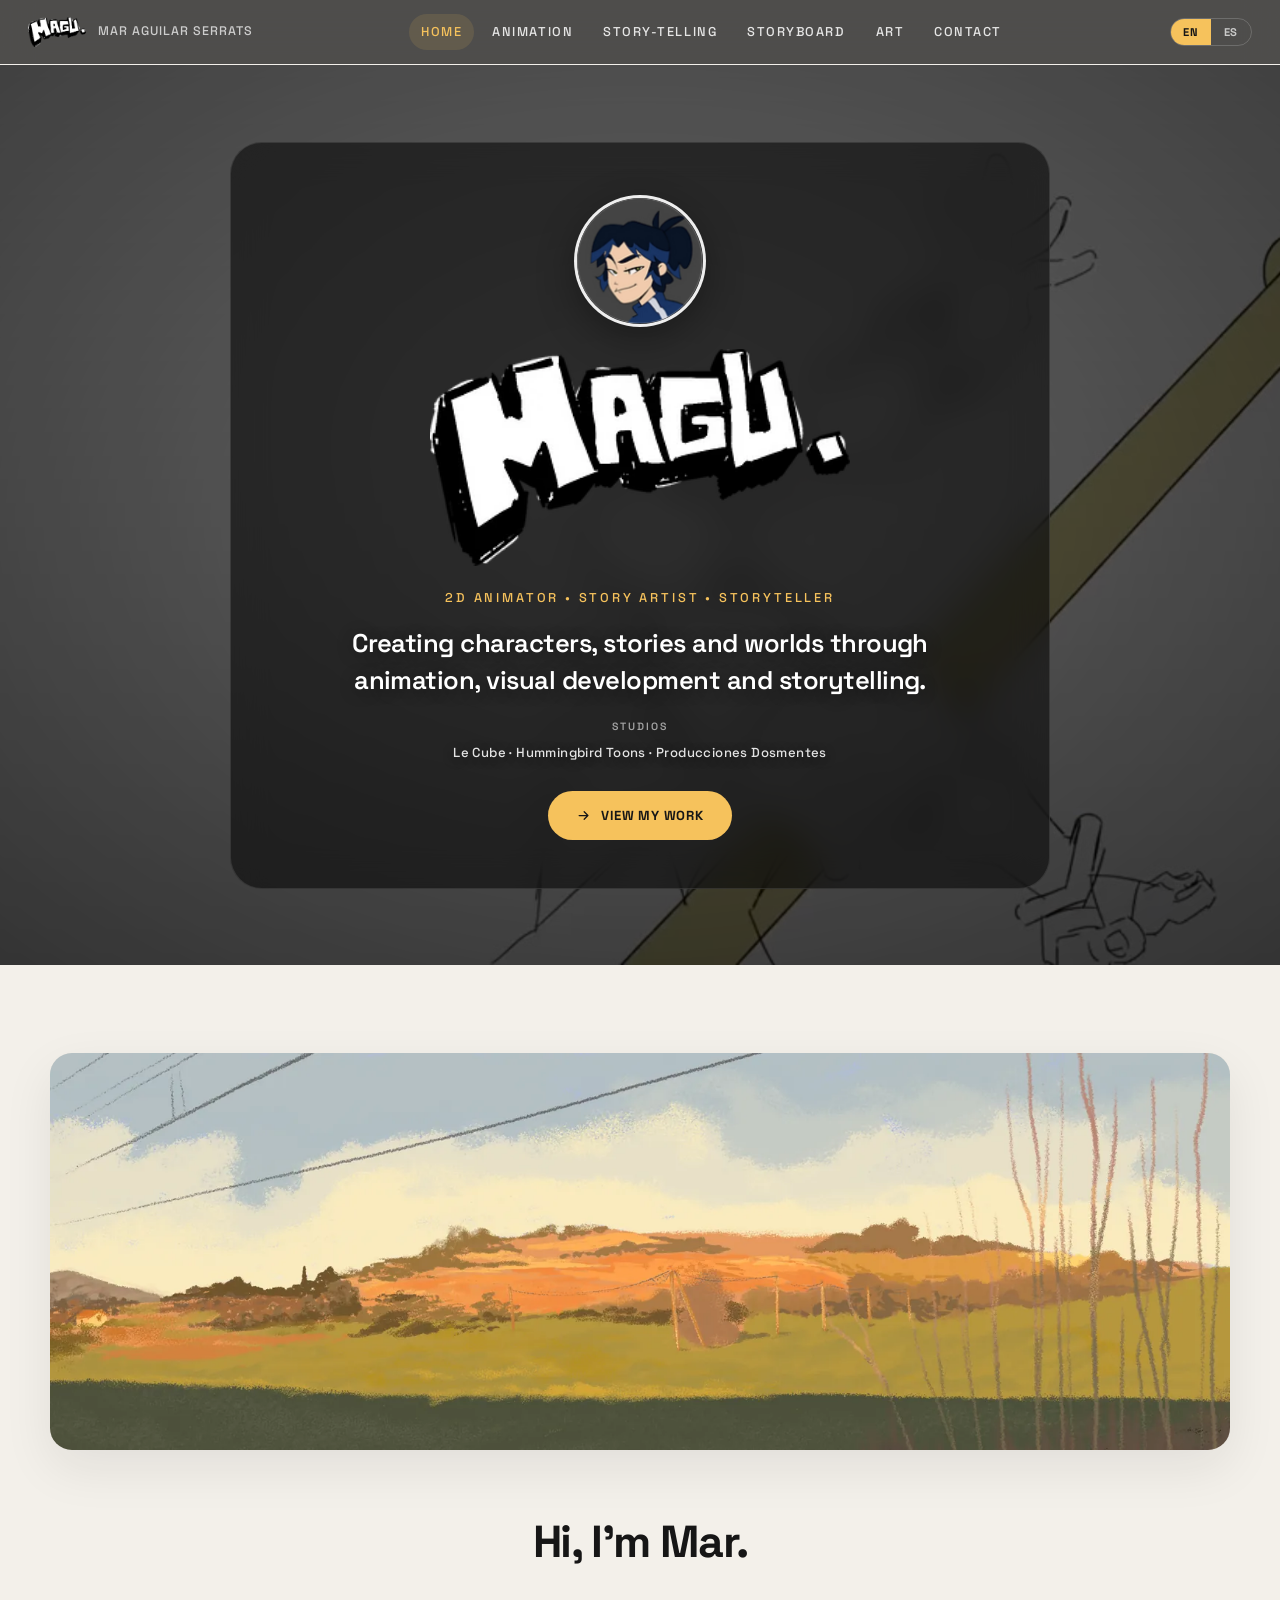
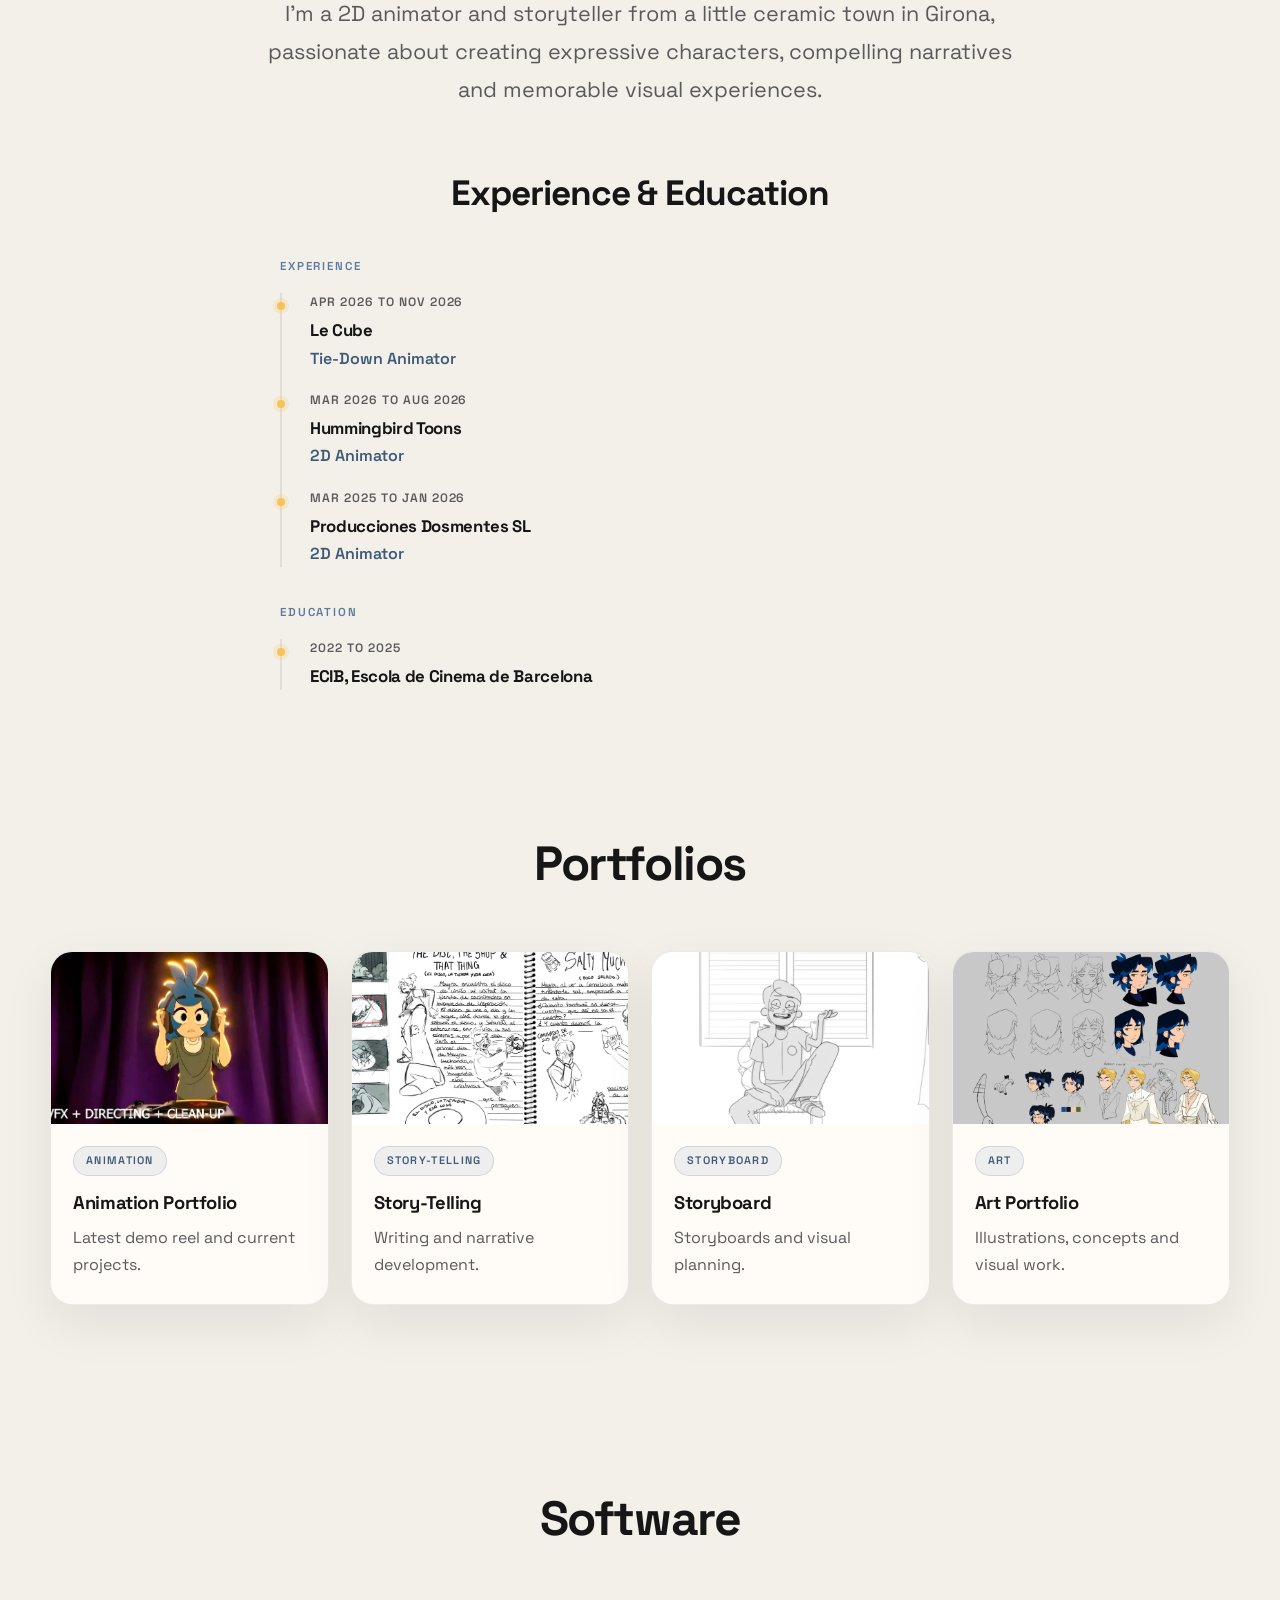
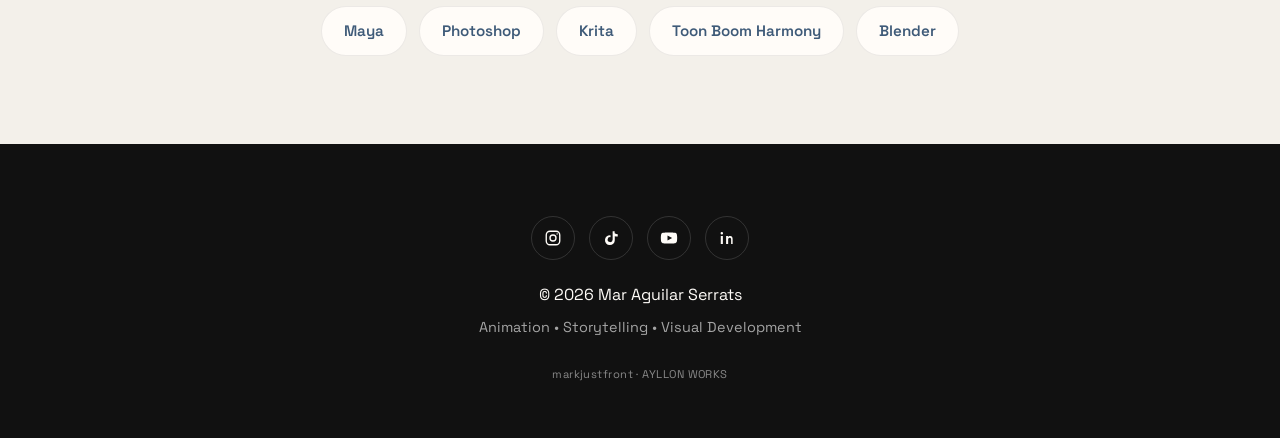
<file: index.html>
<!DOCTYPE html>
<html lang="en">
<head>
    <meta charset="UTF-8">
    <meta name="viewport" content="width=device-width, initial-scale=1.0">
    <title>Mar Aguilar Serrats | MAGU</title>
    <meta name="description" content="Portfolio of Mar Aguilar Serrats (MAGU): animation, story art, storytelling and visual development.">
    <meta property="og:title" content="Mar Aguilar Serrats | MAGU">
    <meta property="og:description" content="Portfolio of Mar Aguilar Serrats (MAGU): animation, story art, storytelling and visual development.">
    <meta property="og:type" content="website">
    <meta name="twitter:card" content="summary_large_image">
    <meta name="twitter:title" content="Mar Aguilar Serrats | MAGU">
    <meta name="twitter:description" content="Portfolio of Mar Aguilar Serrats (MAGU): animation, story art, storytelling and visual development.">
    <link rel="icon" href="images/favicon.png" type="image/png">
    <link rel="apple-touch-icon" href="images/apple-touch-icon.png">
    <link rel="stylesheet" href="css/fonts.css">
    <link rel="stylesheet" href="css/style.css">
    <link rel="preload" href="images/Home/magu.webp" as="image" type="image/webp">
    <script>
      /* Show the logo overlay before the first paint, only on the first
         page of a visit. Keep in sync with js/loader.js. */
      (function () {
        try {
          var html = document.documentElement;
          html.classList.add("js");
          var q = location.search;
          if (/(?:\?|&)loader=0(?:&|$)/.test(q)) return;
          if (window.matchMedia("(prefers-reduced-motion: reduce)").matches) return;
          var freeze = /(?:\?|&)freeze=([0-9]*\.?[0-9]+)(?:&|$)/.exec(q);
          if (freeze) {
            html.classList.add("is-loading");
            html.setAttribute("data-freeze", freeze[1]);
            html.style.setProperty("--freeze", "-" + freeze[1] + "s");
            return;
          }
          var force = /(?:\?|&)loader=1(?:&|$)/.test(q);
          if (!force && sessionStorage.getItem("magu-loader") === "1") return;
          html.classList.add("is-loading");
        } catch (e) {}
      })();
    </script>
    <script src="js/loader.js" defer></script>
</head>
<body data-page="home">
    <div id="loader" class="loader" aria-hidden="true">
        <picture>
            <source type="image/webp" srcset="images/Home/magu.webp">
            <img class="loader-mark" src="images/Home/magu.png" alt="" width="300" height="155">
        </picture>
    </div>

    <div id="navbar"></div>

    <header class="hero-video" id="main">
        <video autoplay muted loop playsinline preload="metadata" poster="images/Home/hero-poster.jpg">
            <source src="videos/hero-video.webm" type="video/webm">
            <source src="videos/hero-video.mp4" type="video/mp4">
        </video>
        <div class="overlay"></div>
        <div class="hero-content">
            <h1 class="sr-only" data-i18n="home.h1">Mar Aguilar Serrats, MAGU</h1>
            <picture>
                <source type="image/webp" srcset="images/Home/mayra.webp">
                <img src="images/Home/mayra.png" alt="Mar Aguilar Serrats" width="512" height="512" loading="eager" fetchpriority="high" data-i18n-alt="alt.avatar" class="hero-avatar">
            </picture>
            <picture>
                <source type="image/webp" srcset="images/Home/magu.webp">
                <img src="images/Home/magu.png" alt="MAGU" width="300" height="155" loading="eager" fetchpriority="high" data-i18n-alt="alt.logo" class="hero-logo">
            </picture>
            <p class="hero-subtitle" data-i18n="home.subtitle">2D Animator • Story Artist • Storyteller</p>
            <p class="hero-description" data-i18n="home.desc">Creating characters, stories and worlds through animation, visual development and storytelling.</p>
            <p class="hero-studios">
                <span class="hero-studios-label" data-i18n="home.studiosLabel">Studios</span>
                <span class="hero-studios-names">Le Cube · Hummingbird Toons · Producciones Dosmentes</span>
            </p>
            <a href="#portfolios" class="hero-button">
                <svg class="icon" aria-hidden="true"><use href="icons.svg#icon-arrow-right"></use></svg>
                <span data-i18n="home.cta">View my work</span>
            </a>
        </div>
    </header>

    <section class="section about">
        <div class="wrap painted-band reveal">
            <picture>
                <source type="image/webp" srcset="images/Home/painted-banner-800.webp 800w, images/Home/painted-banner-1600.webp 1600w, images/Home/painted-banner-2400.webp 2400w" sizes="(max-width: 1228px) calc(100vw - 48px), 1180px">
                <img src="images/Home/painted-banner.jpg" alt="Painted landscape by Mar Aguilar Serrats" width="1600" height="537" loading="lazy" data-i18n-alt="alt.paintedBanner">
            </picture>
        </div>
        <div class="wrap--s reveal">
            <h2 data-i18n="home.hello">Hi, I’m Mar.</h2>
            <p class="lede" data-i18n="home.about">I’m a 2D animator and storyteller from a little ceramic town in Girona, passionate about creating expressive characters, compelling narratives and memorable visual experiences.</p>
        </div>
        <div class="wrap--m cv-home reveal">
            <h2 class="section-title" data-i18n="cv.title">Experience &amp; Education</h2>
            <div class="cv-timeline cv-timeline--compact">
                <h3 class="cv-heading" data-i18n="cv.experience">Experience</h3>
                <ol class="cv-list">
                    <li class="cv-item">
                        <span class="cv-dates" data-i18n="cv.lecube.dates">Apr 2026 to Nov 2026</span>
                        <h4>Le Cube</h4>
                        <p class="cv-role" data-i18n="cv.lecube.role">Tie-Down Animator</p>
                    </li>
                    <li class="cv-item">
                        <span class="cv-dates" data-i18n="cv.hummingbird.dates">Mar 2026 to Aug 2026</span>
                        <h4>Hummingbird Toons</h4>
                        <p class="cv-role" data-i18n="cv.hummingbird.role">2D Animator</p>
                    </li>
                    <li class="cv-item">
                        <span class="cv-dates" data-i18n="cv.dosmentes.dates">Mar 2025 to Jan 2026</span>
                        <h4>Producciones Dosmentes SL</h4>
                        <p class="cv-role" data-i18n="cv.dosmentes.role">2D Animator</p>
                    </li>
                </ol>
                <h3 class="cv-heading" data-i18n="cv.education">Education</h3>
                <ol class="cv-list">
                    <li class="cv-item">
                        <span class="cv-dates" data-i18n="cv.ecib.dates">2022 to 2025</span>
                        <h4>ECIB, Escola de Cinema de Barcelona</h4>
                    </li>
                </ol>
            </div>
        </div>
    </section>

    <section id="portfolios" class="section--tight">
        <div class="wrap">
            <h2 class="section-title reveal" data-i18n="home.portfolios">Portfolios</h2>
            <div class="card-grid">
                <a href="animation.html" class="portfolio-card reveal">
                    <div class="card-media"><picture>
                <source type="image/webp" srcset="images/Animations/animation.webp">
                <img src="images/Animations/animation.jpg" alt="Animation portfolio" width="623" height="386" loading="lazy" data-i18n-alt="alt.animCard">
            </picture></div>
                    <div class="card-body">
                        <span class="tag" data-i18n="home.anim.tag">Animation</span>
                        <h3 data-i18n="home.anim.title">Animation Portfolio</h3>
                        <p data-i18n="home.anim.desc">Latest demo reel and current projects.</p>
                    </div>
                </a>
                <a href="story-telling.html" class="portfolio-card reveal">
                    <div class="card-media"><picture>
                <source type="image/webp" srcset="images/Story-Telling/mayra_ref_edited-800.webp 800w, images/Story-Telling/mayra_ref_edited-1600.webp 1600w, images/Story-Telling/mayra_ref_edited-1869.webp 1869w" sizes="(max-width: 640px) 100vw, (max-width: 1100px) 50vw, 300px">
                <img src="images/Story-Telling/mayra_ref_edited.png" alt="Storytelling" width="1432" height="1200" loading="lazy" data-i18n-alt="alt.storyCard">
            </picture></div>
                    <div class="card-body">
                        <span class="tag" data-i18n="home.st.tag">Story-Telling</span>
                        <h3 data-i18n="home.st.title">Story-Telling</h3>
                        <p data-i18n="home.st.desc">Writing and narrative development.</p>
                    </div>
                </a>
                <a href="storyboard.html" class="portfolio-card reveal">
                    <div class="card-media"><picture>
                <source type="image/webp" srcset="images/Storyboard/entre_mesas_ref_edited-800.webp 800w, images/Storyboard/entre_mesas_ref_edited-1135.webp 1135w" sizes="(max-width: 640px) 100vw, (max-width: 1100px) 50vw, 300px">
                <img src="images/Storyboard/entre_mesas_ref_edited.jpeg" alt="Storyboard" width="358" height="212" loading="lazy" data-i18n-alt="alt.sbCard">
            </picture></div>
                    <div class="card-body">
                        <span class="tag" data-i18n="home.sb.tag">Storyboard</span>
                        <h3 data-i18n="home.sb.title">Storyboard</h3>
                        <p data-i18n="home.sb.desc">Storyboards and visual planning.</p>
                    </div>
                </a>
                <a href="art.html" class="portfolio-card reveal">
                    <div class="card-media"><picture>
                <source type="image/webp" srcset="images/Art/art9-800.webp 800w, images/Art/art9-1600.webp 1600w, images/Art/art9-2400.webp 2400w" sizes="(max-width: 640px) 100vw, (max-width: 1100px) 50vw, 300px">
                <img src="images/Art/art9.png" alt="Art" width="600" height="424" loading="lazy" data-i18n-alt="alt.artCard">
            </picture></div>
                    <div class="card-body">
                        <span class="tag" data-i18n="home.art.tag">Art</span>
                        <h3 data-i18n="home.art.title">Art Portfolio</h3>
                        <p data-i18n="home.art.desc">Illustrations, concepts and visual work.</p>
                    </div>
                </a>
            </div>
        </div>
    </section>

    <section class="section">
        <div class="wrap reveal">
            <h2 class="section-title" data-i18n="home.software">Software</h2>
            <div class="skills-grid">
                <span>Maya</span>
                <span>Photoshop</span>
                <span>Krita</span>
                <span>Toon Boom Harmony</span>
                <span>Blender</span>
            </div>
        </div>
    </section>
    <div id="footer"></div>

    <script src="js/i18n.js" defer></script>
    <script src="js/components.js" defer></script>
    <script src="js/lightbox.js" defer></script>
    <script src="js/ui.js" defer></script>
</body>
</html>
</file>
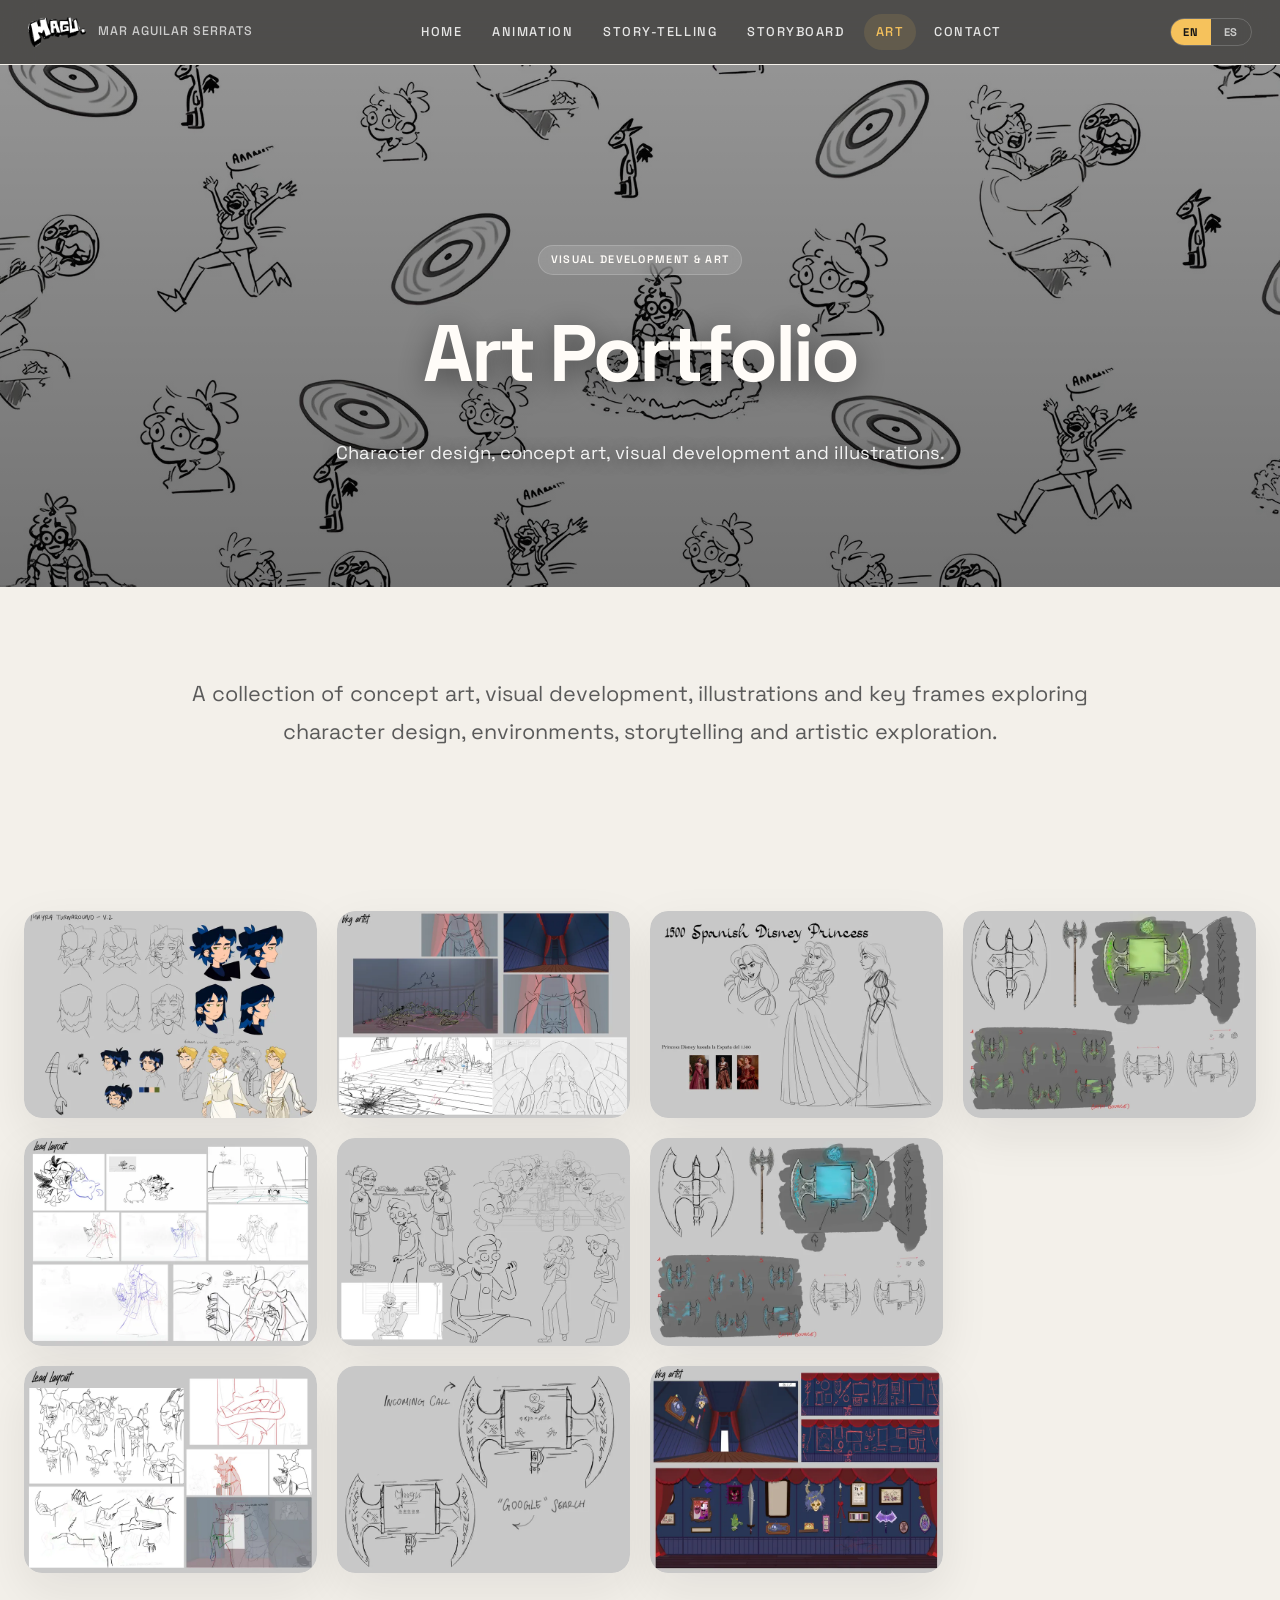
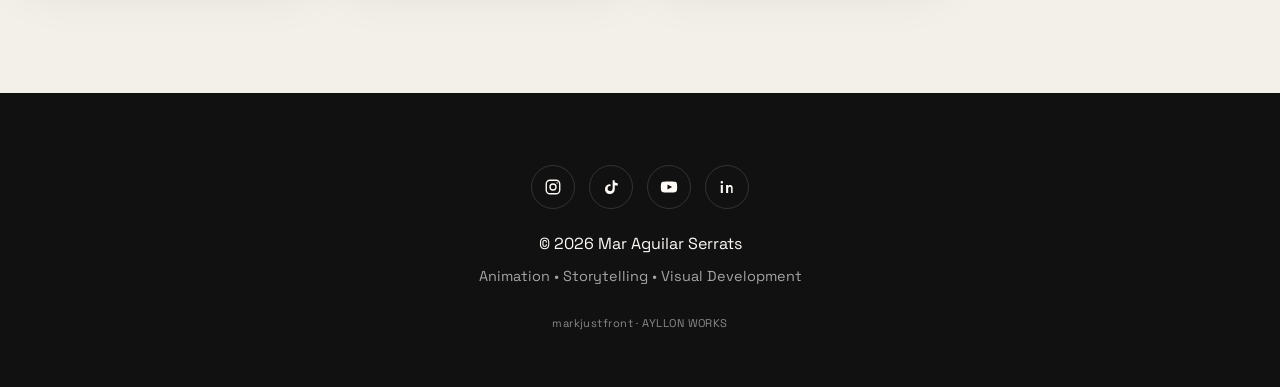
<file: art.html>
<!DOCTYPE html>
<html lang="en">
<head>
    <meta charset="UTF-8">
    <meta name="viewport" content="width=device-width, initial-scale=1.0">
    <title>Art | Mar Aguilar Serrats | MAGU</title>
    <meta name="description" content="Character design, concept art, visual development and illustrations by Mar Aguilar Serrats (MAGU).">
    <meta property="og:title" content="Art | Mar Aguilar Serrats | MAGU">
    <meta property="og:description" content="Character design, concept art, visual development and illustrations by Mar Aguilar Serrats (MAGU).">
    <meta property="og:type" content="website">
    <meta name="twitter:card" content="summary_large_image">
    <meta name="twitter:title" content="Art | Mar Aguilar Serrats | MAGU">
    <meta name="twitter:description" content="Character design, concept art, visual development and illustrations by Mar Aguilar Serrats (MAGU).">
    <link rel="icon" href="images/favicon.png" type="image/png">
    <link rel="apple-touch-icon" href="images/apple-touch-icon.png">
    <link rel="stylesheet" href="css/fonts.css">
    <link rel="stylesheet" href="css/style.css">
    <link rel="preload" href="images/Home/magu.webp" as="image" type="image/webp">
    <script>
      /* Show the logo overlay before the first paint, only on the first
         page of a visit. Keep in sync with js/loader.js. */
      (function () {
        try {
          var html = document.documentElement;
          html.classList.add("js");
          var q = location.search;
          if (/(?:\?|&)loader=0(?:&|$)/.test(q)) return;
          if (window.matchMedia("(prefers-reduced-motion: reduce)").matches) return;
          var freeze = /(?:\?|&)freeze=([0-9]*\.?[0-9]+)(?:&|$)/.exec(q);
          if (freeze) {
            html.classList.add("is-loading");
            html.setAttribute("data-freeze", freeze[1]);
            html.style.setProperty("--freeze", "-" + freeze[1] + "s");
            return;
          }
          var force = /(?:\?|&)loader=1(?:&|$)/.test(q);
          if (!force && sessionStorage.getItem("magu-loader") === "1") return;
          html.classList.add("is-loading");
        } catch (e) {}
      })();
    </script>
    <script src="js/loader.js" defer></script>
</head>
<body data-page="art">
    <div id="loader" class="loader" aria-hidden="true">
        <picture>
            <source type="image/webp" srcset="images/Home/magu.webp">
            <img class="loader-mark" src="images/Home/magu.png" alt="" width="300" height="155">
        </picture>
    </div>

    <div id="navbar"></div>

    <section class="page-hero" id="main">
        <span class="hero-label" data-i18n="art.label">Visual Development &amp; Art</span>
        <h1 data-i18n="art.h1">Art Portfolio</h1>
        <p data-i18n="art.lead">Character design, concept art, visual development and illustrations.</p>
    </section>

    <section class="section">
        <div class="wrap--m reveal">
            <p class="lede" data-i18n="art.intro">A collection of concept art, visual development, illustrations and key frames exploring character design, environments, storytelling and artistic exploration.</p>
        </div>
    </section>

    <section class="gallery-container">
        <div class="gallery">
            <figure>
                <button type="button" data-lightbox data-full="images/Art/art9-2400.webp" data-i18n-caption="art.cap9" data-caption="Artwork 9">
                    <picture>
                <source type="image/webp" srcset="images/Art/art9-800.webp 800w, images/Art/art9-1600.webp 1600w, images/Art/art9-2400.webp 2400w" sizes="(max-width: 620px) calc(100vw - 32px), (max-width: 900px) 45vw, (max-width: 1240px) 30vw, 360px">
                <img src="images/Art/art9.png" alt="Artwork 9" width="600" height="424" loading="lazy" data-i18n-alt="art.cap9">
            </picture>
                </button>
            </figure>
            <figure>
                <button type="button" data-lightbox data-full="images/Art/art4-2400.webp" data-i18n-caption="art.cap4" data-caption="Artwork 4">
                    <picture>
                <source type="image/webp" srcset="images/Art/art4-800.webp 800w, images/Art/art4-1600.webp 1600w, images/Art/art4-2400.webp 2400w" sizes="(max-width: 620px) calc(100vw - 32px), (max-width: 900px) 45vw, (max-width: 1240px) 30vw, 360px">
                <img src="images/Art/art4.png" alt="Artwork 4" width="600" height="424" loading="lazy" data-i18n-alt="art.cap4">
            </picture>
                </button>
            </figure>
            <figure>
                <button type="button" data-lightbox data-full="images/Art/art1-2400.webp" data-i18n-caption="art.cap1" data-caption="Artwork 1">
                    <picture>
                <source type="image/webp" srcset="images/Art/art1-800.webp 800w, images/Art/art1-1600.webp 1600w, images/Art/art1-2400.webp 2400w" sizes="(max-width: 620px) calc(100vw - 32px), (max-width: 900px) 45vw, (max-width: 1240px) 30vw, 360px">
                <img src="images/Art/art1.png" alt="Artwork 1" width="600" height="424" loading="lazy" data-i18n-alt="art.cap1">
            </picture>
                </button>
            </figure>
            <figure>
                <button type="button" data-lightbox data-full="images/Art/art7-2400.webp" data-i18n-caption="art.cap7" data-caption="Artwork 7">
                    <picture>
                <source type="image/webp" srcset="images/Art/art7-800.webp 800w, images/Art/art7-1600.webp 1600w, images/Art/art7-2400.webp 2400w" sizes="(max-width: 620px) calc(100vw - 32px), (max-width: 900px) 45vw, (max-width: 1240px) 30vw, 360px">
                <img src="images/Art/art7.png" alt="Artwork 7" width="600" height="424" loading="lazy" data-i18n-alt="art.cap7">
            </picture>
                </button>
            </figure>
            <figure>
                <button type="button" data-lightbox data-full="images/Art/art10-2400.webp" data-i18n-caption="art.cap10" data-caption="Artwork 10">
                    <picture>
                <source type="image/webp" srcset="images/Art/art10-800.webp 800w, images/Art/art10-1600.webp 1600w, images/Art/art10-2400.webp 2400w" sizes="(max-width: 620px) calc(100vw - 32px), (max-width: 900px) 45vw, (max-width: 1240px) 30vw, 360px">
                <img src="images/Art/art10.png" alt="Artwork 10" width="600" height="424" loading="lazy" data-i18n-alt="art.cap10">
            </picture>
                </button>
            </figure>
            <figure>
                <button type="button" data-lightbox data-full="images/Art/art2-2400.webp" data-i18n-caption="art.cap2" data-caption="Artwork 2">
                    <picture>
                <source type="image/webp" srcset="images/Art/art2-800.webp 800w, images/Art/art2-1600.webp 1600w, images/Art/art2-2400.webp 2400w" sizes="(max-width: 620px) calc(100vw - 32px), (max-width: 900px) 45vw, (max-width: 1240px) 30vw, 360px">
                <img src="images/Art/art2.png" alt="Artwork 2" width="600" height="424" loading="lazy" data-i18n-alt="art.cap2">
            </picture>
                </button>
            </figure>
            <figure>
                <button type="button" data-lightbox data-full="images/Art/art5-2400.webp" data-i18n-caption="art.cap5" data-caption="Artwork 5">
                    <picture>
                <source type="image/webp" srcset="images/Art/art5-800.webp 800w, images/Art/art5-1600.webp 1600w, images/Art/art5-2400.webp 2400w" sizes="(max-width: 620px) calc(100vw - 32px), (max-width: 900px) 45vw, (max-width: 1240px) 30vw, 360px">
                <img src="images/Art/art5.png" alt="Artwork 5" width="600" height="424" loading="lazy" data-i18n-alt="art.cap5">
            </picture>
                </button>
            </figure>
            <figure>
                <button type="button" data-lightbox data-full="images/Art/art8-2400.webp" data-i18n-caption="art.cap8" data-caption="Artwork 8">
                    <picture>
                <source type="image/webp" srcset="images/Art/art8-800.webp 800w, images/Art/art8-1600.webp 1600w, images/Art/art8-2400.webp 2400w" sizes="(max-width: 620px) calc(100vw - 32px), (max-width: 900px) 45vw, (max-width: 1240px) 30vw, 360px">
                <img src="images/Art/art8.png" alt="Artwork 8" width="600" height="424" loading="lazy" data-i18n-alt="art.cap8">
            </picture>
                </button>
            </figure>
            <figure>
                <button type="button" data-lightbox data-full="images/Art/art3-2400.webp" data-i18n-caption="art.cap3" data-caption="Artwork 3">
                    <picture>
                <source type="image/webp" srcset="images/Art/art3-800.webp 800w, images/Art/art3-1600.webp 1600w, images/Art/art3-2400.webp 2400w" sizes="(max-width: 620px) calc(100vw - 32px), (max-width: 900px) 45vw, (max-width: 1240px) 30vw, 360px">
                <img src="images/Art/art3.png" alt="Artwork 3" width="600" height="424" loading="lazy" data-i18n-alt="art.cap3">
            </picture>
                </button>
            </figure>
            <figure>
                <button type="button" data-lightbox data-full="images/Art/art6-2400.webp" data-i18n-caption="art.cap6" data-caption="Artwork 6">
                    <picture>
                <source type="image/webp" srcset="images/Art/art6-800.webp 800w, images/Art/art6-1600.webp 1600w, images/Art/art6-2400.webp 2400w" sizes="(max-width: 620px) calc(100vw - 32px), (max-width: 900px) 45vw, (max-width: 1240px) 30vw, 360px">
                <img src="images/Art/art6.png" alt="Artwork 6" width="600" height="424" loading="lazy" data-i18n-alt="art.cap6">
            </picture>
                </button>
            </figure>
        </div>
    </section>

    <div id="lightbox" role="dialog" aria-modal="true" aria-hidden="true" data-i18n-aria="art.lightbox" aria-label="Artwork viewer">
        <button type="button" class="lb-btn lb-close" id="lightbox-close" data-i18n-aria="art.close" aria-label="Close">
            <svg width="22" height="22" viewBox="0 0 24 24" fill="none" stroke="currentColor" stroke-width="1.8" stroke-linecap="round" aria-hidden="true"><path d="M6 6l12 12M18 6L6 18"/></svg>
        </button>
        <button type="button" class="lb-btn lb-prev" id="lightbox-prev" data-i18n-aria="art.prev" aria-label="Previous artwork">
            <svg width="22" height="22" viewBox="0 0 24 24" fill="none" stroke="currentColor" stroke-width="2" stroke-linecap="round" stroke-linejoin="round" aria-hidden="true"><path d="M15 5l-8 7 8 7"/></svg>
        </button>
        <button type="button" class="lb-btn lb-next" id="lightbox-next" data-i18n-aria="art.next" aria-label="Next artwork">
            <svg width="22" height="22" viewBox="0 0 24 24" fill="none" stroke="currentColor" stroke-width="2" stroke-linecap="round" stroke-linejoin="round" aria-hidden="true"><path d="M9 5l8 7-8 7"/></svg>
        </button>
        <figure>
            <img id="lightbox-img" alt="" src="[data-uri]">
            <figcaption id="lightbox-caption"></figcaption>
        </figure>
    </div>
    <div id="footer"></div>

    <script src="js/i18n.js" defer></script>
    <script src="js/components.js" defer></script>
    <script src="js/lightbox.js" defer></script>
    <script src="js/ui.js" defer></script>
</body>
</html>
</file>
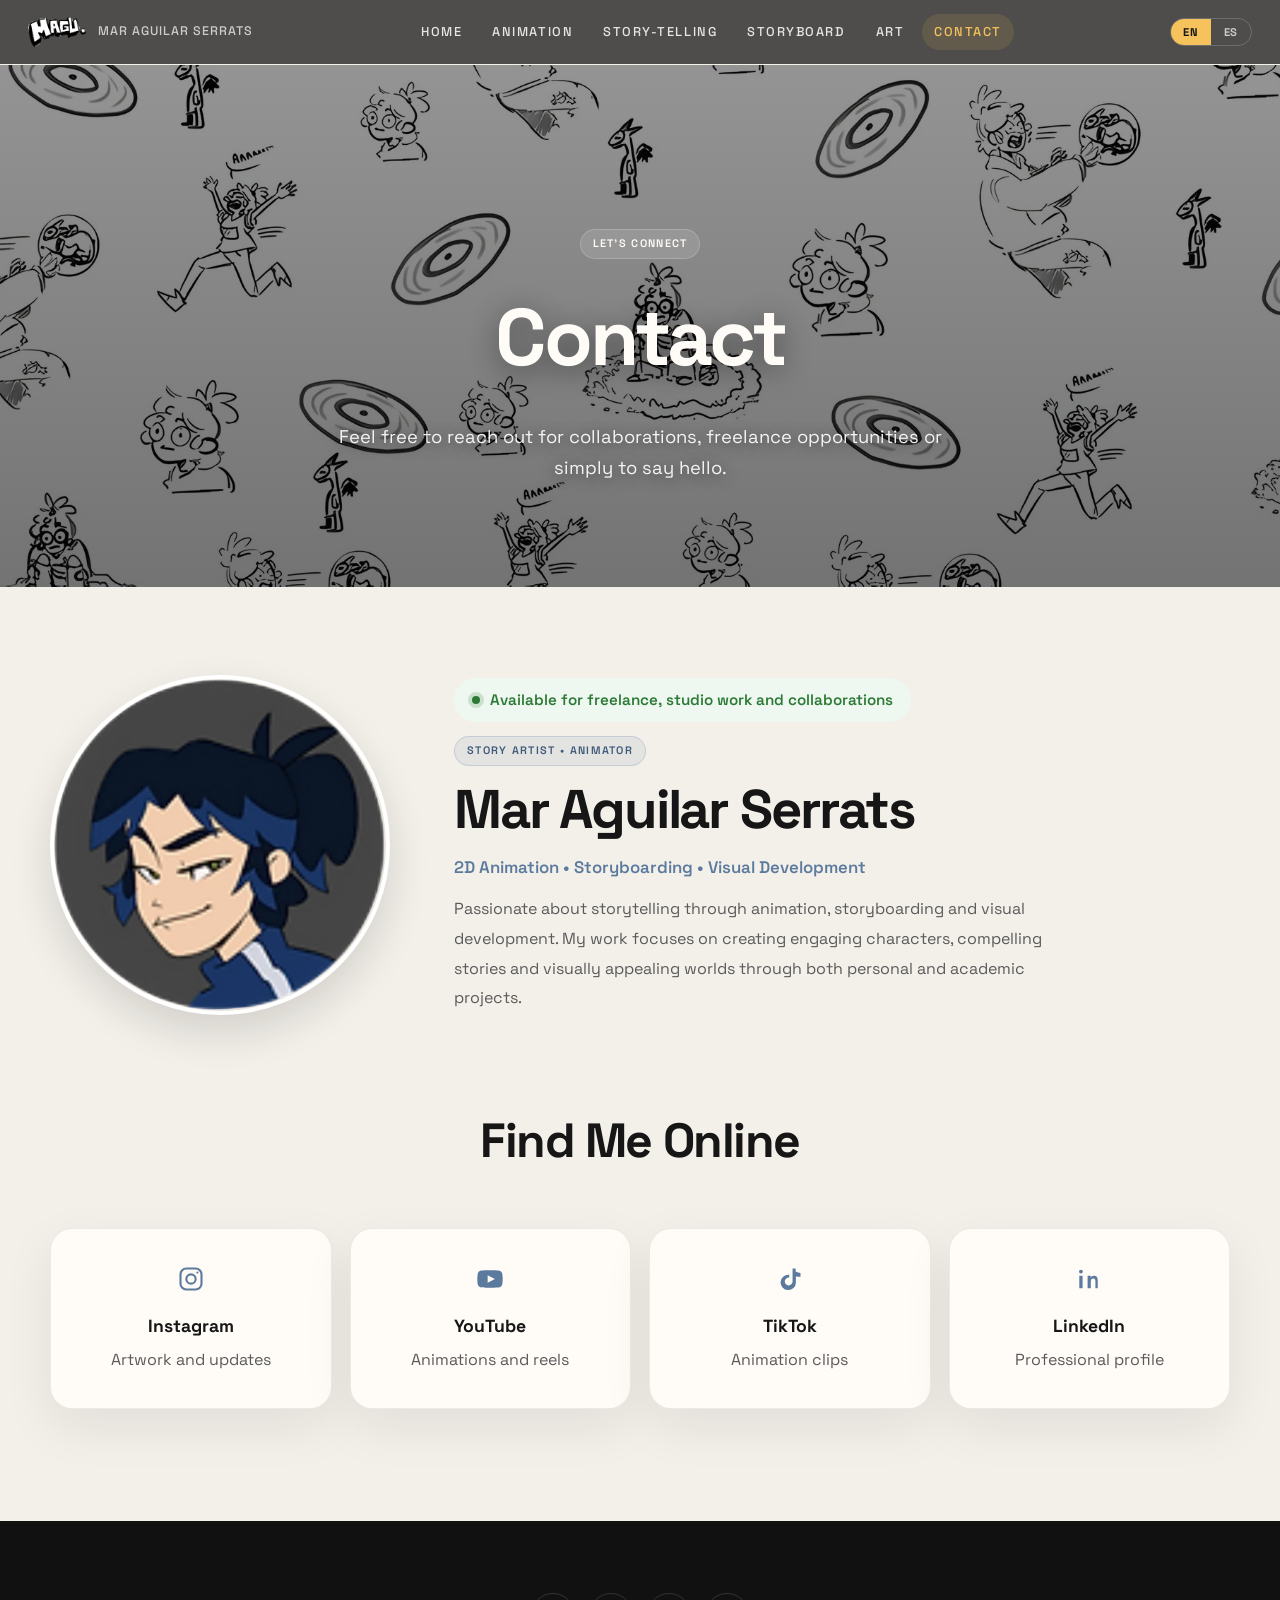
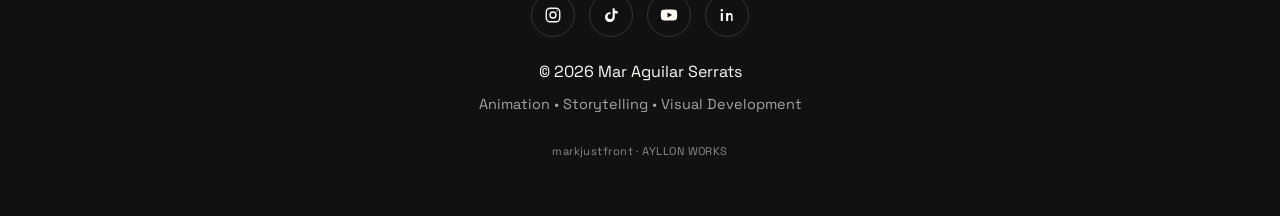
<file: contact.html>
<!DOCTYPE html>
<html lang="en">
<head>
    <meta charset="UTF-8">
    <meta name="viewport" content="width=device-width, initial-scale=1.0">
    <title>Contact | Mar Aguilar Serrats | MAGU</title>
    <meta name="description" content="Contact Mar Aguilar Serrats (MAGU) about freelance work, studio work and collaborations in animation, storyboarding and visual development.">
    <meta property="og:title" content="Contact | Mar Aguilar Serrats | MAGU">
    <meta property="og:description" content="Contact Mar Aguilar Serrats (MAGU) about freelance work, studio work and collaborations in animation, storyboarding and visual development.">
    <meta property="og:type" content="website">
    <meta name="twitter:card" content="summary_large_image">
    <meta name="twitter:title" content="Contact | Mar Aguilar Serrats | MAGU">
    <meta name="twitter:description" content="Contact Mar Aguilar Serrats (MAGU) about freelance work, studio work and collaborations in animation, storyboarding and visual development.">
    <link rel="icon" href="images/favicon.png" type="image/png">
    <link rel="apple-touch-icon" href="images/apple-touch-icon.png">
    <link rel="stylesheet" href="css/fonts.css">
    <link rel="stylesheet" href="css/style.css">
    <link rel="preload" href="images/Home/magu.webp" as="image" type="image/webp">
    <script>
      /* Show the logo overlay before the first paint, only on the first
         page of a visit. Keep in sync with js/loader.js. */
      (function () {
        try {
          var html = document.documentElement;
          html.classList.add("js");
          var q = location.search;
          if (/(?:\?|&)loader=0(?:&|$)/.test(q)) return;
          if (window.matchMedia("(prefers-reduced-motion: reduce)").matches) return;
          var freeze = /(?:\?|&)freeze=([0-9]*\.?[0-9]+)(?:&|$)/.exec(q);
          if (freeze) {
            html.classList.add("is-loading");
            html.setAttribute("data-freeze", freeze[1]);
            html.style.setProperty("--freeze", "-" + freeze[1] + "s");
            return;
          }
          var force = /(?:\?|&)loader=1(?:&|$)/.test(q);
          if (!force && sessionStorage.getItem("magu-loader") === "1") return;
          html.classList.add("is-loading");
        } catch (e) {}
      })();
    </script>
    <script src="js/loader.js" defer></script>
</head>
<body data-page="contact">
    <div id="loader" class="loader" aria-hidden="true">
        <picture>
            <source type="image/webp" srcset="images/Home/magu.webp">
            <img class="loader-mark" src="images/Home/magu.png" alt="" width="300" height="155">
        </picture>
    </div>

    <div id="navbar"></div>

    <section class="page-hero contact-hero" id="main">
        <span class="hero-label" data-i18n="contact.label">Let’s Connect</span>
        <h1 data-i18n="contact.h1">Contact</h1>
        <p data-i18n="contact.lead">Feel free to reach out for collaborations, freelance opportunities or simply to say hello.</p>
    </section>

    <section class="section">
        <div class="wrap">
            <div class="contact-layout reveal">
                <div class="contact-photo">
                    <picture>
                <source type="image/webp" srcset="images/Home/mayra.webp">
                <img src="images/Home/mayra.png" alt="Mar Aguilar Serrats" width="512" height="512" loading="eager" fetchpriority="high" data-i18n-alt="alt.avatar">
            </picture>
                </div>
                <div class="contact-info">
                    <p class="availability-banner">
                        <span class="availability-dot" aria-hidden="true"></span>
                        <span data-i18n="contact.available">Available for freelance, studio work and collaborations</span>
                    </p>
                    <span class="hero-label" data-i18n="contact.roleLabel">Story Artist • Animator</span>
                    <h2>Mar Aguilar Serrats</h2>
                    <p class="contact-role" data-i18n="contact.role">2D Animation • Storyboarding • Visual Development</p>
                    <p class="contact-description" data-i18n="contact.body">Passionate about storytelling through animation, storyboarding and visual development. My work focuses on creating engaging characters, compelling stories and visually appealing worlds through both personal and academic projects.</p>
                </div>
            </div>
        </div>
    </section>

    <section class="section--bottom">
        <div class="wrap">
            <h2 class="section-title reveal" data-i18n="contact.online">Find Me Online</h2>
            <div class="contact-grid">
                <a href="https://www.instagram.com/maraguilarserrats_" target="_blank" rel="noopener noreferrer" class="contact-box reveal">
                    <svg class="icon" aria-hidden="true"><use href="icons.svg#icon-instagram"></use></svg>
                    <h3 data-i18n="social.instagram">Instagram</h3>
                    <p data-i18n="contact.ig.desc">Artwork and updates</p>
                </a>
                <a href="https://www.youtube.com/@MarAguiMAGU/videos" target="_blank" rel="noopener noreferrer" class="contact-box reveal">
                    <svg class="icon" aria-hidden="true"><use href="icons.svg#icon-youtube"></use></svg>
                    <h3 data-i18n="social.youtube">YouTube</h3>
                    <p data-i18n="contact.yt.desc">Animations and reels</p>
                </a>
                <a href="https://www.tiktok.com/@stargirl_051" target="_blank" rel="noopener noreferrer" class="contact-box reveal">
                    <svg class="icon" aria-hidden="true"><use href="icons.svg#icon-tiktok"></use></svg>
                    <h3 data-i18n="social.tiktok">TikTok</h3>
                    <p data-i18n="contact.tt.desc">Animation clips</p>
                </a>
                <a href="https://www.linkedin.com/in/maraguilarserrats-magu/" target="_blank" rel="noopener noreferrer" class="contact-box reveal">
                    <svg class="icon" aria-hidden="true"><use href="icons.svg#icon-linkedin"></use></svg>
                    <h3 data-i18n="social.linkedin">LinkedIn</h3>
                    <p data-i18n="contact.li.desc">Professional profile</p>
                </a>
            </div>
        </div>
    </section>
    <div id="footer"></div>

    <script src="js/i18n.js" defer></script>
    <script src="js/components.js" defer></script>
    <script src="js/lightbox.js" defer></script>
    <script src="js/ui.js" defer></script>
</body>
</html>
</file>
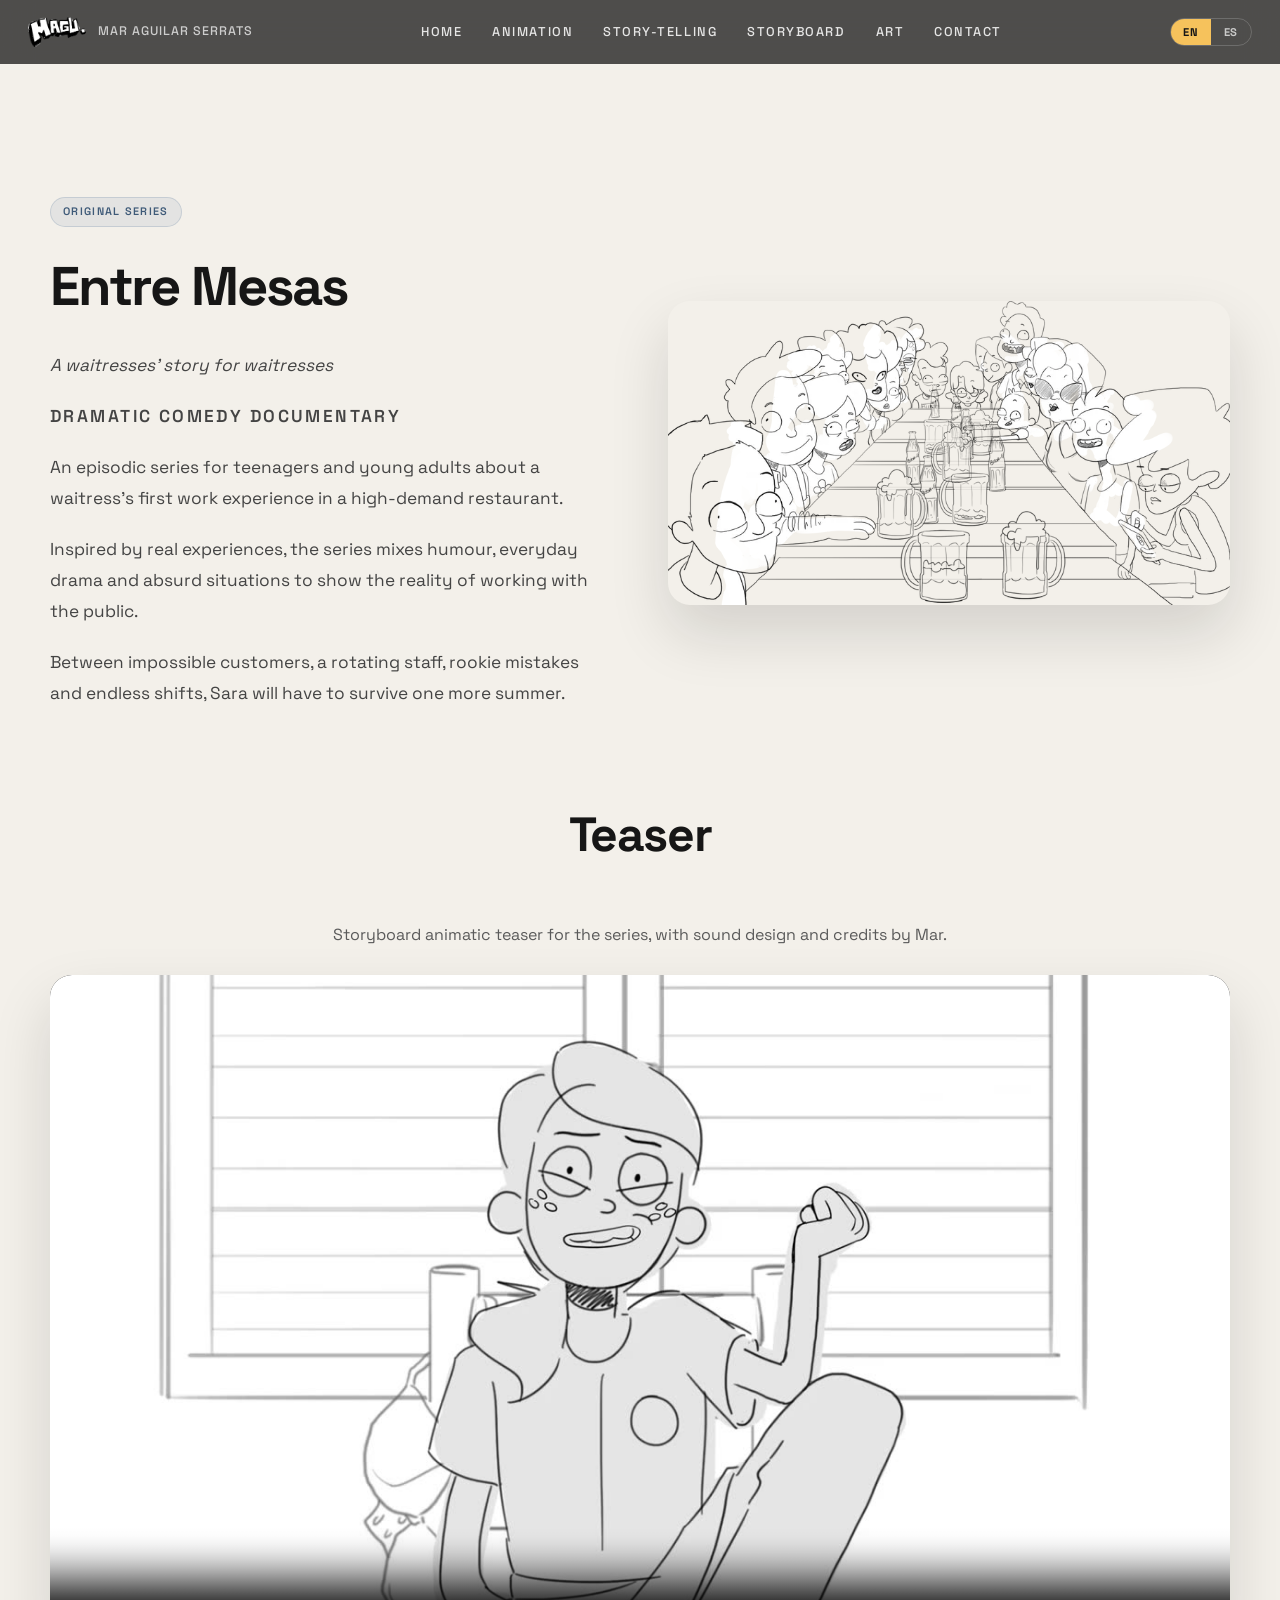
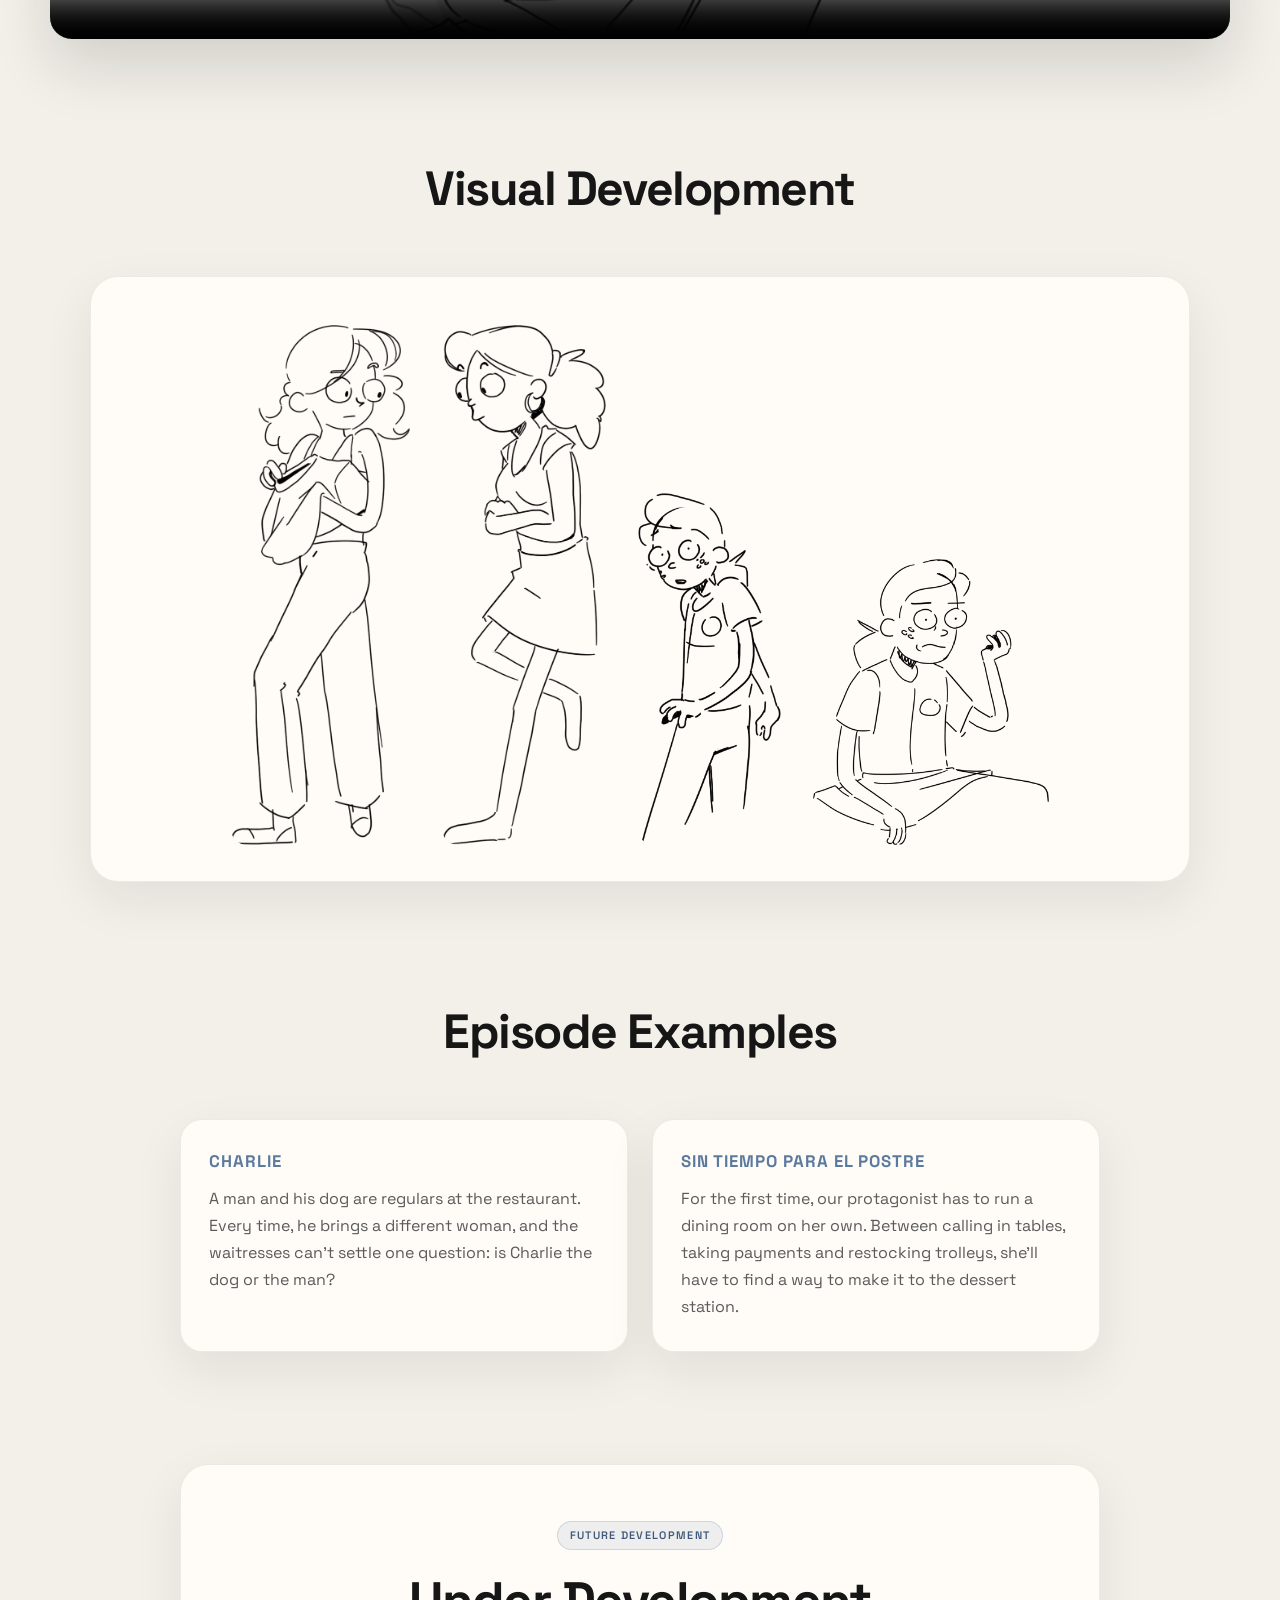
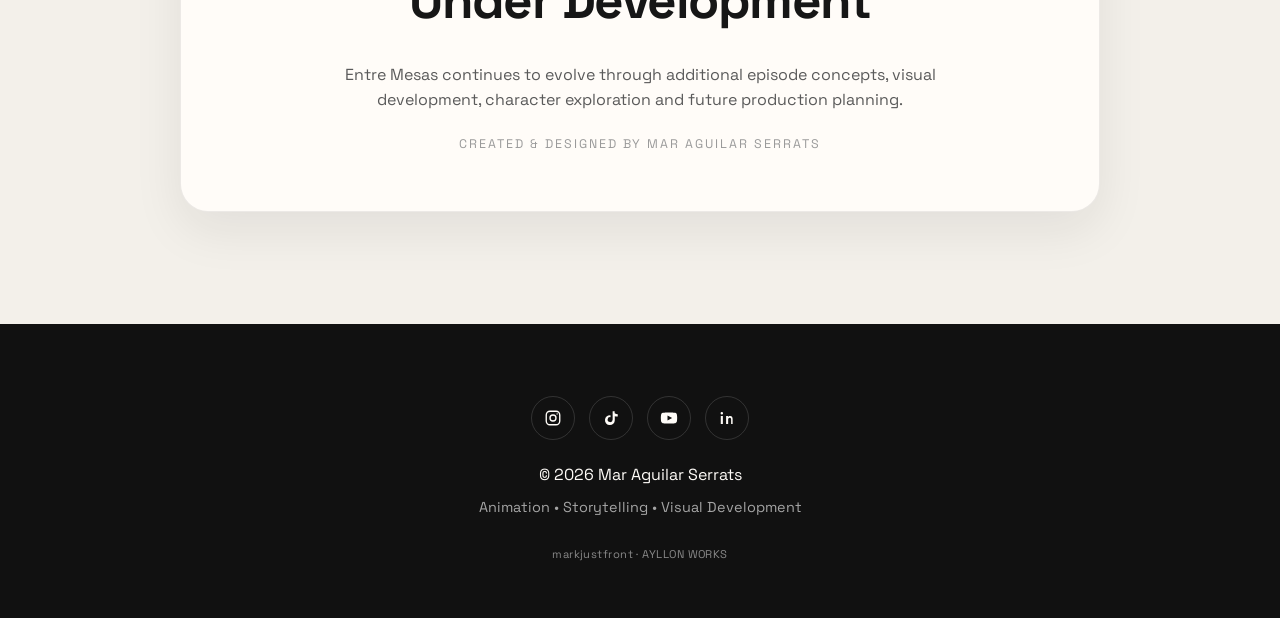
<file: entre-mesas.html>
<!DOCTYPE html>
<html lang="en">
<head>
    <meta charset="UTF-8">
    <meta name="viewport" content="width=device-width, initial-scale=1.0">
    <title>Entre Mesas | Mar Aguilar Serrats | MAGU</title>
    <meta name="description" content="Entre Mesas, an episodic series by Mar Aguilar Serrats (MAGU) about a waitress’s first job in a high-demand restaurant.">
    <meta property="og:title" content="Entre Mesas | Mar Aguilar Serrats | MAGU">
    <meta property="og:description" content="Entre Mesas, an episodic series by Mar Aguilar Serrats (MAGU) about a waitress’s first job in a high-demand restaurant.">
    <meta property="og:type" content="website">
    <meta name="twitter:card" content="summary_large_image">
    <meta name="twitter:title" content="Entre Mesas | Mar Aguilar Serrats | MAGU">
    <meta name="twitter:description" content="Entre Mesas, an episodic series by Mar Aguilar Serrats (MAGU) about a waitress’s first job in a high-demand restaurant.">
    <link rel="icon" href="images/favicon.png" type="image/png">
    <link rel="apple-touch-icon" href="images/apple-touch-icon.png">
    <link rel="stylesheet" href="css/fonts.css">
    <link rel="stylesheet" href="css/style.css">
    <link rel="preload" href="images/Home/magu.webp" as="image" type="image/webp">
    <script>
      /* Show the logo overlay before the first paint, only on the first
         page of a visit. Keep in sync with js/loader.js. */
      (function () {
        try {
          var html = document.documentElement;
          html.classList.add("js");
          var q = location.search;
          if (/(?:\?|&)loader=0(?:&|$)/.test(q)) return;
          if (window.matchMedia("(prefers-reduced-motion: reduce)").matches) return;
          var freeze = /(?:\?|&)freeze=([0-9]*\.?[0-9]+)(?:&|$)/.exec(q);
          if (freeze) {
            html.classList.add("is-loading");
            html.setAttribute("data-freeze", freeze[1]);
            html.style.setProperty("--freeze", "-" + freeze[1] + "s");
            return;
          }
          var force = /(?:\?|&)loader=1(?:&|$)/.test(q);
          if (!force && sessionStorage.getItem("magu-loader") === "1") return;
          html.classList.add("is-loading");
        } catch (e) {}
      })();
    </script>
    <script src="js/loader.js" defer></script>
</head>
<body data-page="entre">
    <div id="loader" class="loader" aria-hidden="true">
        <picture>
            <source type="image/webp" srcset="images/Home/magu.webp">
            <img class="loader-mark" src="images/Home/magu.png" alt="" width="300" height="155">
        </picture>
    </div>

    <div id="navbar"></div>

    <section class="page-block" id="main">
        <div class="wrap">
            <div class="split">
                <div class="split-text stack reveal">
                    <span class="hero-label kicker" data-i18n="entre.kicker">Original Series</span>
                    <h1 data-i18n="entre.h1">Entre Mesas</h1>
                    <p class="italic" data-i18n="entre.tagline">A waitresses’ story for waitresses</p>
                    <p class="genre-line" data-i18n="entre.genre">Dramatic comedy documentary</p>
                    <p data-i18n="entre.p1">An episodic series for teenagers and young adults about a waitress’s first work experience in a high-demand restaurant.</p>
                    <p data-i18n="entre.p2">Inspired by real experiences, the series mixes humour, everyday drama and absurd situations to show the reality of working with the public.</p>
                    <p data-i18n="entre.p3">Between impossible customers, a rotating staff, rookie mistakes and endless shifts, Sara will have to survive one more summer.</p>
                </div>
                <div class="rounded-media reveal">
                    <button type="button" data-lightbox data-full="images/Story-Telling/Entre-Mesas/art5-2400.webp" data-i18n-caption="alt.entreConcept" data-caption="Concept sheet">
                        <picture>
                <source type="image/webp" srcset="images/Story-Telling/Entre-Mesas/art5-800.webp 800w, images/Story-Telling/Entre-Mesas/art5-1600.webp 1600w, images/Story-Telling/Entre-Mesas/art5-2400.webp 2400w" sizes="(max-width: 900px) 100vw, 560px">
                <img src="images/Story-Telling/Entre-Mesas/art5.png" alt="Concept sheet" width="600" height="324" loading="eager" fetchpriority="high" data-i18n-alt="alt.entreConcept">
            </picture>
                    </button>
                </div>
            </div>
        </div>
    </section>

    <section class="section--bottom">
        <div class="wrap">
            <h2 class="section-title reveal" data-i18n="entre.teaser">Teaser</h2>
            <p class="video-description" data-i18n="entre.teaserDesc">Storyboard animatic teaser for the series, with sound design and credits by Mar.</p>
            <div class="featured-video reveal" style="margin-top:28px">
                <video controls playsinline preload="metadata" poster="images/posters/entre-mesas-teaser.jpg" width="1920" height="1080">
                    <source src="videos/entre-mesas-teaser.mp4" type="video/mp4">
                </video>
            </div>
        </div>
    </section>

    <section class="section--bottom">
        <div class="wrap">
            <h2 class="section-title reveal" data-i18n="entre.visdev">Visual Development</h2>
            <div class="gallery gallery--portraits">
                <figure>
                        <picture>
                <source type="image/webp" srcset="images/Story-Telling/Entre-Mesas/art1-440.webp 440w" sizes="207px">
                <img src="images/Story-Telling/Entre-Mesas/art1.png" alt="Visual development" width="207" height="600" loading="lazy" data-i18n-alt="alt.entreArt">
            </picture>
                </figure>
                <figure>
                        <picture>
                <source type="image/webp" srcset="images/Story-Telling/Entre-Mesas/art2-408.webp 408w" sizes="189px">
                <img src="images/Story-Telling/Entre-Mesas/art2.png" alt="Visual development" width="189" height="600" loading="lazy" data-i18n-alt="alt.entreArt">
            </picture>
                </figure>
                <figure>
                        <picture>
                <source type="image/webp" srcset="images/Story-Telling/Entre-Mesas/art4-473.webp 473w" sizes="143px">
                <img src="images/Story-Telling/Entre-Mesas/art4.png" alt="Visual development" width="143" height="351" loading="lazy" data-i18n-alt="alt.entreArt">
            </picture>
                </figure>
                <figure>
                        <picture>
                <source type="image/webp" srcset="images/Story-Telling/Entre-Mesas/art3-800.webp 800w, images/Story-Telling/Entre-Mesas/art3-1380.webp 1380w" sizes="236px">
                <img src="images/Story-Telling/Entre-Mesas/art3.png" alt="Visual development" width="236" height="284" loading="lazy" data-i18n-alt="alt.entreArt">
            </picture>
                </figure>
            </div>
        </div>
    </section>

    <section class="section--bottom">
        <div class="wrap--m">
            <h2 class="section-title reveal" data-i18n="entre.episodes">Episode Examples</h2>
            <div class="episode-list">
                <article class="episode-card reveal">
                    <h3>CHARLIE</h3>
                    <p data-i18n="entre.ep.charlie">A man and his dog are regulars at the restaurant. Every time, he brings a different woman, and the waitresses can’t settle one question: is Charlie the dog or the man?</p>
                </article>
                <article class="episode-card reveal">
                    <h3>SIN TIEMPO PARA EL POSTRE</h3>
                    <p data-i18n="entre.ep.dessert">For the first time, our protagonist has to run a dining room on her own. Between calling in tables, taking payments and restocking trolleys, she’ll have to find a way to make it to the dessert station.</p>
                </article>
            </div>
        </div>
    </section>

    <section class="section--bottom">
        <div class="wrap--m">
            <div class="note-card reveal">
                <span class="hero-label" data-i18n="entre.future">Future Development</span>
                <h2 data-i18n="entre.under">Under Development</h2>
                <p data-i18n="entre.underBody">Entre Mesas continues to evolve through additional episode concepts, visual development, character exploration and future production planning.</p>
                <p class="credit" data-i18n="entre.credit">Created &amp; Designed by Mar Aguilar Serrats</p>
            </div>
        </div>
    </section>

    <div id="lightbox" role="dialog" aria-modal="true" aria-hidden="true" data-i18n-aria="art.lightbox" aria-label="Artwork viewer">
        <button type="button" class="lb-btn lb-close" id="lightbox-close" data-i18n-aria="art.close" aria-label="Close">
            <svg width="22" height="22" viewBox="0 0 24 24" fill="none" stroke="currentColor" stroke-width="1.8" stroke-linecap="round" aria-hidden="true"><path d="M6 6l12 12M18 6L6 18"/></svg>
        </button>
        <button type="button" class="lb-btn lb-prev" id="lightbox-prev" data-i18n-aria="art.prev" aria-label="Previous artwork">
            <svg width="22" height="22" viewBox="0 0 24 24" fill="none" stroke="currentColor" stroke-width="2" stroke-linecap="round" stroke-linejoin="round" aria-hidden="true"><path d="M15 5l-8 7 8 7"/></svg>
        </button>
        <button type="button" class="lb-btn lb-next" id="lightbox-next" data-i18n-aria="art.next" aria-label="Next artwork">
            <svg width="22" height="22" viewBox="0 0 24 24" fill="none" stroke="currentColor" stroke-width="2" stroke-linecap="round" stroke-linejoin="round" aria-hidden="true"><path d="M9 5l8 7-8 7"/></svg>
        </button>
        <figure>
            <img id="lightbox-img" alt="" src="[data-uri]">
            <figcaption id="lightbox-caption"></figcaption>
        </figure>
    </div>
    <div id="footer"></div>

    <script src="js/i18n.js" defer></script>
    <script src="js/components.js" defer></script>
    <script src="js/lightbox.js" defer></script>
    <script src="js/ui.js" defer></script>
</body>
</html>
</file>
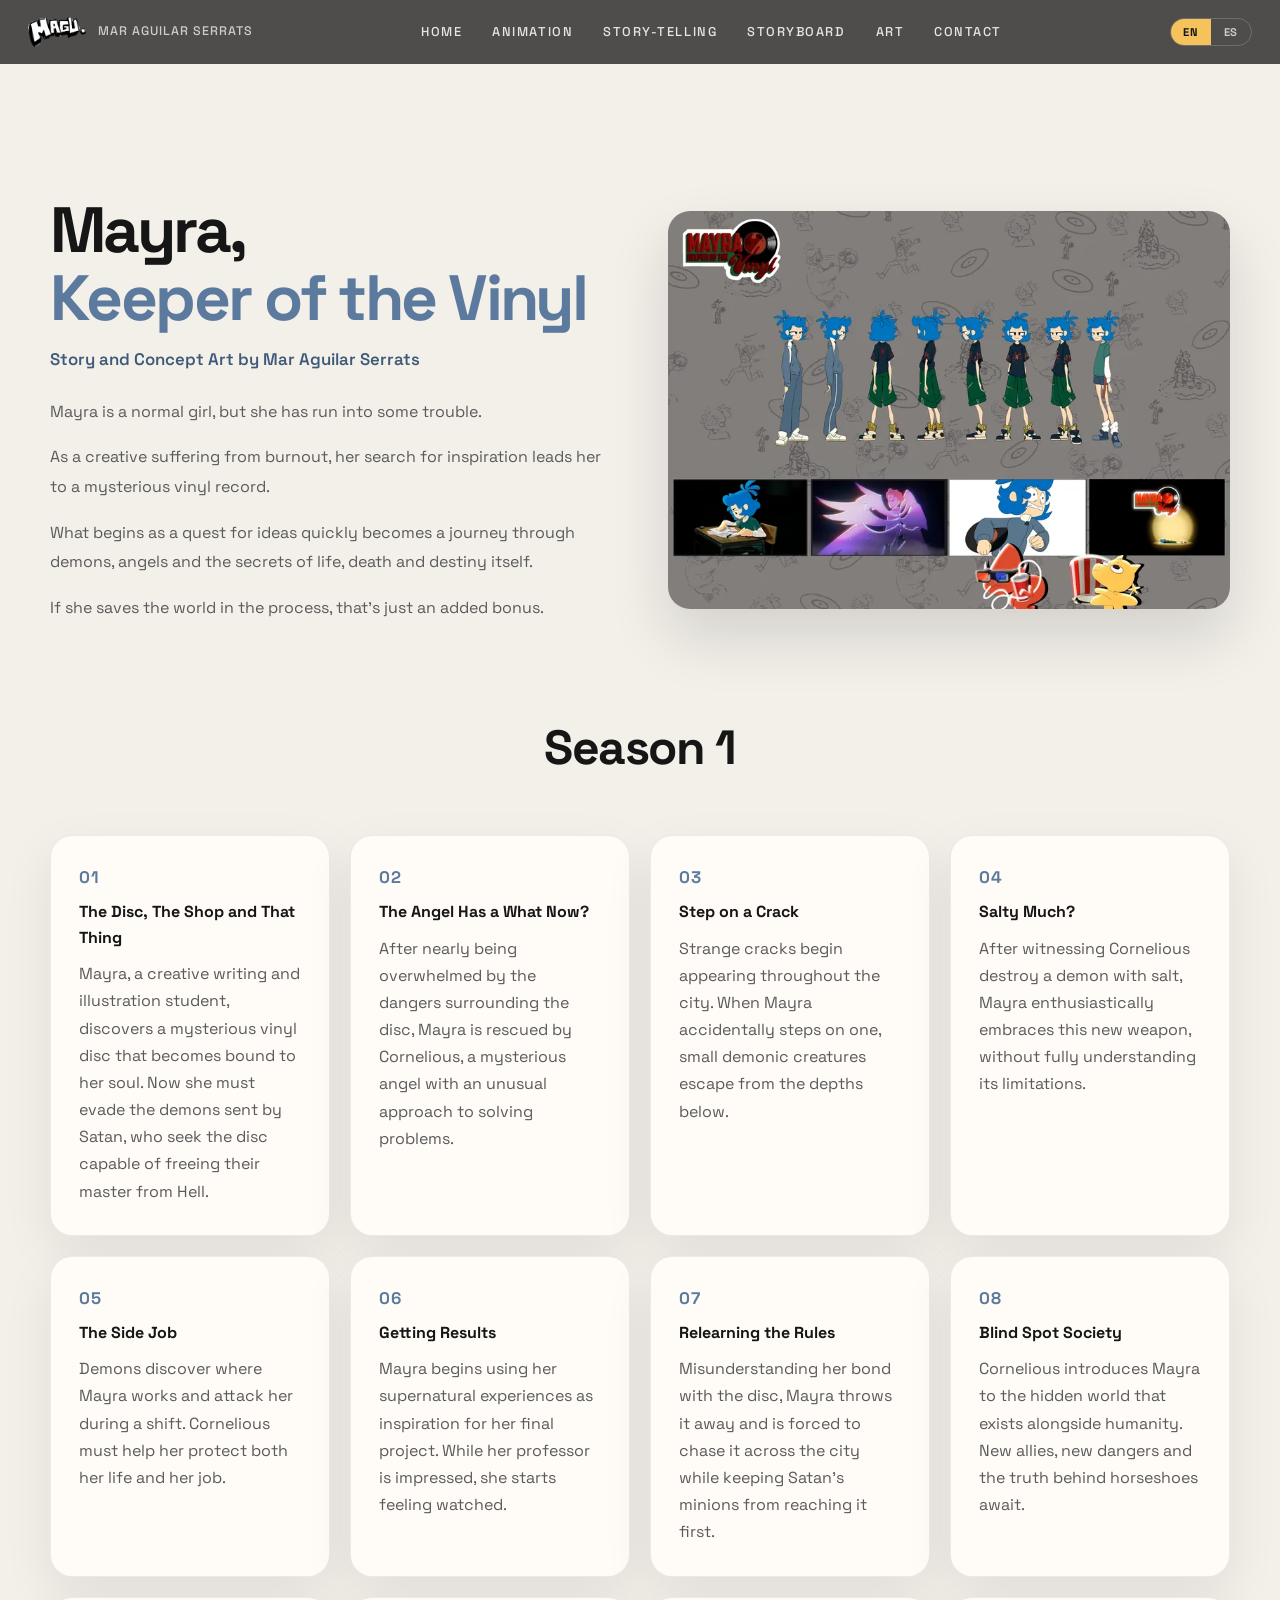
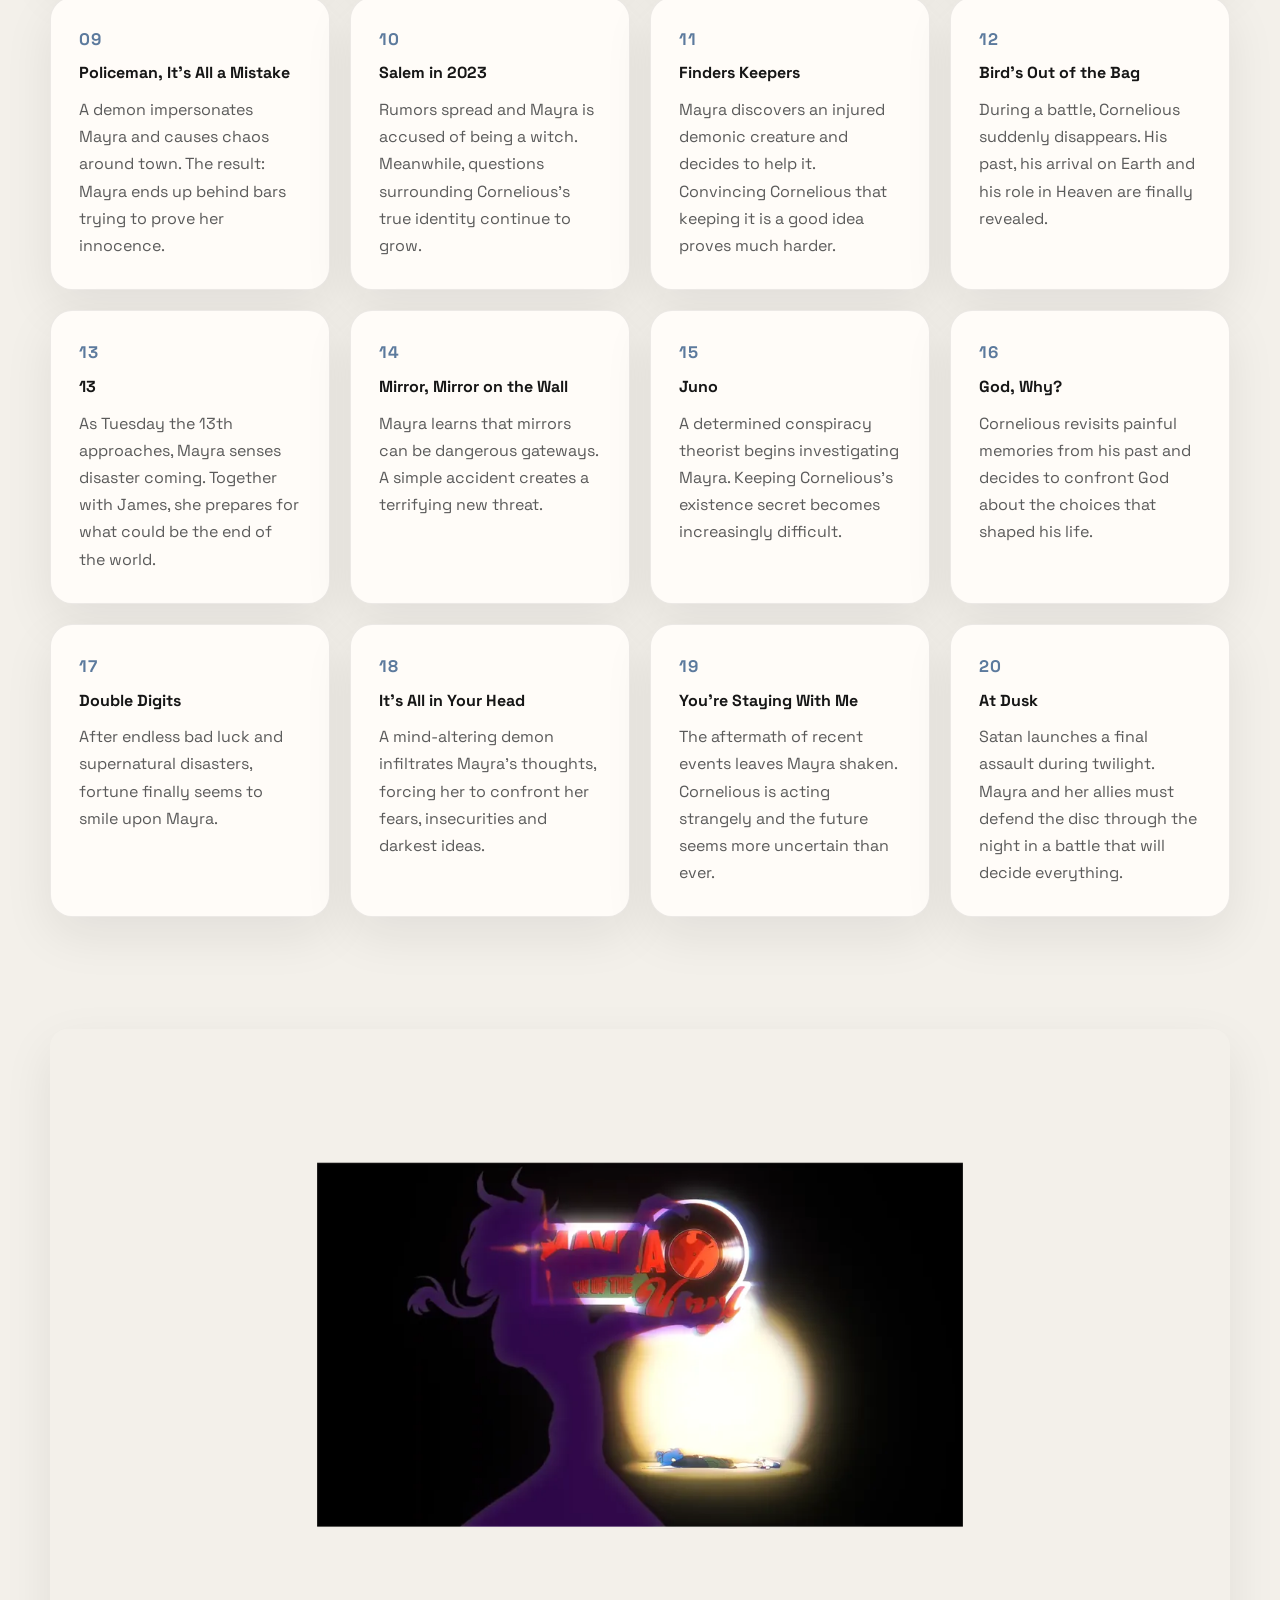
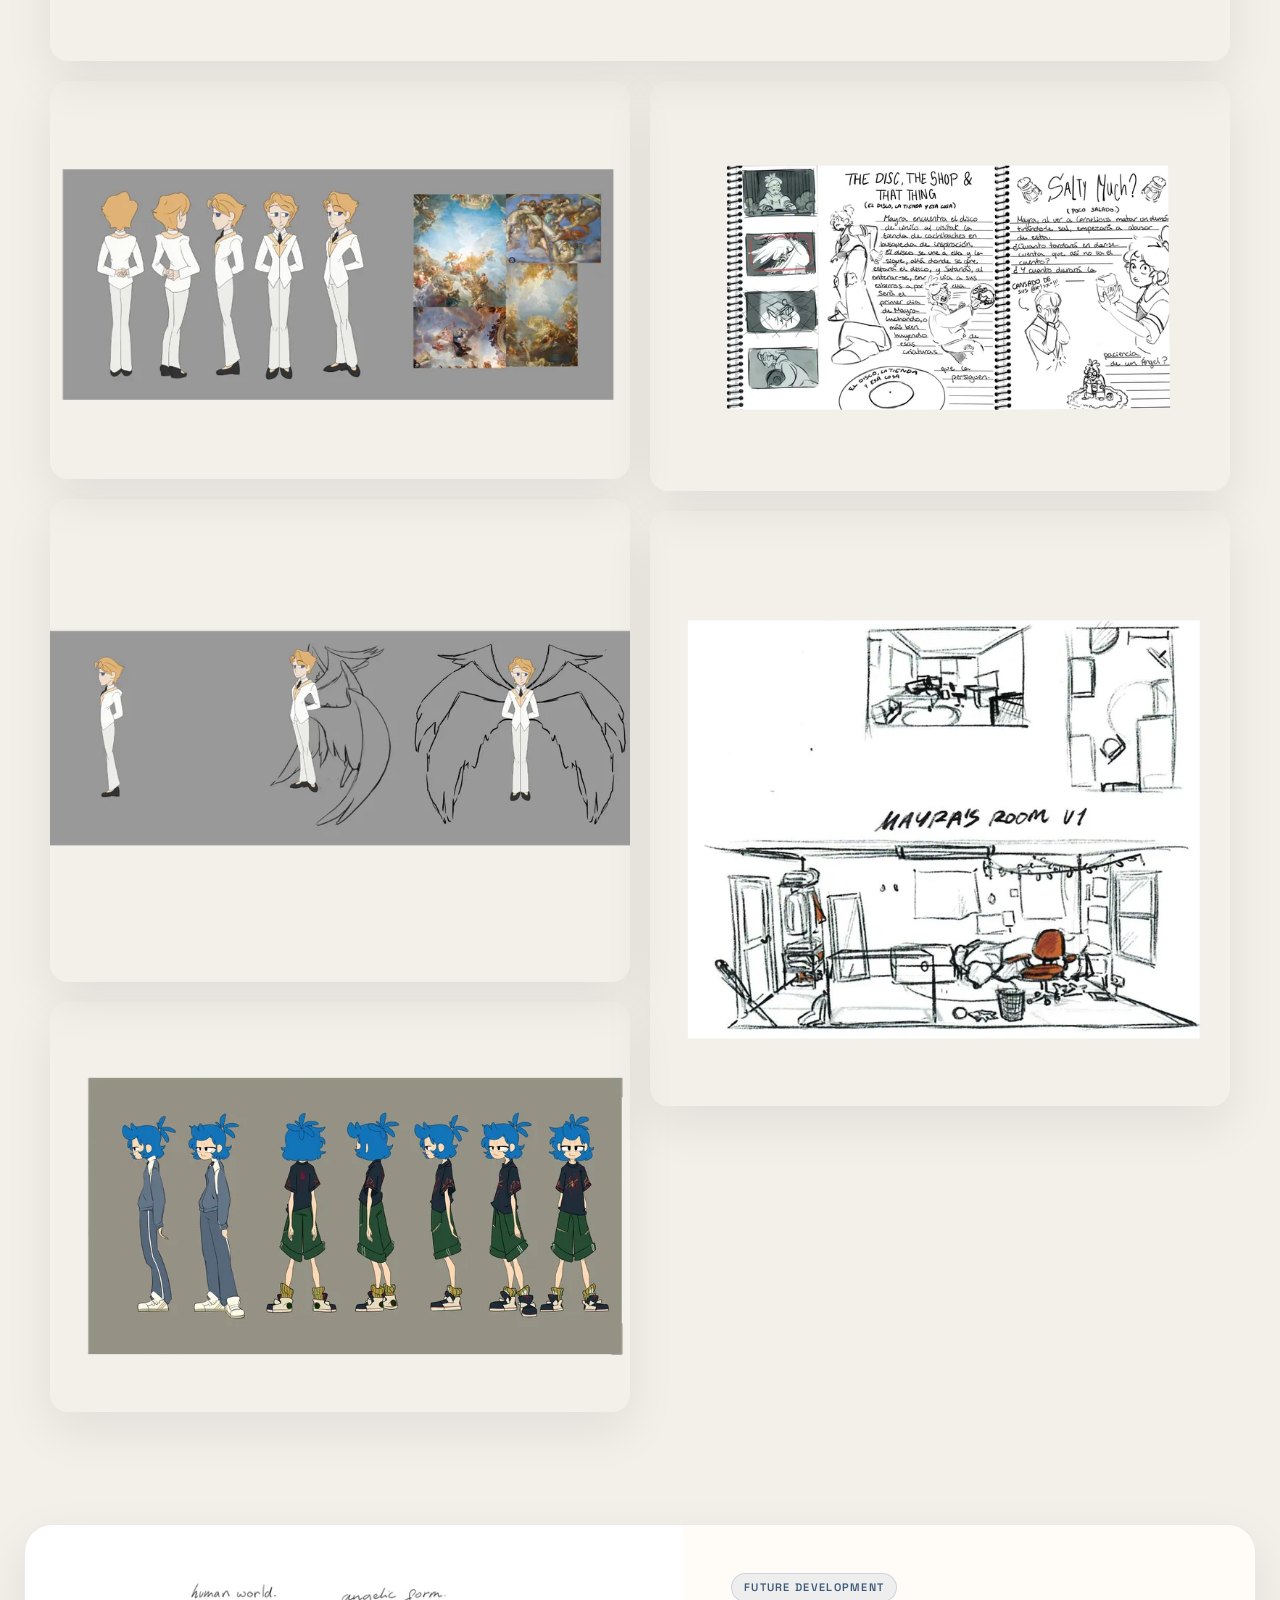
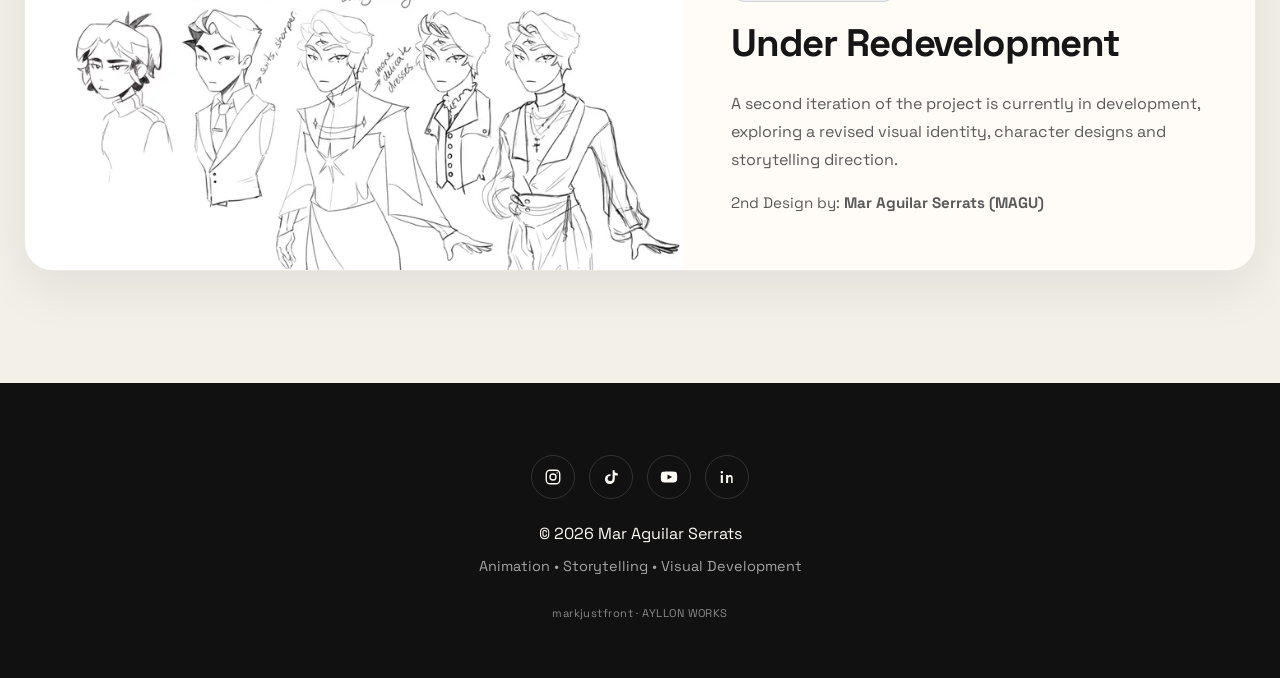
<file: mayra.html>
<!DOCTYPE html>
<html lang="en">
<head>
    <meta charset="UTF-8">
    <meta name="viewport" content="width=device-width, initial-scale=1.0">
    <title>Mayra, Keeper of the Vinyl | MAGU</title>
    <meta name="description" content="Mayra, Keeper of the Vinyl — a story and concept-art project by Mar Aguilar Serrats (MAGU) about a student bound to a mysterious vinyl record.">
    <meta property="og:title" content="Mayra, Keeper of the Vinyl | MAGU">
    <meta property="og:description" content="Mayra, Keeper of the Vinyl — a story and concept-art project by Mar Aguilar Serrats (MAGU) about a student bound to a mysterious vinyl record.">
    <meta property="og:type" content="website">
    <meta name="twitter:card" content="summary_large_image">
    <meta name="twitter:title" content="Mayra, Keeper of the Vinyl | MAGU">
    <meta name="twitter:description" content="Mayra, Keeper of the Vinyl — a story and concept-art project by Mar Aguilar Serrats (MAGU) about a student bound to a mysterious vinyl record.">
    <link rel="icon" href="images/favicon.png" type="image/png">
    <link rel="apple-touch-icon" href="images/apple-touch-icon.png">
    <link rel="stylesheet" href="css/fonts.css">
    <link rel="stylesheet" href="css/style.css">
    <link rel="preload" href="images/Home/magu.webp" as="image" type="image/webp">
    <script>
      /* Show the logo overlay before the first paint, only on the first
         page of a visit. Keep in sync with js/loader.js. */
      (function () {
        try {
          var html = document.documentElement;
          html.classList.add("js");
          var q = location.search;
          if (/(?:\?|&)loader=0(?:&|$)/.test(q)) return;
          if (window.matchMedia("(prefers-reduced-motion: reduce)").matches) return;
          var freeze = /(?:\?|&)freeze=([0-9]*\.?[0-9]+)(?:&|$)/.exec(q);
          if (freeze) {
            html.classList.add("is-loading");
            html.setAttribute("data-freeze", freeze[1]);
            html.style.setProperty("--freeze", "-" + freeze[1] + "s");
            return;
          }
          var force = /(?:\?|&)loader=1(?:&|$)/.test(q);
          if (!force && sessionStorage.getItem("magu-loader") === "1") return;
          html.classList.add("is-loading");
        } catch (e) {}
      })();
    </script>
    <script src="js/loader.js" defer></script>
</head>
<body data-page="mayra">
    <div id="loader" class="loader" aria-hidden="true">
        <picture>
            <source type="image/webp" srcset="images/Home/magu.webp">
            <img class="loader-mark" src="images/Home/magu.png" alt="" width="300" height="155">
        </picture>
    </div>

    <div id="navbar"></div>

    <section class="page-block" id="main">
        <div class="wrap">
            <div class="split">
                <div class="reveal">
                    <h1 class="project-title">
                        <span data-i18n="mayra.h1a">Mayra,</span>
                        <span data-i18n="mayra.h1b">Keeper of the Vinyl</span>
                    </h1>
                    <p class="project-subtitle" data-i18n="mayra.sub">Story and Concept Art by Mar Aguilar Serrats</p>
                    <div class="project-description">
                        <p data-i18n="mayra.p1">Mayra is a normal girl, but she has run into some trouble.</p>
                        <p data-i18n="mayra.p2">As a creative suffering from burnout, her search for inspiration leads her to a mysterious vinyl record.</p>
                        <p data-i18n="mayra.p3">What begins as a quest for ideas quickly becomes a journey through demons, angels and the secrets of life, death and destiny itself.</p>
                        <p data-i18n="mayra.p4">If she saves the world in the process, that’s just an added bonus.</p>
                    </div>
                </div>
                <div class="rounded-media reveal">
                    <button type="button" data-lightbox data-full="images/Story-Telling/Mayra/character-design-2400.webp" data-i18n-caption="alt.mayraCd" data-caption="Character design">
                        <picture>
                <source type="image/webp" srcset="images/Story-Telling/Mayra/character-design-800.webp 800w, images/Story-Telling/Mayra/character-design-1600.webp 1600w, images/Story-Telling/Mayra/character-design-2400.webp 2400w" sizes="(max-width: 900px) 100vw, 560px">
                <img src="images/Story-Telling/Mayra/character-design.png" alt="Character design" width="523" height="365" loading="eager" fetchpriority="high" data-i18n-alt="alt.mayraCd">
            </picture>
                    </button>
                </div>
            </div>
        </div>
    </section>

    <section class="section--bottom">
        <div class="wrap">
            <h2 class="section-title reveal" data-i18n="mayra.season">Season 1</h2>
            <div class="episode-grid">
            <article class="episode-card reveal">
                <h3>01</h3>
                <h4 data-i18n="ep.01.t">The Disc, The Shop and That Thing</h4>
                <p data-i18n="ep.01.b">Mayra, a creative writing and illustration student, discovers a mysterious vinyl disc that becomes bound to her soul. Now she must evade the demons sent by Satan, who seek the disc capable of freeing their master from Hell.</p>
            </article>
            <article class="episode-card reveal">
                <h3>02</h3>
                <h4 data-i18n="ep.02.t">The Angel Has a What Now?</h4>
                <p data-i18n="ep.02.b">After nearly being overwhelmed by the dangers surrounding the disc, Mayra is rescued by Cornelious, a mysterious angel with an unusual approach to solving problems.</p>
            </article>
            <article class="episode-card reveal">
                <h3>03</h3>
                <h4 data-i18n="ep.03.t">Step on a Crack</h4>
                <p data-i18n="ep.03.b">Strange cracks begin appearing throughout the city. When Mayra accidentally steps on one, small demonic creatures escape from the depths below.</p>
            </article>
            <article class="episode-card reveal">
                <h3>04</h3>
                <h4 data-i18n="ep.04.t">Salty Much?</h4>
                <p data-i18n="ep.04.b">After witnessing Cornelious destroy a demon with salt, Mayra enthusiastically embraces this new weapon, without fully understanding its limitations.</p>
            </article>
            <article class="episode-card reveal">
                <h3>05</h3>
                <h4 data-i18n="ep.05.t">The Side Job</h4>
                <p data-i18n="ep.05.b">Demons discover where Mayra works and attack her during a shift. Cornelious must help her protect both her life and her job.</p>
            </article>
            <article class="episode-card reveal">
                <h3>06</h3>
                <h4 data-i18n="ep.06.t">Getting Results</h4>
                <p data-i18n="ep.06.b">Mayra begins using her supernatural experiences as inspiration for her final project. While her professor is impressed, she starts feeling watched.</p>
            </article>
            <article class="episode-card reveal">
                <h3>07</h3>
                <h4 data-i18n="ep.07.t">Relearning the Rules</h4>
                <p data-i18n="ep.07.b">Misunderstanding her bond with the disc, Mayra throws it away and is forced to chase it across the city while keeping Satan’s minions from reaching it first.</p>
            </article>
            <article class="episode-card reveal">
                <h3>08</h3>
                <h4 data-i18n="ep.08.t">Blind Spot Society</h4>
                <p data-i18n="ep.08.b">Cornelious introduces Mayra to the hidden world that exists alongside humanity. New allies, new dangers and the truth behind horseshoes await.</p>
            </article>
            <article class="episode-card reveal">
                <h3>09</h3>
                <h4 data-i18n="ep.09.t">Policeman, It’s All a Mistake</h4>
                <p data-i18n="ep.09.b">A demon impersonates Mayra and causes chaos around town. The result: Mayra ends up behind bars trying to prove her innocence.</p>
            </article>
            <article class="episode-card reveal">
                <h3>10</h3>
                <h4 data-i18n="ep.10.t">Salem in 2023</h4>
                <p data-i18n="ep.10.b">Rumors spread and Mayra is accused of being a witch. Meanwhile, questions surrounding Cornelious’s true identity continue to grow.</p>
            </article>
            <article class="episode-card reveal">
                <h3>11</h3>
                <h4 data-i18n="ep.11.t">Finders Keepers</h4>
                <p data-i18n="ep.11.b">Mayra discovers an injured demonic creature and decides to help it. Convincing Cornelious that keeping it is a good idea proves much harder.</p>
            </article>
            <article class="episode-card reveal">
                <h3>12</h3>
                <h4 data-i18n="ep.12.t">Bird’s Out of the Bag</h4>
                <p data-i18n="ep.12.b">During a battle, Cornelious suddenly disappears. His past, his arrival on Earth and his role in Heaven are finally revealed.</p>
            </article>
            <article class="episode-card reveal">
                <h3>13</h3>
                <h4 data-i18n="ep.13.t">13</h4>
                <p data-i18n="ep.13.b">As Tuesday the 13th approaches, Mayra senses disaster coming. Together with James, she prepares for what could be the end of the world.</p>
            </article>
            <article class="episode-card reveal">
                <h3>14</h3>
                <h4 data-i18n="ep.14.t">Mirror, Mirror on the Wall</h4>
                <p data-i18n="ep.14.b">Mayra learns that mirrors can be dangerous gateways. A simple accident creates a terrifying new threat.</p>
            </article>
            <article class="episode-card reveal">
                <h3>15</h3>
                <h4 data-i18n="ep.15.t">Juno</h4>
                <p data-i18n="ep.15.b">A determined conspiracy theorist begins investigating Mayra. Keeping Cornelious’s existence secret becomes increasingly difficult.</p>
            </article>
            <article class="episode-card reveal">
                <h3>16</h3>
                <h4 data-i18n="ep.16.t">God, Why?</h4>
                <p data-i18n="ep.16.b">Cornelious revisits painful memories from his past and decides to confront God about the choices that shaped his life.</p>
            </article>
            <article class="episode-card reveal">
                <h3>17</h3>
                <h4 data-i18n="ep.17.t">Double Digits</h4>
                <p data-i18n="ep.17.b">After endless bad luck and supernatural disasters, fortune finally seems to smile upon Mayra.</p>
            </article>
            <article class="episode-card reveal">
                <h3>18</h3>
                <h4 data-i18n="ep.18.t">It’s All in Your Head</h4>
                <p data-i18n="ep.18.b">A mind-altering demon infiltrates Mayra’s thoughts, forcing her to confront her fears, insecurities and darkest ideas.</p>
            </article>
            <article class="episode-card reveal">
                <h3>19</h3>
                <h4 data-i18n="ep.19.t">You’re Staying With Me</h4>
                <p data-i18n="ep.19.b">The aftermath of recent events leaves Mayra shaken. Cornelious is acting strangely and the future seems more uncertain than ever.</p>
            </article>
            <article class="episode-card reveal">
                <h3>20</h3>
                <h4 data-i18n="ep.20.t">At Dusk</h4>
                <p data-i18n="ep.20.b">Satan launches a final assault during twilight. Mayra and her allies must defend the disc through the night in a battle that will decide everything.</p>
            </article>
            </div>
        </div>
    </section>

    <section class="project-gallery">
        <button type="button" class="gallery-featured" data-lightbox data-full="images/Story-Telling/Mayra/gallery3-2400.webp" data-i18n-caption="alt.mayraG3" data-caption="Mayra concept art 3">
            <picture>
                <source type="image/webp" srcset="images/Story-Telling/Mayra/gallery3-800.webp 800w, images/Story-Telling/Mayra/gallery3-1600.webp 1600w, images/Story-Telling/Mayra/gallery3-2400.webp 2400w" sizes="(max-width: 1228px) 100vw, 1180px">
                <img src="images/Story-Telling/Mayra/gallery3.png" alt="Mayra concept art 3" width="720" height="386" loading="lazy" data-i18n-alt="alt.mayraG3">
            </picture>
        </button>
        <div class="gallery-mosaic">
            <button type="button" data-lightbox data-full="images/Story-Telling/Mayra/gallery1-2400.webp" data-i18n-caption="alt.mayraG1" data-caption="Mayra concept art 1">
                <picture>
                    <source type="image/webp" srcset="images/Story-Telling/Mayra/gallery1-800.webp 800w, images/Story-Telling/Mayra/gallery1-1600.webp 1600w, images/Story-Telling/Mayra/gallery1-2400.webp 2400w" sizes="(max-width: 900px) 100vw, 580px">
                    <img src="images/Story-Telling/Mayra/gallery1.png" alt="Mayra concept art 1" width="538" height="370" loading="lazy" data-i18n-alt="alt.mayraG1">
                </picture>
            </button>
            <button type="button" data-lightbox data-full="images/Story-Telling/Mayra/gallery2-2400.webp" data-i18n-caption="alt.mayraG2" data-caption="Mayra concept art 2">
                <picture>
                    <source type="image/webp" srcset="images/Story-Telling/Mayra/gallery2-800.webp 800w, images/Story-Telling/Mayra/gallery2-1600.webp 1600w, images/Story-Telling/Mayra/gallery2-2400.webp 2400w" sizes="(max-width: 900px) 100vw, 580px">
                    <img src="images/Story-Telling/Mayra/gallery2.png" alt="Mayra concept art 2" width="582" height="484" loading="lazy" data-i18n-alt="alt.mayraG2">
                </picture>
            </button>
            <button type="button" data-lightbox data-full="images/Story-Telling/Mayra/gallery4-2400.webp" data-i18n-caption="alt.mayraG4" data-caption="Mayra concept art 4">
                <picture>
                    <source type="image/webp" srcset="images/Story-Telling/Mayra/gallery4-800.webp 800w, images/Story-Telling/Mayra/gallery4-1600.webp 1600w, images/Story-Telling/Mayra/gallery4-2400.webp 2400w" sizes="(max-width: 900px) 100vw, 580px">
                    <img src="images/Story-Telling/Mayra/gallery4.png" alt="Mayra concept art 4" width="524" height="370" loading="lazy" data-i18n-alt="alt.mayraG4">
                </picture>
            </button>
            <button type="button" data-lightbox data-full="images/Story-Telling/Mayra/gallery5-2400.webp" data-i18n-caption="alt.mayraG5" data-caption="Mayra concept art 5">
                <picture>
                    <source type="image/webp" srcset="images/Story-Telling/Mayra/gallery5-800.webp 800w, images/Story-Telling/Mayra/gallery5-1600.webp 1600w, images/Story-Telling/Mayra/gallery5-2400.webp 2400w" sizes="(max-width: 900px) 100vw, 580px">
                    <img src="images/Story-Telling/Mayra/gallery5.png" alt="Mayra concept art 5" width="719" height="509" loading="lazy" data-i18n-alt="alt.mayraG5">
                </picture>
            </button>
            <button type="button" data-lightbox data-full="images/Story-Telling/Mayra/gallery6-2150.webp" data-i18n-caption="alt.mayraG6" data-caption="Mayra concept art 6">
                <picture>
                    <source type="image/webp" srcset="images/Story-Telling/Mayra/gallery6-800.webp 800w, images/Story-Telling/Mayra/gallery6-1600.webp 1600w, images/Story-Telling/Mayra/gallery6-2150.webp 2150w" sizes="(max-width: 900px) 100vw, 580px">
                    <img src="images/Story-Telling/Mayra/gallery6.png" alt="Mayra concept art 6" width="510" height="524" loading="lazy" data-i18n-alt="alt.mayraG6">
                </picture>
            </button>
        </div>
    </section>

    <section class="teaser-section">
        <div class="teaser-content reveal">
            <button type="button" class="teaser-media" data-lightbox data-full="images/Story-Telling/Mayra/redevelopment-2400.webp" data-i18n-caption="alt.mayraRede" data-caption="Mayra redevelopment">
                <picture>
                    <source type="image/webp" srcset="images/Story-Telling/Mayra/redevelopment-800.webp 800w, images/Story-Telling/Mayra/redevelopment-1600.webp 1600w, images/Story-Telling/Mayra/redevelopment-2400.webp 2400w" sizes="(max-width: 900px) 100vw, 750px">
                    <img src="images/Story-Telling/Mayra/redevelopment.jpeg" alt="Mayra redevelopment" width="960" height="504" loading="lazy" data-i18n-alt="alt.mayraRede" class="teaser-image">
                </picture>
            </button>
            <div class="teaser-text">
                <span class="hero-label" data-i18n="mayra.future">Future Development</span>
                <h2 data-i18n="mayra.under">Under Redevelopment</h2>
                <p data-i18n="mayra.underBody">A second iteration of the project is currently in development, exploring a revised visual identity, character designs and storytelling direction.</p>
                <p class="teaser-credit"><span data-i18n="mayra.credit">2nd Design by:</span> <strong>Mar Aguilar Serrats (MAGU)</strong></p>
            </div>
        </div>
    </section>

    <div id="lightbox" role="dialog" aria-modal="true" aria-hidden="true" data-i18n-aria="art.lightbox" aria-label="Artwork viewer">
        <button type="button" class="lb-btn lb-close" id="lightbox-close" data-i18n-aria="art.close" aria-label="Close">
            <svg width="22" height="22" viewBox="0 0 24 24" fill="none" stroke="currentColor" stroke-width="1.8" stroke-linecap="round" aria-hidden="true"><path d="M6 6l12 12M18 6L6 18"/></svg>
        </button>
        <button type="button" class="lb-btn lb-prev" id="lightbox-prev" data-i18n-aria="art.prev" aria-label="Previous artwork">
            <svg width="22" height="22" viewBox="0 0 24 24" fill="none" stroke="currentColor" stroke-width="2" stroke-linecap="round" stroke-linejoin="round" aria-hidden="true"><path d="M15 5l-8 7 8 7"/></svg>
        </button>
        <button type="button" class="lb-btn lb-next" id="lightbox-next" data-i18n-aria="art.next" aria-label="Next artwork">
            <svg width="22" height="22" viewBox="0 0 24 24" fill="none" stroke="currentColor" stroke-width="2" stroke-linecap="round" stroke-linejoin="round" aria-hidden="true"><path d="M9 5l8 7-8 7"/></svg>
        </button>
        <figure>
            <img id="lightbox-img" alt="" src="[data-uri]">
            <figcaption id="lightbox-caption"></figcaption>
        </figure>
    </div>
    <div id="footer"></div>

    <script src="js/i18n.js" defer></script>
    <script src="js/components.js" defer></script>
    <script src="js/lightbox.js" defer></script>
    <script src="js/ui.js" defer></script>
</body>
</html>
</file>
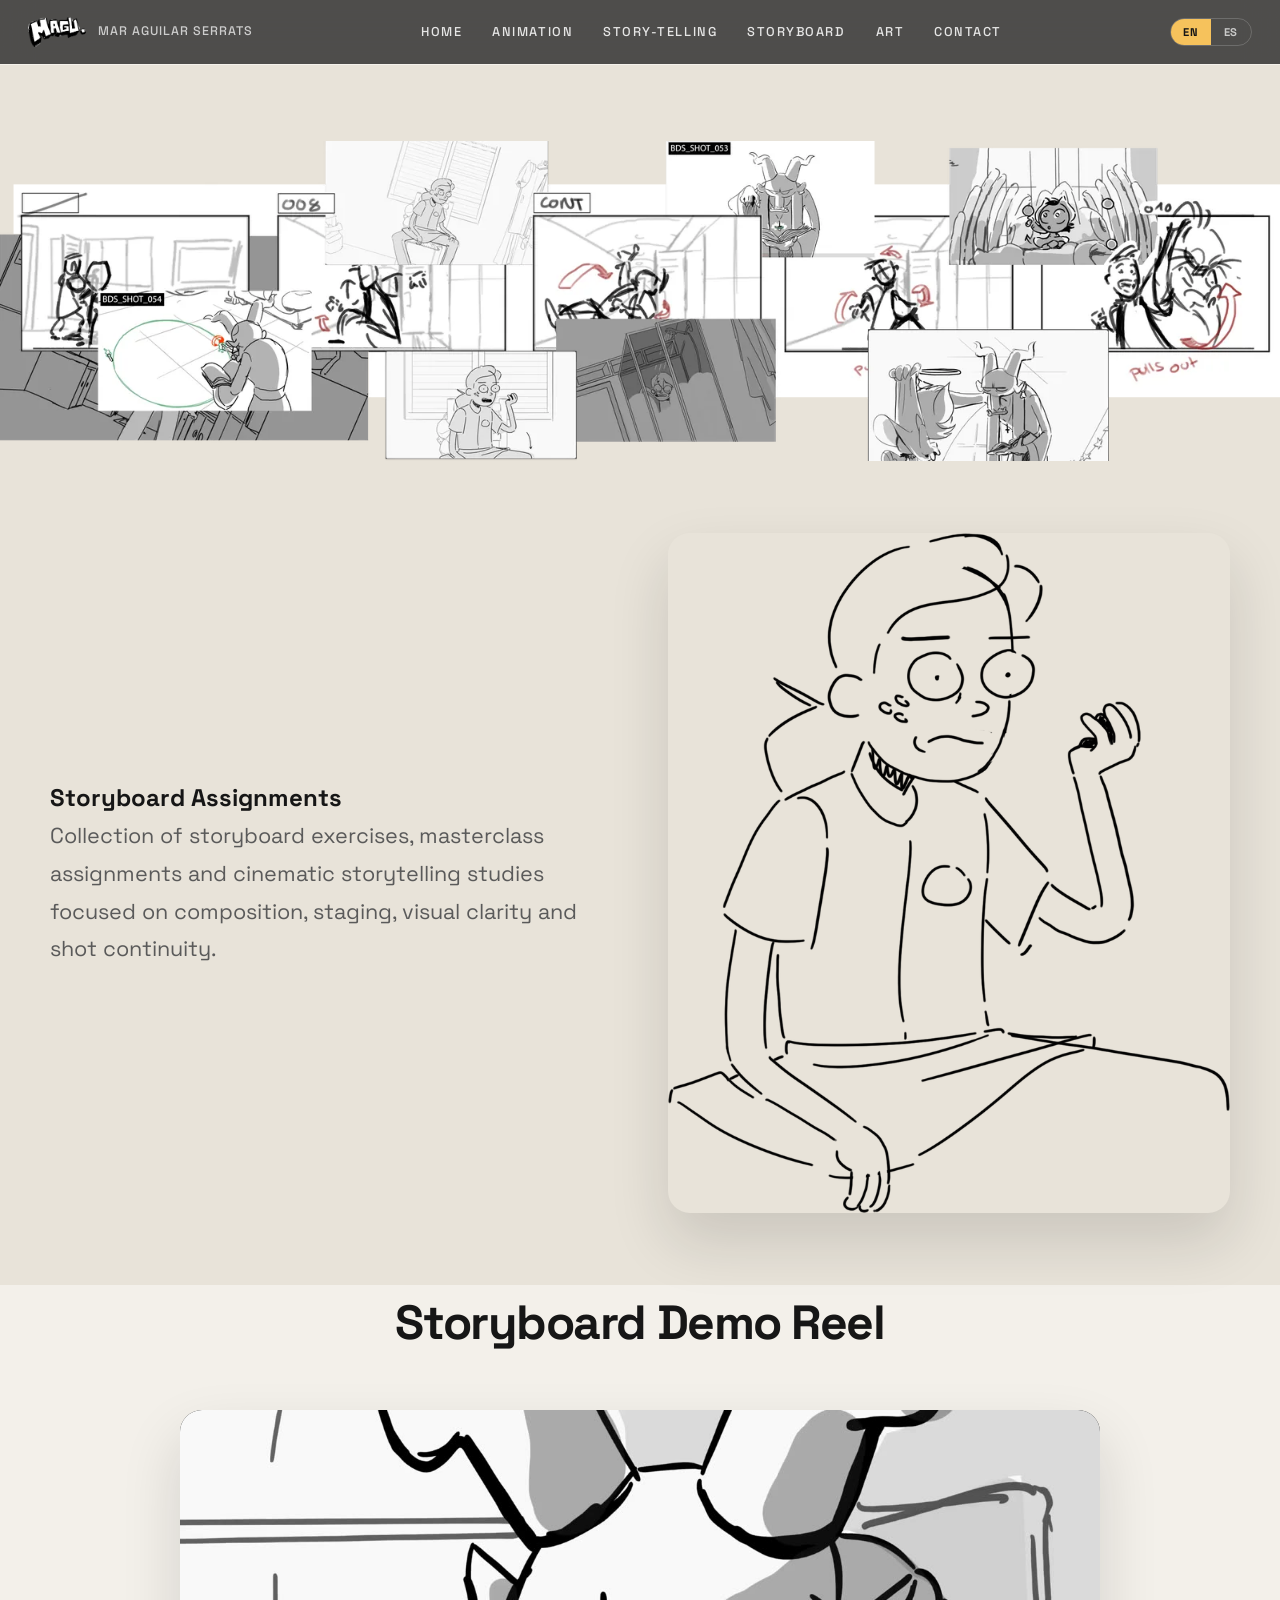
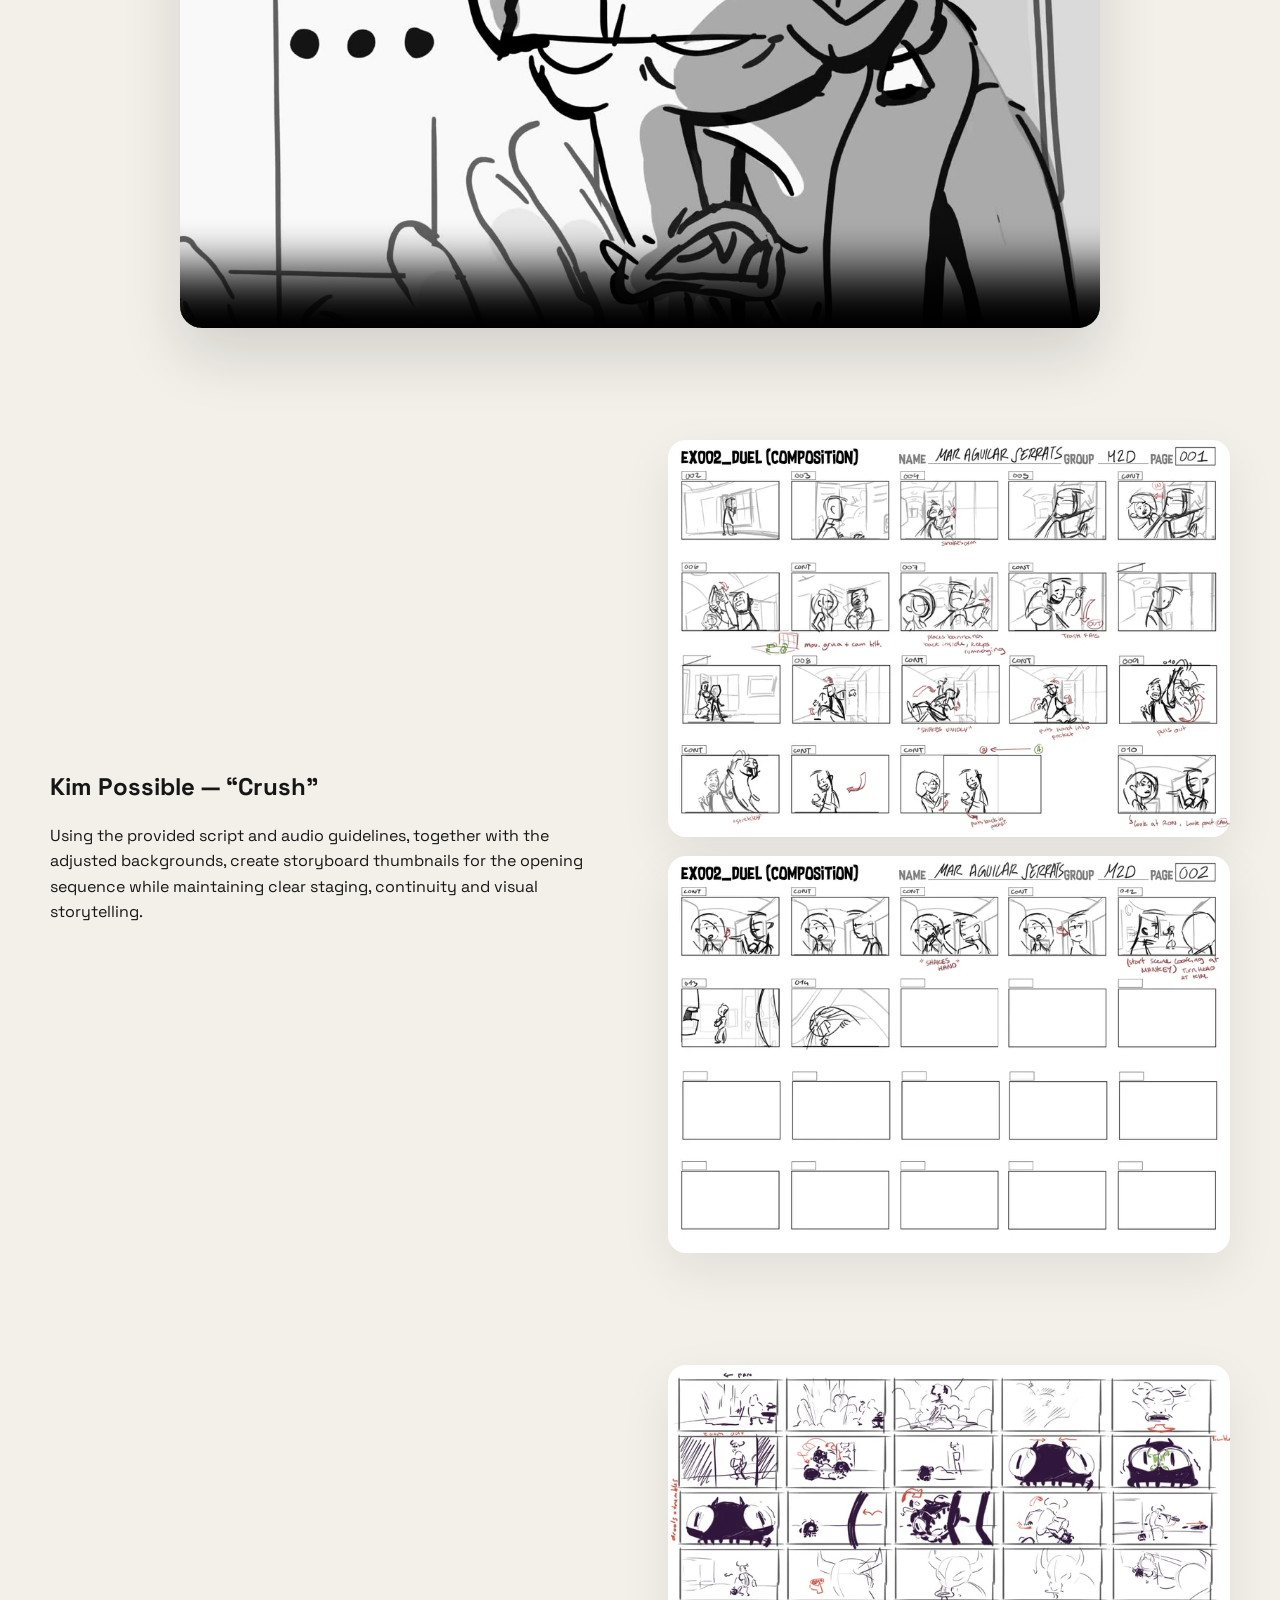
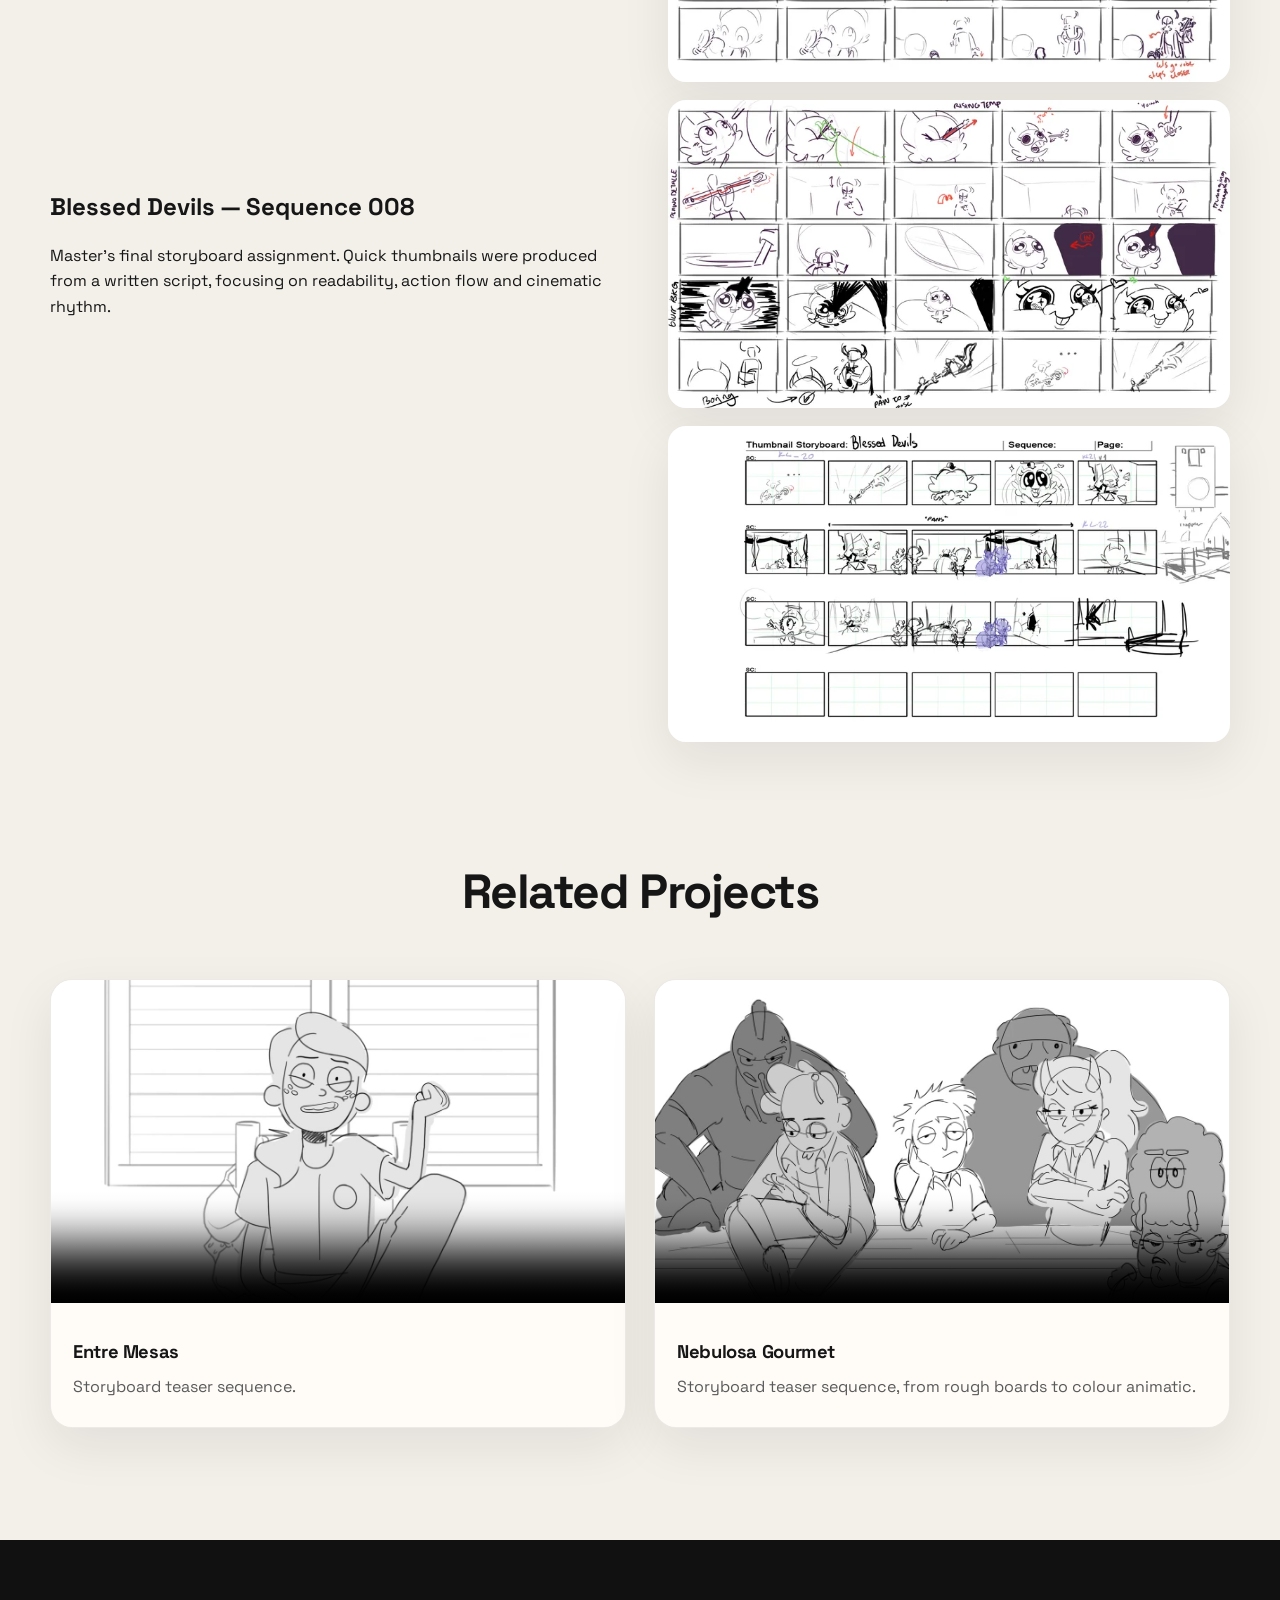
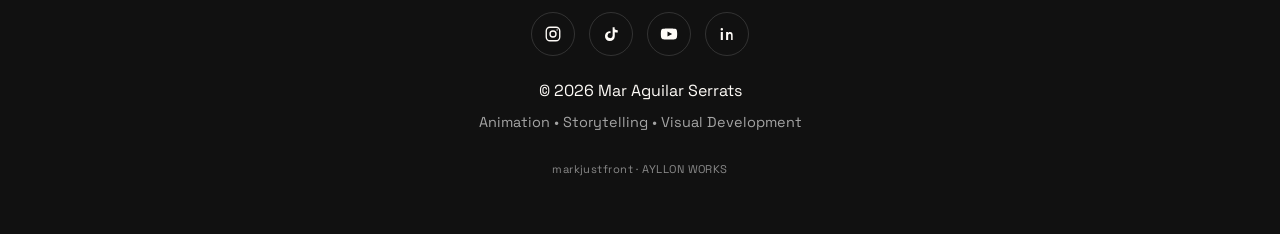
<file: stb-assignments.html>
<!DOCTYPE html>
<html lang="en">
<head>
    <meta charset="UTF-8">
    <meta name="viewport" content="width=device-width, initial-scale=1.0">
    <title>Storyboard Assignments | Mar Aguilar Serrats | MAGU</title>
    <meta name="description" content="Storyboard exercises, masterclass assignments and cinematic storytelling studies by Mar Aguilar Serrats (MAGU).">
    <meta property="og:title" content="Storyboard Assignments | Mar Aguilar Serrats | MAGU">
    <meta property="og:description" content="Storyboard exercises, masterclass assignments and cinematic storytelling studies by Mar Aguilar Serrats (MAGU).">
    <meta property="og:type" content="website">
    <meta name="twitter:card" content="summary_large_image">
    <meta name="twitter:title" content="Storyboard Assignments | Mar Aguilar Serrats | MAGU">
    <meta name="twitter:description" content="Storyboard exercises, masterclass assignments and cinematic storytelling studies by Mar Aguilar Serrats (MAGU).">
    <link rel="icon" href="images/favicon.png" type="image/png">
    <link rel="apple-touch-icon" href="images/apple-touch-icon.png">
    <link rel="stylesheet" href="css/fonts.css">
    <link rel="stylesheet" href="css/style.css">
    <link rel="preload" href="images/Home/magu.webp" as="image" type="image/webp">
    <script>
      /* Show the logo overlay before the first paint, only on the first
         page of a visit. Keep in sync with js/loader.js. */
      (function () {
        try {
          var html = document.documentElement;
          html.classList.add("js");
          var q = location.search;
          if (/(?:\?|&)loader=0(?:&|$)/.test(q)) return;
          if (window.matchMedia("(prefers-reduced-motion: reduce)").matches) return;
          var freeze = /(?:\?|&)freeze=([0-9]*\.?[0-9]+)(?:&|$)/.exec(q);
          if (freeze) {
            html.classList.add("is-loading");
            html.setAttribute("data-freeze", freeze[1]);
            html.style.setProperty("--freeze", "-" + freeze[1] + "s");
            return;
          }
          var force = /(?:\?|&)loader=1(?:&|$)/.test(q);
          if (!force && sessionStorage.getItem("magu-loader") === "1") return;
          html.classList.add("is-loading");
        } catch (e) {}
      })();
    </script>
    <script src="js/loader.js" defer></script>
</head>
<body data-page="assignments">
    <div id="loader" class="loader" aria-hidden="true">
        <picture>
            <source type="image/webp" srcset="images/Home/magu.webp">
            <img class="loader-mark" src="images/Home/magu.png" alt="" width="300" height="155">
        </picture>
    </div>

    <div id="navbar"></div>

    <section class="project-hero" id="main">
        <div class="banner">
            <picture>
                <source type="image/webp" srcset="images/Storyboard/cover-800.webp 800w, images/Storyboard/cover-1600.webp 1600w, images/Storyboard/cover-2400.webp 2400w" sizes="(max-width: 1400px) 100vw, 1400px">
                <img src="images/Storyboard/cover.png" alt="Storyboard assignments" width="1920" height="481" loading="eager" fetchpriority="high" data-i18n-alt="alt.asCover">
            </picture>
        </div>
        <div class="wrap page-block" style="padding-top:72px;padding-bottom:72px">
            <div class="split">
                <div class="reveal">
                    <h1 data-i18n="as.h1">Storyboard Assignments</h1>
                    <p class="lede" style="text-align:left" data-i18n="as.lead">Collection of storyboard exercises, masterclass assignments and cinematic storytelling studies focused on composition, staging, visual clarity and shot continuity.</p>
                </div>
                <div class="rounded-media reveal">
                    <picture>
                <source type="image/webp" srcset="images/Story-Telling/Entre-Mesas/art3-800.webp 800w, images/Story-Telling/Entre-Mesas/art3-1380.webp 1380w" sizes="(max-width: 900px) 100vw, 560px">
                <img src="images/Storyboard/art3.png" alt="Storyboard cover" width="236" height="284" loading="lazy" data-i18n-alt="alt.asChar">
            </picture>
                </div>
            </div>
        </div>
    </section>

    <section class="section--bottom">
        <div class="wrap--m">
            <h2 class="section-title reveal" data-i18n="as.reel">Storyboard Demo Reel</h2>
            <div class="featured-video reveal">
                <video controls playsinline preload="metadata" poster="images/posters/storyboard-demo-reel.jpg" width="1920" height="1080">
                    <source src="videos/storyboard-demo-reel.mp4" type="video/mp4">
                </video>
            </div>
        </div>
    </section>

    <section class="section--bottom">
        <div class="wrap">
            <div class="split">
                <div class="reveal">
                    <h2 data-i18n="as.crush.title">Kim Possible — “Crush”</h2>
                    <p class="prose" style="margin-top:16px" data-i18n="as.crush.body">Using the provided script and audio guidelines, together with the adjusted backgrounds, create storyboard thumbnails for the opening sequence while maintaining clear staging, continuity and visual storytelling.</p>
                </div>
                <div class="stack reveal">
                    <picture>
                <source type="image/webp" srcset="images/Storyboard/crush-1-800.webp 800w, images/Storyboard/crush-1-1600.webp 1600w, images/Storyboard/crush-1-2400.webp 2400w" sizes="(max-width: 900px) 100vw, 560px">
                <img src="images/Storyboard/crush-1.png" alt="Kim Possible Crush storyboard, sheet 1" width="593" height="418" loading="lazy" data-i18n-alt="alt.crush1" class="rounded-media">
            </picture>
                    <picture>
                <source type="image/webp" srcset="images/Storyboard/crush-2-800.webp 800w, images/Storyboard/crush-2-1600.webp 1600w, images/Storyboard/crush-2-2400.webp 2400w" sizes="(max-width: 900px) 100vw, 560px">
                <img src="images/Storyboard/crush-2.png" alt="Kim Possible Crush storyboard, sheet 2" width="593" height="418" loading="lazy" data-i18n-alt="alt.crush2" class="rounded-media">
            </picture>
                </div>
            </div>
        </div>
    </section>

    <section class="section--bottom">
        <div class="wrap">
            <div class="split">
                <div class="reveal">
                    <h2 data-i18n="as.devils.title">Blessed Devils — Sequence 008</h2>
                    <p class="prose" style="margin-top:16px" data-i18n="as.devils.body">Master’s final storyboard assignment. Quick thumbnails were produced from a written script, focusing on readability, action flow and cinematic rhythm.</p>
                </div>
                <div class="stack reveal">
                    <picture>
                <source type="image/webp" srcset="images/Storyboard/devils-1-800.webp 800w, images/Storyboard/devils-1-1600.webp 1600w, images/Storyboard/devils-1-1920.webp 1920w" sizes="(max-width: 900px) 100vw, 560px">
                <img src="images/Storyboard/devils-1.jpeg" alt="Blessed Devils sequence 008 storyboard, sheet 1" width="600" height="337" loading="lazy" data-i18n-alt="alt.devils1">
            </picture>
                    <picture>
                <source type="image/webp" srcset="images/Storyboard/devils-2-800.webp 800w, images/Storyboard/devils-2-1600.webp 1600w, images/Storyboard/devils-2-1920.webp 1920w" sizes="(max-width: 900px) 100vw, 560px">
                <img src="images/Storyboard/devils-2.png" alt="Blessed Devils sequence 008 storyboard, sheet 2" width="577" height="316" loading="lazy" data-i18n-alt="alt.devils2">
            </picture>
                    <picture>
                <source type="image/webp" srcset="images/Storyboard/devils-3-800.webp 800w, images/Storyboard/devils-3-1600.webp 1600w, images/Storyboard/devils-3-1920.webp 1920w" sizes="(max-width: 900px) 100vw, 560px">
                <img src="images/Storyboard/devils-3.png" alt="Blessed Devils sequence 008 storyboard, sheet 3" width="600" height="337" loading="lazy" data-i18n-alt="alt.devils3">
            </picture>
                </div>
            </div>
        </div>
    </section>

    <section class="section--bottom">
        <div class="wrap">
            <h2 class="section-title reveal" data-i18n="as.related">Related Projects</h2>
            <div class="anim-grid">
                <article class="animation-card reveal">
                    <video controls playsinline preload="metadata" poster="images/posters/entre-mesas-teaser.jpg" width="1920" height="1080">
                        <source src="videos/entre-mesas-teaser.mp4" type="video/mp4">
                    </video>
                    <div class="card-body">
                        <h3 data-i18n="as.entre.title">Entre Mesas</h3>
                        <p data-i18n="as.entre.body">Storyboard teaser sequence.</p>
                    </div>
                </article>
                <article class="animation-card reveal">
                    <video controls playsinline preload="metadata" poster="images/posters/nebulosa-gourmet-teaser.jpg" width="1920" height="1080">
                        <source src="videos/nebulosa-gourmet-teaser.mp4" type="video/mp4">
                    </video>
                    <div class="card-body">
                        <h3 data-i18n="as.nebulosa.title">Nebulosa Gourmet</h3>
                        <p data-i18n="as.nebulosa.body">Storyboard teaser sequence, from rough boards to colour animatic.</p>
                    </div>
                </article>
            </div>
        </div>
    </section>
    <div id="footer"></div>

    <script src="js/i18n.js" defer></script>
    <script src="js/components.js" defer></script>
    <script src="js/lightbox.js" defer></script>
    <script src="js/ui.js" defer></script>
</body>
</html>
</file>
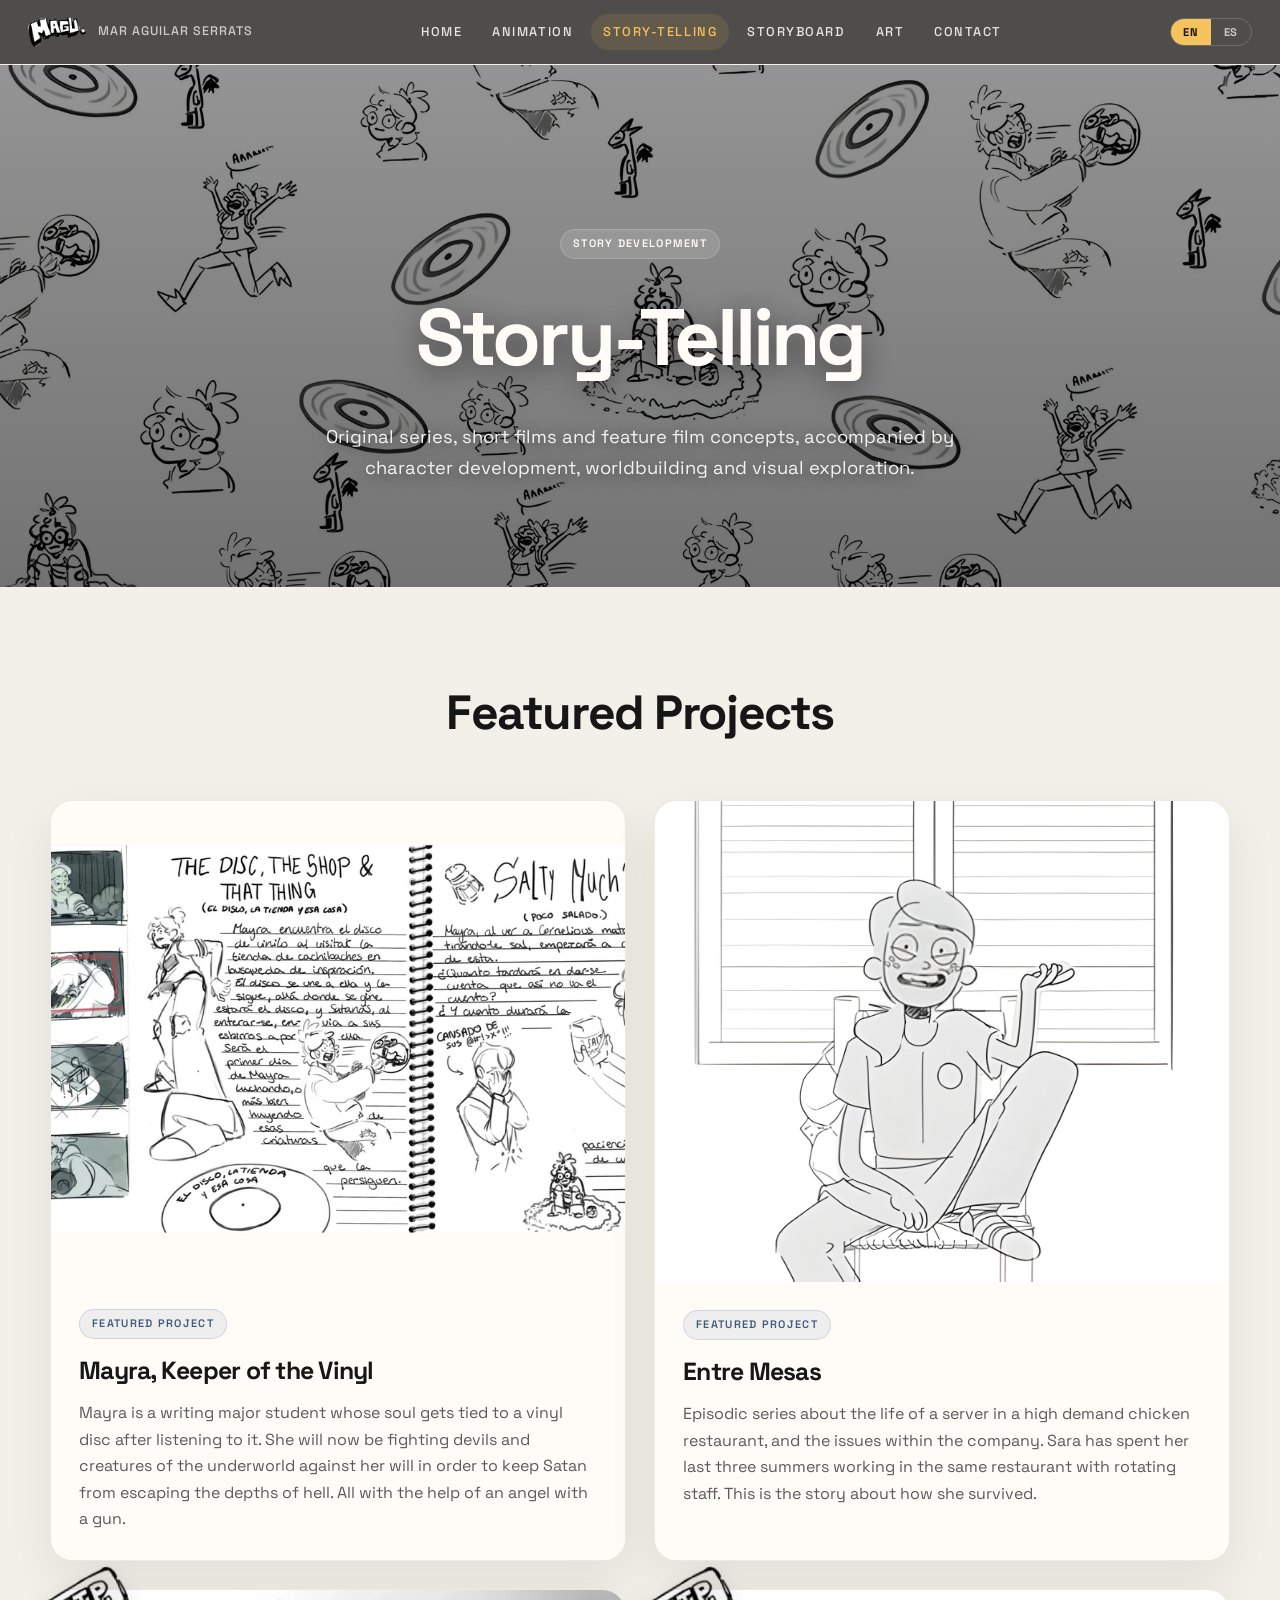
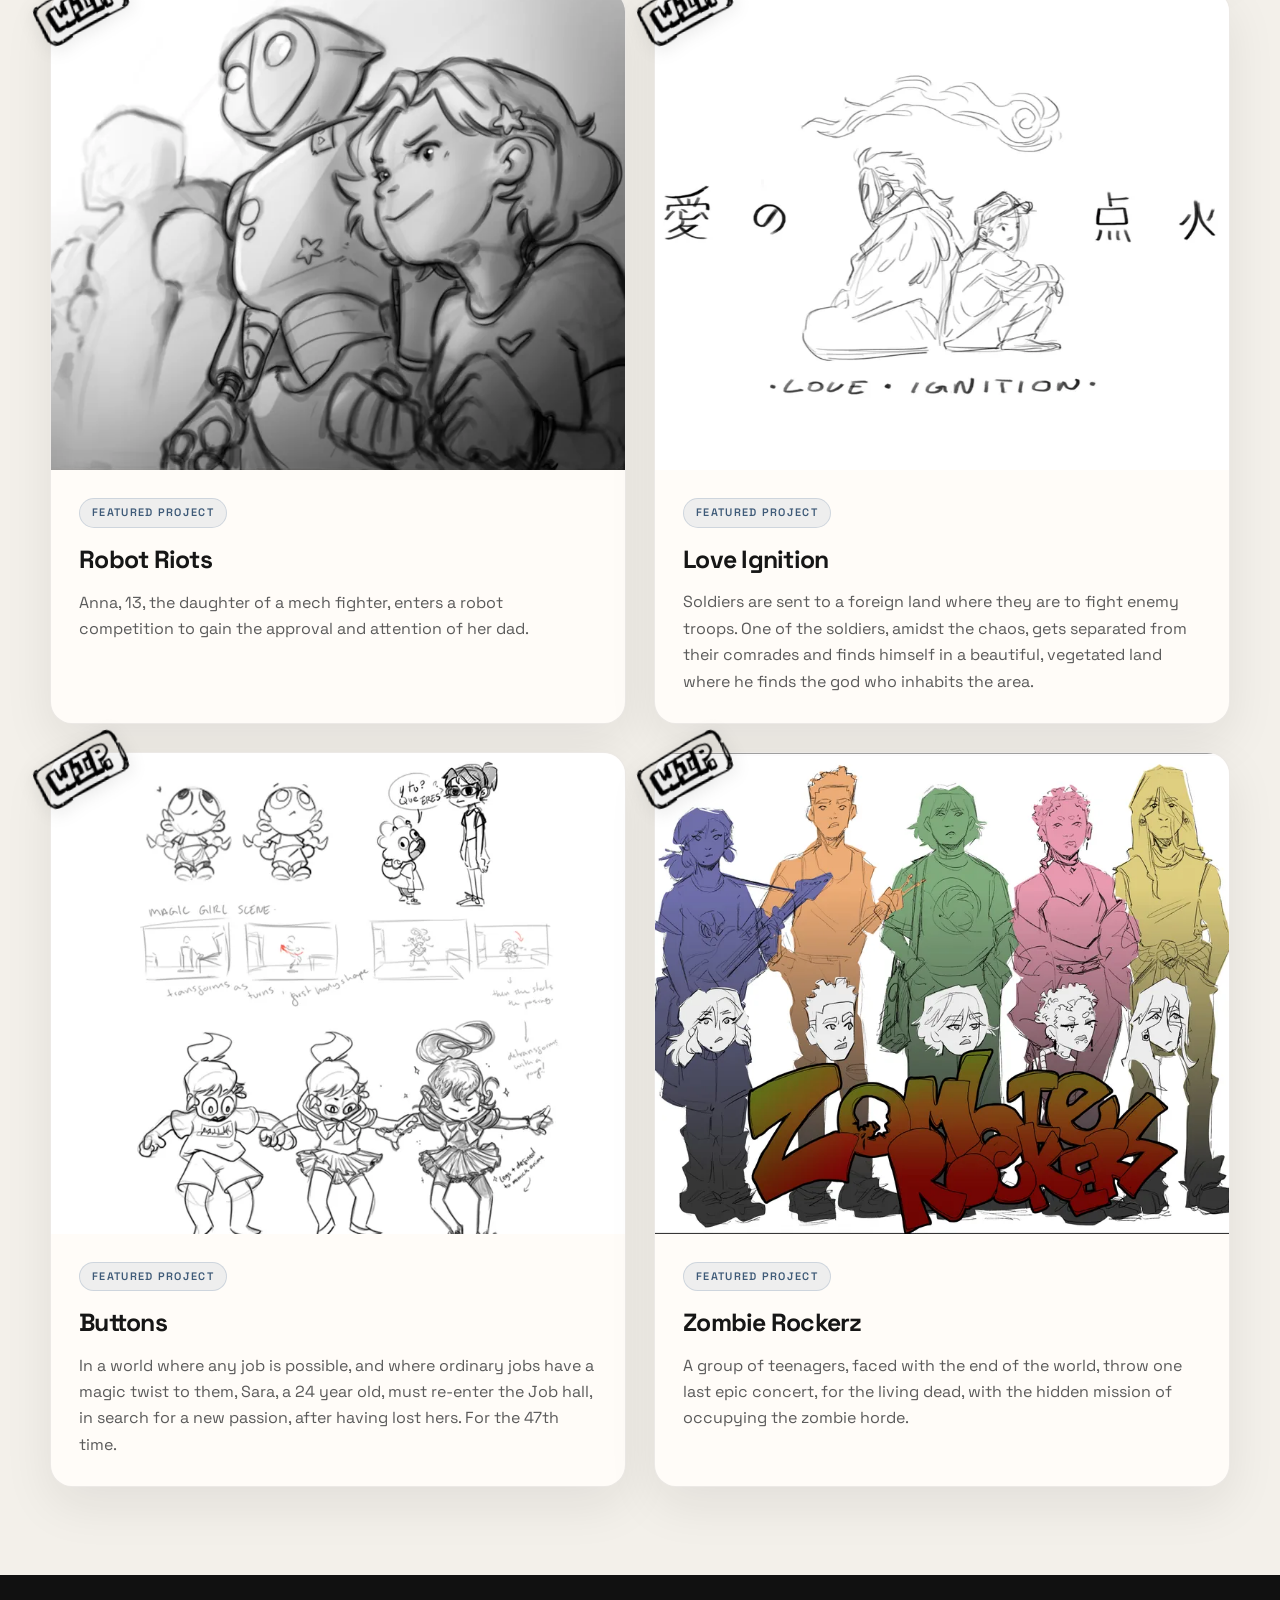
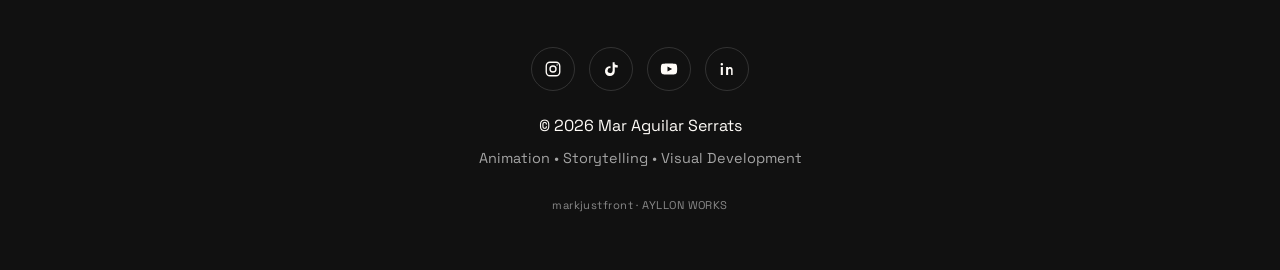
<file: story-telling.html>
<!DOCTYPE html>
<html lang="en">
<head>
    <meta charset="UTF-8">
    <meta name="viewport" content="width=device-width, initial-scale=1.0">
    <title>Story-Telling | Mar Aguilar Serrats | MAGU</title>
    <meta name="description" content="Original series, short films and feature concepts by Mar Aguilar Serrats (MAGU), including Mayra, Keeper of the Vinyl and Entre Mesas.">
    <meta property="og:title" content="Story-Telling | Mar Aguilar Serrats | MAGU">
    <meta property="og:description" content="Original series, short films and feature concepts by Mar Aguilar Serrats (MAGU), including Mayra, Keeper of the Vinyl and Entre Mesas.">
    <meta property="og:type" content="website">
    <meta name="twitter:card" content="summary_large_image">
    <meta name="twitter:title" content="Story-Telling | Mar Aguilar Serrats | MAGU">
    <meta name="twitter:description" content="Original series, short films and feature concepts by Mar Aguilar Serrats (MAGU), including Mayra, Keeper of the Vinyl and Entre Mesas.">
    <link rel="icon" href="images/favicon.png" type="image/png">
    <link rel="apple-touch-icon" href="images/apple-touch-icon.png">
    <link rel="stylesheet" href="css/fonts.css">
    <link rel="stylesheet" href="css/style.css">
    <link rel="preload" href="images/Home/magu.webp" as="image" type="image/webp">
    <script>
      /* Show the logo overlay before the first paint, only on the first
         page of a visit. Keep in sync with js/loader.js. */
      (function () {
        try {
          var html = document.documentElement;
          html.classList.add("js");
          var q = location.search;
          if (/(?:\?|&)loader=0(?:&|$)/.test(q)) return;
          if (window.matchMedia("(prefers-reduced-motion: reduce)").matches) return;
          var freeze = /(?:\?|&)freeze=([0-9]*\.?[0-9]+)(?:&|$)/.exec(q);
          if (freeze) {
            html.classList.add("is-loading");
            html.setAttribute("data-freeze", freeze[1]);
            html.style.setProperty("--freeze", "-" + freeze[1] + "s");
            return;
          }
          var force = /(?:\?|&)loader=1(?:&|$)/.test(q);
          if (!force && sessionStorage.getItem("magu-loader") === "1") return;
          html.classList.add("is-loading");
        } catch (e) {}
      })();
    </script>
    <script src="js/loader.js" defer></script>
</head>
<body data-page="storytelling">
    <div id="loader" class="loader" aria-hidden="true">
        <picture>
            <source type="image/webp" srcset="images/Home/magu.webp">
            <img class="loader-mark" src="images/Home/magu.png" alt="" width="300" height="155">
        </picture>
    </div>

    <div id="navbar"></div>

    <section class="page-hero" id="main">
        <span class="hero-label" data-i18n="st.label">Story Development</span>
        <h1 data-i18n="st.h1">Story-Telling</h1>
        <p data-i18n="st.lead">Original series, short films and feature film concepts, accompanied by character development, worldbuilding and visual exploration.</p>
    </section>

    <section class="section">
        <div class="wrap">
            <h2 class="section-title reveal" data-i18n="st.featured">Featured Projects</h2>
            <div class="project-grid">
            <a href="mayra.html" class="project-card reveal">
                <picture>
                <source type="image/webp" srcset="images/Story-Telling/mayra_ref_edited-800.webp 800w, images/Story-Telling/mayra_ref_edited-1600.webp 1600w, images/Story-Telling/mayra_ref_edited-1869.webp 1869w" sizes="(max-width: 900px) 100vw, 576px">
                <img src="images/Story-Telling/mayra_ref_edited.png" alt="Mayra" width="1432" height="1200" loading="lazy" data-i18n-alt="alt.mayra" class="project-image">
            </picture>
                <div class="card-body">
                    <span class="tag" data-i18n="st.tag">Featured Project</span>
                    <h3 data-i18n="st.mayra.title">Mayra, Keeper of the Vinyl</h3>
                    <p data-i18n="st.mayra.body">Mayra is a writing major student whose soul gets tied to a vinyl disc after listening to it. She will now be fighting devils and creatures of the underworld against her will in order to keep Satan from escaping the depths of hell. All with the help of an angel with a gun.</p>
                </div>
            </a>

            <a href="entre-mesas.html" class="project-card reveal">
                <picture>
                <source type="image/webp" srcset="images/Story-Telling/entre_mesas_ref_edited.webp">
                <img src="images/Story-Telling/entre_mesas_ref_edited.jpeg" alt="Entre Mesas" width="1432" height="1200" loading="lazy" data-i18n-alt="alt.entre" class="project-image">
            </picture>
                <div class="card-body">
                    <span class="tag" data-i18n="st.tag">Featured Project</span>
                    <h3 data-i18n="st.entre.title">Entre Mesas</h3>
                    <p data-i18n="st.entre.body">Episodic series about the life of a server in a high demand chicken restaurant, and the issues within the company. Sara has spent her last three summers working in the same restaurant with rotating staff. This is the story about how she survived.</p>
                </div>
            </a>

            <article class="project-card reveal">
                <img src="images/Story-Telling/wip-216.webp" alt="Work in progress" width="216" height="146" class="wip-tag" data-i18n-alt="alt.wip">
                <picture>
                <source type="image/webp" srcset="images/Story-Telling/robot_riots_edited-783.webp 783w" sizes="(max-width: 900px) 100vw, 576px">
                <img src="images/Story-Telling/robot_riots_edited.png" alt="Robot Riots" width="358" height="300" loading="lazy" data-i18n-alt="alt.robot" class="project-image">
            </picture>
                <div class="card-body">
                    <span class="tag" data-i18n="st.tag">Featured Project</span>
                    <h3 data-i18n="st.robot.title">Robot Riots</h3>
                    <p data-i18n="st.robot.body">Anna, 13, the daughter of a mech fighter, enters a robot competition to gain the approval and attention of her dad.</p>
                </div>
            </article>

            <article class="project-card reveal">
                <img src="images/Story-Telling/wip-216.webp" alt="Work in progress" width="216" height="146" class="wip-tag" data-i18n-alt="alt.wip">
                <picture>
                <source type="image/webp" srcset="images/Story-Telling/love_ignition_edited-800.webp 800w, images/Story-Telling/love_ignition_edited-1273.webp 1273w" sizes="(max-width: 900px) 100vw, 576px">
                <img src="images/Story-Telling/love_ignition_edited.jpeg" alt="Love Ignition" width="358" height="300" loading="lazy" data-i18n-alt="alt.love" class="project-image">
            </picture>
                <div class="card-body">
                    <span class="tag" data-i18n="st.tag">Featured Project</span>
                    <h3 data-i18n="st.love.title">Love Ignition</h3>
                    <p data-i18n="st.love.body">Soldiers are sent to a foreign land where they are to fight enemy troops. One of the soldiers, amidst the chaos, gets separated from their comrades and finds himself in a beautiful, vegetated land where he finds the god who inhabits the area.</p>
                </div>
            </article>

            <article class="project-card reveal">
                <img src="images/Story-Telling/wip-216.webp" alt="Work in progress" width="216" height="146" class="wip-tag" data-i18n-alt="alt.wip">
                <picture>
                <source type="image/webp" srcset="images/Story-Telling/yodmayor_edited-800.webp 800w, images/Story-Telling/yodmayor_edited-1600.webp 1600w" sizes="(max-width: 900px) 100vw, 576px">
                <img src="images/Story-Telling/yodmayor_edited.jpeg" alt="Buttons" width="358" height="300" loading="lazy" data-i18n-alt="alt.buttons" class="project-image">
            </picture>
                <div class="card-body">
                    <span class="tag" data-i18n="st.tag">Featured Project</span>
                    <h3 data-i18n="st.buttons.title">Buttons</h3>
                    <p data-i18n="st.buttons.body">In a world where any job is possible, and where ordinary jobs have a magic twist to them, Sara, a 24 year old, must re-enter the Job hall, in search for a new passion, after having lost hers. For the 47th time.</p>
                </div>
            </article>

            <article class="project-card reveal">
                <img src="images/Story-Telling/wip-216.webp" alt="Work in progress" width="216" height="146" class="wip-tag" data-i18n-alt="alt.wip">
                <picture>
                <source type="image/webp" srcset="images/Story-Telling/zombie-rockers-800.webp 800w, images/Story-Telling/zombie-rockers-1600.webp 1600w, images/Story-Telling/zombie-rockers-2400.webp 2400w" sizes="(max-width: 900px) 100vw, 576px">
                <img src="images/Story-Telling/zombie-rockers.jpeg" alt="Zombie Rockers" width="358" height="300" loading="lazy" data-i18n-alt="alt.zombie" class="project-image">
            </picture>
                <div class="card-body">
                    <span class="tag" data-i18n="st.tag">Featured Project</span>
                    <h3 data-i18n="st.zombie.title">Zombie Rockerz</h3>
                    <p data-i18n="st.zombie.body">A group of teenagers, faced with the end of the world, throw one last epic concert, for the living dead, with the hidden mission of occupying the zombie horde.</p>
                </div>
            </article>
            </div>
        </div>
    </section>
    <div id="footer"></div>

    <script src="js/i18n.js" defer></script>
    <script src="js/components.js" defer></script>
    <script src="js/lightbox.js" defer></script>
    <script src="js/ui.js" defer></script>
</body>
</html>
</file>
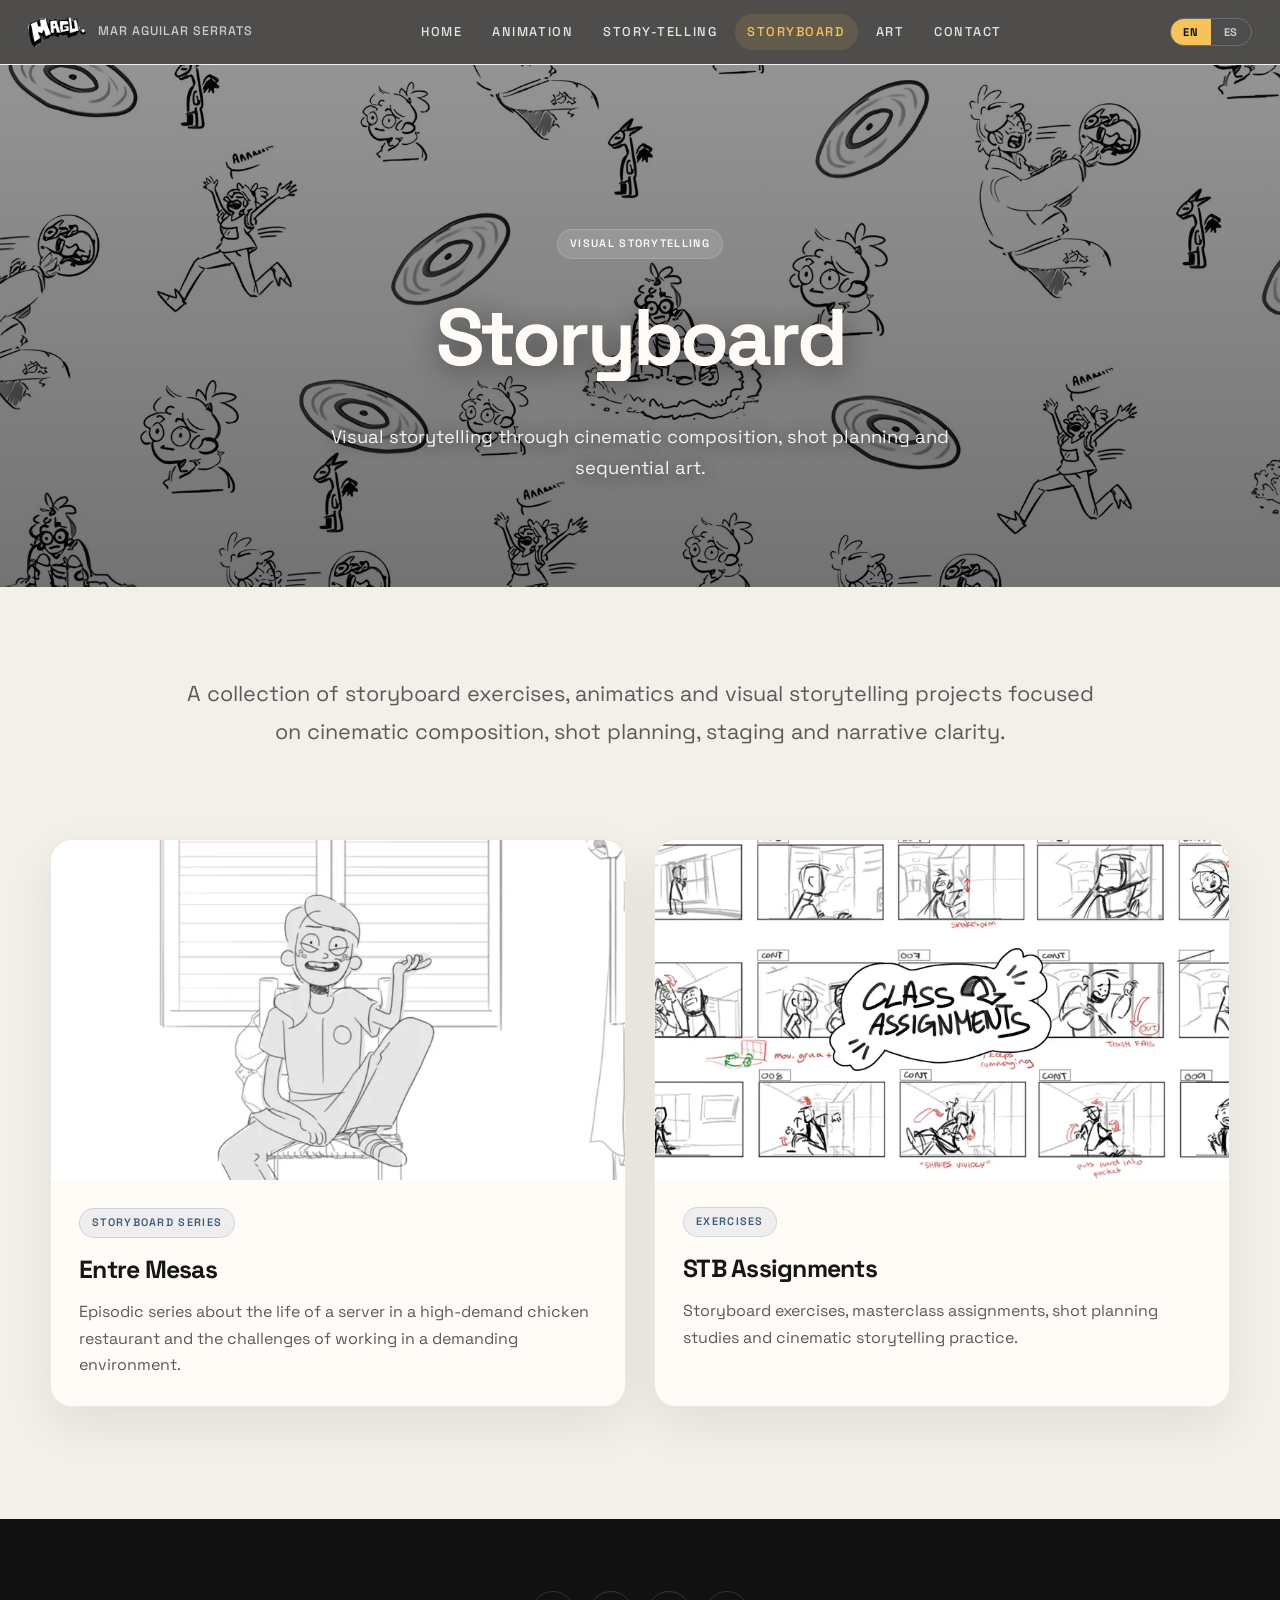
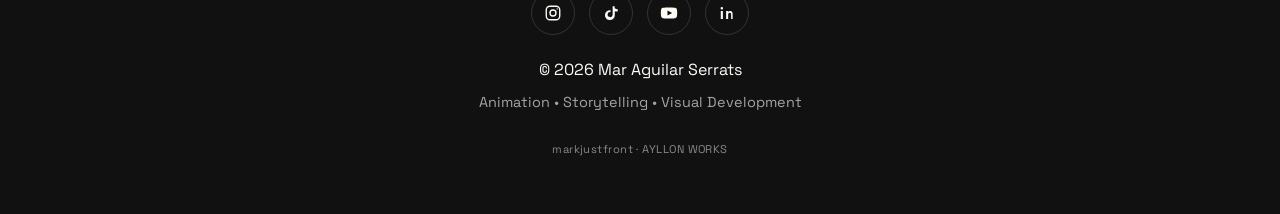
<file: storyboard.html>
<!DOCTYPE html>
<html lang="en">
<head>
    <meta charset="UTF-8">
    <meta name="viewport" content="width=device-width, initial-scale=1.0">
    <title>Storyboard | Mar Aguilar Serrats | MAGU</title>
    <meta name="description" content="Storyboards, animatics and visual storytelling by Mar Aguilar Serrats (MAGU), including Entre Mesas and class assignments.">
    <meta property="og:title" content="Storyboard | Mar Aguilar Serrats | MAGU">
    <meta property="og:description" content="Storyboards, animatics and visual storytelling by Mar Aguilar Serrats (MAGU), including Entre Mesas and class assignments.">
    <meta property="og:type" content="website">
    <meta name="twitter:card" content="summary_large_image">
    <meta name="twitter:title" content="Storyboard | Mar Aguilar Serrats | MAGU">
    <meta name="twitter:description" content="Storyboards, animatics and visual storytelling by Mar Aguilar Serrats (MAGU), including Entre Mesas and class assignments.">
    <link rel="icon" href="images/favicon.png" type="image/png">
    <link rel="apple-touch-icon" href="images/apple-touch-icon.png">
    <link rel="stylesheet" href="css/fonts.css">
    <link rel="stylesheet" href="css/style.css">
    <link rel="preload" href="images/Home/magu.webp" as="image" type="image/webp">
    <script>
      /* Show the logo overlay before the first paint, only on the first
         page of a visit. Keep in sync with js/loader.js. */
      (function () {
        try {
          var html = document.documentElement;
          html.classList.add("js");
          var q = location.search;
          if (/(?:\?|&)loader=0(?:&|$)/.test(q)) return;
          if (window.matchMedia("(prefers-reduced-motion: reduce)").matches) return;
          var freeze = /(?:\?|&)freeze=([0-9]*\.?[0-9]+)(?:&|$)/.exec(q);
          if (freeze) {
            html.classList.add("is-loading");
            html.setAttribute("data-freeze", freeze[1]);
            html.style.setProperty("--freeze", "-" + freeze[1] + "s");
            return;
          }
          var force = /(?:\?|&)loader=1(?:&|$)/.test(q);
          if (!force && sessionStorage.getItem("magu-loader") === "1") return;
          html.classList.add("is-loading");
        } catch (e) {}
      })();
    </script>
    <script src="js/loader.js" defer></script>
</head>
<body data-page="storyboard">
    <div id="loader" class="loader" aria-hidden="true">
        <picture>
            <source type="image/webp" srcset="images/Home/magu.webp">
            <img class="loader-mark" src="images/Home/magu.png" alt="" width="300" height="155">
        </picture>
    </div>

    <div id="navbar"></div>

    <section class="page-hero" id="main">
        <span class="hero-label" data-i18n="sb.label">Visual Storytelling</span>
        <h1 data-i18n="sb.h1">Storyboard</h1>
        <p data-i18n="sb.lead">Visual storytelling through cinematic composition, shot planning and sequential art.</p>
    </section>

    <section class="section">
        <div class="wrap--m reveal">
            <p class="lede" data-i18n="sb.intro">A collection of storyboard exercises, animatics and visual storytelling projects focused on cinematic composition, shot planning, staging and narrative clarity.</p>
        </div>
    </section>

    <section class="section--bottom">
        <div class="wrap">
            <div class="project-grid">
            <a href="entre-mesas.html" class="project-card reveal">
                <picture>
                <source type="image/webp" srcset="images/Storyboard/entre_mesas_ref_edited-800.webp 800w, images/Storyboard/entre_mesas_ref_edited-1135.webp 1135w" sizes="(max-width: 900px) 100vw, 576px">
                <img src="images/Storyboard/entre_mesas_ref_edited.jpeg" alt="Entre Mesas storyboard" width="358" height="212" loading="lazy" data-i18n-alt="alt.entreSb" class="project-image">
            </picture>
                <div class="card-body">
                    <span class="tag" data-i18n="sb.entre.tag">Storyboard Series</span>
                    <h3 data-i18n="sb.entre.title">Entre Mesas</h3>
                    <p data-i18n="sb.entre.body">Episodic series about the life of a server in a high-demand chicken restaurant and the challenges of working in a demanding environment.</p>
                </div>
            </a>

            <a href="stb-assignments.html" class="project-card reveal">
                <picture>
                <source type="image/webp" srcset="images/Storyboard/class-assignments-800.webp 800w, images/Storyboard/class-assignments-1600.webp 1600w, images/Storyboard/class-assignments-2400.webp 2400w" sizes="(max-width: 900px) 100vw, 576px">
                <img src="images/Storyboard/class-assignments.png" alt="Class assignments" width="358" height="212" loading="lazy" data-i18n-alt="alt.assignments" class="project-image">
            </picture>
                <div class="card-body">
                    <span class="tag" data-i18n="sb.assign.tag">Exercises</span>
                    <h3 data-i18n="sb.assign.title">STB Assignments</h3>
                    <p data-i18n="sb.assign.body">Storyboard exercises, masterclass assignments, shot planning studies and cinematic storytelling practice.</p>
                </div>
            </a>
            </div>
        </div>
    </section>
    <div id="footer"></div>

    <script src="js/i18n.js" defer></script>
    <script src="js/components.js" defer></script>
    <script src="js/lightbox.js" defer></script>
    <script src="js/ui.js" defer></script>
</body>
</html>
</file>
<file: css/fonts.css>
/* Space Grotesk, SIL Open Font License 1.1 — see fonts/space-grotesk/OFL.txt */

@font-face {
    font-family: "Space Grotesk";
    font-style: normal;
    font-weight: 400;
    font-display: swap;
    src: url("../fonts/space-grotesk/space-grotesk-latin-400.woff2") format("woff2");
    unicode-range: U+0000-00FF, U+0131, U+0152-0153, U+02BB-02BC, U+02C6, U+02DA, U+02DC, U+0304, U+0308, U+0329, U+2000-206F, U+20AC, U+2122, U+2191, U+2193, U+2212, U+2215, U+FEFF, U+FFFD;
}

@font-face {
    font-family: "Space Grotesk";
    font-style: normal;
    font-weight: 400;
    font-display: swap;
    src: url("../fonts/space-grotesk/space-grotesk-latin-ext-400.woff2") format("woff2");
    unicode-range: U+0100-02BA, U+02BD-02C5, U+02C7-02CC, U+02CE-02D7, U+02DD-02FF, U+0304, U+0308, U+0329, U+1D00-1DBF, U+1E00-1E9F, U+1EF2-1EFF, U+2020, U+20A0-20AB, U+20AD-20C0, U+2113, U+2C60-2C7F, U+A720-A7FF;
}

@font-face {
    font-family: "Space Grotesk";
    font-style: normal;
    font-weight: 500;
    font-display: swap;
    src: url("../fonts/space-grotesk/space-grotesk-latin-500.woff2") format("woff2");
    unicode-range: U+0000-00FF, U+0131, U+0152-0153, U+02BB-02BC, U+02C6, U+02DA, U+02DC, U+0304, U+0308, U+0329, U+2000-206F, U+20AC, U+2122, U+2191, U+2193, U+2212, U+2215, U+FEFF, U+FFFD;
}

@font-face {
    font-family: "Space Grotesk";
    font-style: normal;
    font-weight: 500;
    font-display: swap;
    src: url("../fonts/space-grotesk/space-grotesk-latin-ext-500.woff2") format("woff2");
    unicode-range: U+0100-02BA, U+02BD-02C5, U+02C7-02CC, U+02CE-02D7, U+02DD-02FF, U+0304, U+0308, U+0329, U+1D00-1DBF, U+1E00-1E9F, U+1EF2-1EFF, U+2020, U+20A0-20AB, U+20AD-20C0, U+2113, U+2C60-2C7F, U+A720-A7FF;
}

@font-face {
    font-family: "Space Grotesk";
    font-style: normal;
    font-weight: 600;
    font-display: swap;
    src: url("../fonts/space-grotesk/space-grotesk-latin-600.woff2") format("woff2");
    unicode-range: U+0000-00FF, U+0131, U+0152-0153, U+02BB-02BC, U+02C6, U+02DA, U+02DC, U+0304, U+0308, U+0329, U+2000-206F, U+20AC, U+2122, U+2191, U+2193, U+2212, U+2215, U+FEFF, U+FFFD;
}

@font-face {
    font-family: "Space Grotesk";
    font-style: normal;
    font-weight: 600;
    font-display: swap;
    src: url("../fonts/space-grotesk/space-grotesk-latin-ext-600.woff2") format("woff2");
    unicode-range: U+0100-02BA, U+02BD-02C5, U+02C7-02CC, U+02CE-02D7, U+02DD-02FF, U+0304, U+0308, U+0329, U+1D00-1DBF, U+1E00-1E9F, U+1EF2-1EFF, U+2020, U+20A0-20AB, U+20AD-20C0, U+2113, U+2C60-2C7F, U+A720-A7FF;
}

@font-face {
    font-family: "Space Grotesk";
    font-style: normal;
    font-weight: 700;
    font-display: swap;
    src: url("../fonts/space-grotesk/space-grotesk-latin-700.woff2") format("woff2");
    unicode-range: U+0000-00FF, U+0131, U+0152-0153, U+02BB-02BC, U+02C6, U+02DA, U+02DC, U+0304, U+0308, U+0329, U+2000-206F, U+20AC, U+2122, U+2191, U+2193, U+2212, U+2215, U+FEFF, U+FFFD;
}

@font-face {
    font-family: "Space Grotesk";
    font-style: normal;
    font-weight: 700;
    font-display: swap;
    src: url("../fonts/space-grotesk/space-grotesk-latin-ext-700.woff2") format("woff2");
    unicode-range: U+0100-02BA, U+02BD-02C5, U+02C7-02CC, U+02CE-02D7, U+02DD-02FF, U+0304, U+0308, U+0329, U+1D00-1DBF, U+1E00-1E9F, U+1EF2-1EFF, U+2020, U+20A0-20AB, U+20AD-20C0, U+2113, U+2C60-2C7F, U+A720-A7FF;
}
</file>
<file: css/style.css>
/* MAGU — Mar Aguilar Serrats
   Design tokens, layout, and components. No third-party CSS runtime. */

:root {
    --gold: #f6c25c;
    --gold-deep: #c9952e;
    --blue: #5c7a9d;
    --blue-dark: #3e5a78;
    --ink: #161616;
    --muted: #5a5a5a;
    --paper: #f3f0ea;
    --paper-2: #e8e3d9;
    --white: #fffcf8;
    --line: rgba(22, 22, 22, 0.08);
    --nav-bg: rgba(14, 14, 14, 0.72);
    --shadow: 0 18px 50px rgba(22, 22, 22, 0.08);
    --shadow-hover: 0 28px 60px rgba(22, 22, 22, 0.14);
    --radius: 22px;
    --radius-sm: 14px;
    --font: "Space Grotesk", system-ui, sans-serif;
    --header-h: 76px;
    --ease: cubic-bezier(0.22, 1, 0.36, 1);
}

*,
*::before,
*::after {
    box-sizing: border-box;
    margin: 0;
    padding: 0;
}

html {
    scroll-behavior: smooth;
}

html,
body {
    background: var(--paper);
    color: var(--ink);
    font-family: var(--font);
    font-weight: 400;
    line-height: 1.6;
    -webkit-font-smoothing: antialiased;
}

img,
picture,
video {
    max-width: 100%;
    display: block;
}

video {
    height: auto;
}

picture {
    width: 100%;
}

a {
    color: inherit;
}

button {
    font-family: inherit;
    cursor: pointer;
}

:focus-visible {
    outline: 2px solid var(--gold);
    outline-offset: 3px;
}

.sr-only {
    position: absolute;
    width: 1px;
    height: 1px;
    padding: 0;
    margin: -1px;
    overflow: hidden;
    clip: rect(0, 0, 0, 0);
    white-space: nowrap;
    border: 0;
}

/* Keep intrinsic aspect ratio when width is constrained.
   HTML width/height are hints only; without height:auto the
   height attribute becomes the used CSS height and images stretch. */
img {
    max-width: 100%;
    height: auto;
}
picture {
    display: block;
    max-width: 100%;
}

.skip-link {
    position: absolute;
    left: 16px;
    top: -120px;
    z-index: 100000;
    background: var(--ink);
    color: var(--white);
    padding: 12px 18px;
    border-radius: 8px;
    text-decoration: none;
    font-weight: 600;
}

.skip-link:focus,
.skip-link:focus-visible {
    top: 16px;
    color: var(--white);
}

/* Icons */
.icon {
    width: 1.15em;
    height: 1.15em;
    fill: currentColor;
    display: inline-block;
    vertical-align: -0.15em;
    flex-shrink: 0;
}

/* Layout */
.wrap,
.wrap--s,
.wrap--m,
.wrap--wide {
    margin-inline: auto;
}
.wrap { width: min(1180px, calc(100% - 48px)); }
.wrap--s { width: min(760px, calc(100% - 48px)); }
.wrap--m { width: min(920px, calc(100% - 48px)); }
.wrap--wide { width: min(1400px, calc(100% - 48px)); }

.section {
    padding: 88px 0;
}

.section--tight {
    padding: 48px 0 88px;
}

.section--bottom {
    padding: 0 0 112px;
}

.lede {
    font-size: clamp(1.15rem, 2vw, 1.35rem);
    line-height: 1.75;
    color: var(--muted);
    text-align: center;
}

.section-title {
    text-align: center;
    font-size: clamp(2rem, 4vw, 3rem);
    font-weight: 700;
    letter-spacing: -0.03em;
    margin-bottom: 48px;
}

.category-title {
    font-size: clamp(1.4rem, 2.4vw, 1.85rem);
    font-weight: 700;
    letter-spacing: -0.02em;
    margin-bottom: 28px;
    text-align: center;
}

/* Header / nav */
.site-header {
    position: fixed;
    inset: 0 0 auto 0;
    z-index: 1000;
}

.navbar {
    position: relative;
    z-index: 1000;
    display: flex;
    align-items: center;
    gap: 24px;
    padding: 14px 28px;
    border-bottom: 1px solid rgba(255, 255, 255, 0.06);
}

/* The blur lives on a pseudo-element: backdrop-filter on .navbar itself
   would trap the fixed mobile menu inside the header box. */
.navbar::before {
    content: "";
    position: absolute;
    inset: 0;
    z-index: -1;
    background: var(--nav-bg);
    backdrop-filter: blur(16px);
    -webkit-backdrop-filter: blur(16px);
    pointer-events: none;
}

.nav-brand {
    display: flex;
    align-items: center;
    gap: 12px;
    text-decoration: none;
    color: var(--white);
    min-width: 0;
    z-index: 1002;
}

.nav-brand img {
    height: 30px;
    width: auto;
}

.nav-brand-name {
    font-size: 0.78rem;
    font-weight: 500;
    letter-spacing: 0.08em;
    text-transform: uppercase;
    color: rgba(255, 255, 255, 0.72);
    white-space: nowrap;
}

.nav-menu {
    display: flex;
    align-items: center;
    justify-content: center;
    gap: 6px;
    flex: 1;
}

.nav-menu a {
    color: rgba(255, 255, 255, 0.86);
    text-decoration: none;
    font-size: 0.8rem;
    font-weight: 500;
    letter-spacing: 0.12em;
    text-transform: uppercase;
    padding: 8px 12px;
    border-radius: 999px;
    transition: color 0.25s var(--ease), background 0.25s var(--ease);
}

.nav-menu a:hover,
.nav-menu a.active {
    color: var(--gold);
}

.nav-menu a.active {
    background: rgba(246, 194, 92, 0.12);
}

.nav-end {
    display: flex;
    align-items: center;
    gap: 12px;
    margin-left: auto;
    z-index: 1002;
}

.lang-switch {
    display: flex;
    border: 1px solid rgba(255, 255, 255, 0.18);
    border-radius: 999px;
    overflow: hidden;
}

.lang-switch button {
    background: transparent;
    border: 0;
    color: rgba(255, 255, 255, 0.7);
    font-size: 0.7rem;
    font-weight: 700;
    letter-spacing: 0.08em;
    padding: 6px 10px;
    min-width: 40px;
}

.lang-switch button[aria-pressed="true"] {
    background: var(--gold);
    color: var(--ink);
}

.menu-toggle {
    display: none;
    background: none;
    border: 0;
    color: var(--white);
    width: 44px;
    height: 44px;
    align-items: center;
    justify-content: center;
}

.menu-toggle svg {
    width: 24px;
    height: 24px;
}

.menu-toggle .icon-close { display: none; }
.menu-toggle[aria-expanded="true"] .icon-menu { display: none; }
.menu-toggle[aria-expanded="true"] .icon-close { display: block; }

/* Hero (home) */
.hero-video {
    position: relative;
    min-height: 100vh;
    min-height: 100dvh;
    display: flex;
    justify-content: center;
    align-items: center;
    overflow: hidden;
    background: #111;
}

.hero-video video,
.hero-video .hero-poster {
    position: absolute;
    inset: 0;
    width: 100%;
    height: 100%;
    object-fit: cover;
}

.hero-video .overlay {
    position: absolute;
    inset: 0;
    background:
        radial-gradient(ellipse at center, rgba(0, 0, 0, 0.28) 0%, rgba(0, 0, 0, 0.45) 55%, rgba(0, 0, 0, 0.58) 100%),
        linear-gradient(to bottom, rgba(0, 0, 0, 0.25), rgba(0, 0, 0, 0.4));
}

.hero-content {
    position: relative;
    z-index: 2;
    width: min(820px, calc(100% - 40px));
    padding: 52px 56px 48px;
    text-align: center;
    border-radius: 32px;
    background: rgba(8, 8, 8, 0.58);
    backdrop-filter: blur(18px);
    -webkit-backdrop-filter: blur(18px);
    border: 1px solid rgba(255, 255, 255, 0.1);
    color: var(--white);
    animation: heroReveal 0.9s var(--ease);
}

.hero-avatar {
    width: 132px;
    height: 132px;
    border-radius: 50%;
    object-fit: cover;
    border: 3px solid rgba(255, 255, 255, 0.92);
    box-shadow: 0 12px 36px rgba(0, 0, 0, 0.35);
    margin: 0 auto 22px;
    background: #222;
}

.hero-logo {
    width: min(420px, 100%);
    margin: 0 auto;
}

.hero-subtitle {
    margin-top: 22px;
    font-size: 0.8rem;
    font-weight: 500;
    letter-spacing: 0.22em;
    text-transform: uppercase;
    color: var(--gold);
}

.hero-description {
    margin-top: 16px;
    font-size: clamp(1.2rem, 2vw, 1.65rem);
    line-height: 1.45;
    font-weight: 600;
    letter-spacing: -0.02em;
    color: #fff;
    text-shadow: 0 2px 16px rgba(0, 0, 0, 0.35);
}

.btn,
.hero-button {
    margin-top: 28px;
    display: inline-flex;
    align-items: center;
    justify-content: center;
    gap: 10px;
    padding: 14px 28px;
    border-radius: 999px;
    background: var(--gold);
    color: var(--ink);
    font-weight: 700;
    letter-spacing: 0.06em;
    text-transform: uppercase;
    font-size: 0.82rem;
    text-decoration: none;
    border: 0;
    transition: transform 0.3s var(--ease), box-shadow 0.3s var(--ease), background 0.3s;
}

.btn:hover,
.hero-button:hover {
    transform: translateY(-2px);
    box-shadow: 0 12px 28px rgba(246, 194, 92, 0.28);
    background: #ffd57a;
}

@keyframes heroReveal {
    from { opacity: 0; transform: translateY(24px); }
    to { opacity: 1; transform: none; }
}

/* About */
.about {
    text-align: center;
}

.about h2 {
    font-size: clamp(2rem, 4vw, 2.8rem);
    letter-spacing: -0.03em;
    margin-bottom: 18px;
}

/* Portfolio cards */
.card-grid {
    display: grid;
    grid-template-columns: repeat(4, 1fr);
    gap: 22px;
}

.portfolio-card,
.project-card,
.animation-card,
.contact-box {
    background: var(--white);
    border-radius: var(--radius);
    overflow: hidden;
    border: 1px solid var(--line);
    box-shadow: var(--shadow);
    text-decoration: none;
    color: inherit;
    transition: transform 0.4s var(--ease), box-shadow 0.4s var(--ease);
}

.portfolio-card:hover,
.project-card:hover,
.animation-card:hover,
.contact-box:hover,
.project-link:hover .project-card {
    transform: translateY(-8px);
    box-shadow: var(--shadow-hover);
}

.portfolio-card .card-media {
    aspect-ratio: 16 / 10;
    overflow: hidden;
    background: var(--paper-2);
}

.portfolio-card .card-media img,
.portfolio-card .card-media picture,
.portfolio-card .card-media picture img {
    width: 100%;
    height: 100%;
    object-fit: cover;
    transition: transform 0.6s var(--ease);
}

.portfolio-card:hover .card-media img {
    transform: scale(1.06);
}

.portfolio-card .card-body,
.animation-card .card-body {
    padding: 22px 22px 26px;
}

.portfolio-card h3,
.animation-card h3 {
    font-size: 1.15rem;
    font-weight: 700;
    letter-spacing: -0.02em;
    margin-top: 12px;
}

.portfolio-card p,
.animation-card p,
.project-card p {
    color: var(--muted);
    margin-top: 8px;
    line-height: 1.65;
}

.tag,
.project-tags span,
.hero-label {
    display: inline-flex;
    align-items: center;
    background: rgba(92, 122, 157, 0.1);
    color: var(--blue-dark);
    border: 1px solid rgba(92, 122, 157, 0.22);
    padding: 5px 12px;
    border-radius: 999px;
    font-size: 0.68rem;
    font-weight: 600;
    letter-spacing: 0.12em;
    text-transform: uppercase;
}

.project-tags {
    display: flex;
    flex-wrap: wrap;
    gap: 8px;
    margin-top: 16px;
}

/* Skills */
.skills-grid {
    display: flex;
    justify-content: center;
    flex-wrap: wrap;
    gap: 12px;
}

.skills-grid span {
    background: var(--white);
    padding: 12px 22px;
    border-radius: 999px;
    border: 1px solid var(--line);
    font-weight: 600;
    font-size: 0.95rem;
    color: var(--blue-dark);
}

/* Footer */
footer {
    background: #111;
    color: var(--white);
    padding: 72px 0 56px;
}

.socials {
    display: flex;
    justify-content: center;
    gap: 14px;
    margin-bottom: 22px;
}

.socials a {
    color: var(--white);
    width: 44px;
    height: 44px;
    border-radius: 50%;
    border: 1px solid rgba(255, 255, 255, 0.14);
    display: inline-flex;
    align-items: center;
    justify-content: center;
    transition: color 0.25s, border-color 0.25s, transform 0.25s var(--ease);
}

.socials a .icon {
    width: 18px;
    height: 18px;
}

.socials a:hover {
    color: var(--gold);
    border-color: var(--gold);
    transform: translateY(-2px);
}

footer p {
    text-align: center;
}

.footer-small {
    margin-top: 8px;
    color: rgba(255, 255, 255, 0.62);
    font-size: 0.9rem;
}

.footer-dev {
    margin-top: 28px;
    font-size: 0.7rem;
    letter-spacing: 0.04em;
    line-height: 1.4;
}

.footer-dev a {
    color: rgba(255, 255, 255, 0.5);
    text-decoration: none;
    transition: color 0.25s, outline-color 0.25s;
}

.footer-dev a:hover,
.footer-dev a:focus-visible {
    color: rgba(255, 255, 255, 0.9);
}

.footer-dev a:focus-visible {
    outline: 1px solid rgba(255, 255, 255, 0.7);
    outline-offset: 3px;
}

/* Page heroes */
.page-hero {
    position: relative;
    min-height: 58vh;
    display: flex;
    flex-direction: column;
    justify-content: center;
    align-items: center;
    text-align: center;
    padding: 160px 28px 100px;
    color: var(--white);
    background-color: #1a1a1a;
    background-image:
        linear-gradient(rgba(0, 0, 0, 0.42), rgba(0, 0, 0, 0.55)),
        image-set(
            url("../images/Art/art-header.webp") type("image/webp"),
            url("../images/Art/art-header.jpg") type("image/jpeg")
        );
    background-size: cover;
    background-position: center;
}

.page-hero h1 {
    font-size: clamp(2.8rem, 7vw, 5rem);
    font-weight: 700;
    letter-spacing: -0.04em;
    margin-top: 14px;
    text-shadow: 0 6px 28px rgba(0, 0, 0, 0.45);
}

.page-hero p {
    max-width: 640px;
    margin: 20px auto 0;
    font-size: 1.15rem;
    line-height: 1.7;
    color: rgba(255, 255, 255, 0.92);
    text-shadow: 0 2px 14px rgba(0, 0, 0, 0.5);
}

.page-hero .hero-label {
    color: var(--white);
    background: rgba(255, 255, 255, 0.12);
    border-color: rgba(255, 255, 255, 0.18);
    backdrop-filter: blur(10px);
}

/* Project cards (story pages) */
.project-grid {
    display: grid;
    grid-template-columns: repeat(2, 1fr);
    gap: 28px;
}

.project-card {
    position: relative;
    overflow: visible;
}

.project-card > a,
.project-link {
    display: block;
    text-decoration: none;
    color: inherit;
}

.project-image,
.project-card > picture,
.project-card > img:not(.wip-tag),
.project-card .project-image,
.project-card picture:not(.wip-tag) img {
    width: 100%;
    height: auto;
    display: block;
    border-radius: var(--radius) var(--radius) 0 0;
}

.project-card .card-body {
    padding: 28px;
}

.project-card h3 {
    font-size: 1.55rem;
    font-weight: 700;
    letter-spacing: -0.03em;
    margin: 12px 0 10px;
}

.project-card .wip-tag,
.wip-tag {
    position: absolute;
    top: -16px;
    left: -18px;
    width: 72px;
    height: auto;
    z-index: 4;
    transform: rotate(-14deg);
    pointer-events: none;
    filter: drop-shadow(0 4px 8px rgba(0, 0, 0, 0.2));
}

/* Animation */
.featured-video {
    border-radius: var(--radius);
    overflow: hidden;
    box-shadow: var(--shadow-hover);
    background: #111;
}

.featured-video video {
    width: 100%;
}

.video-description {
    text-align: center;
    margin-top: 18px;
    color: var(--muted);
}

.anim-grid {
    display: grid;
    grid-template-columns: repeat(2, 1fr);
    gap: 28px;
}

.animation-card video {
    width: 100%;
    background: #111;
}

/* Phone showcase */
.phone-grid {
    display: flex;
    justify-content: center;
    align-items: flex-start;
    flex-wrap: wrap;
    gap: 56px;
}

.phone-project {
    max-width: 360px;
    text-align: center;
}

.phone-showcase {
    position: relative;
    display: flex;
    justify-content: center;
    padding: 36px;
    overflow: hidden;
}

.phone-showcase::before {
    content: "";
    position: absolute;
    left: 50%;
    top: 50%;
    width: 420px;
    height: 420px;
    border-radius: 50%;
    background: radial-gradient(rgba(92, 122, 157, 0.16), transparent 70%);
    transform: translate(-50%, -50%);
    z-index: 0;
}

.phone-frame {
    position: relative;
    z-index: 1;
    width: 280px;
    padding: 10px;
    border-radius: 36px;
    background: linear-gradient(145deg, #2c2c2c, #0f0f0f);
    box-shadow: 0 30px 60px rgba(0, 0, 0, 0.25);
}

.phone-frame video {
    width: 100%;
    aspect-ratio: 9 / 16;
    object-fit: cover;
    border-radius: 28px;
    display: block;
    background: #000;
}

.phone-content { margin-top: 20px; }
.phone-content h3 { font-size: 1.35rem; font-weight: 700; margin-bottom: 8px; }
.phone-content p { color: var(--muted); line-height: 1.7; }

/* Art gallery */
.gallery-container {
    width: min(1500px, calc(100% - 48px));
    margin: auto;
    padding: 72px 0 120px;
}

.gallery {
    columns: 4 260px;
    column-gap: 20px;
}

.gallery figure {
    break-inside: avoid;
    margin: 0 0 20px;
}

.gallery button {
    display: block;
    width: 100%;
    padding: 0;
    border: 0;
    background: none;
    border-radius: 18px;
    overflow: hidden;
    cursor: pointer;
    box-shadow: var(--shadow);
    transition: transform 0.35s var(--ease), box-shadow 0.35s var(--ease);
}

.gallery button:hover {
    transform: translateY(-4px);
    box-shadow: var(--shadow-hover);
}

.gallery img {
    width: 100%;
    height: auto;
    display: block;
    border-radius: 18px;
}

.gallery picture {
    display: block;
    width: 100%;
}

/* Character lineup (Entre Mesas visual development) */
.gallery--portraits {
    columns: auto;
    display: flex;
    flex-wrap: wrap;
    justify-content: center;
    align-items: flex-end;
    gap: 28px 32px;
    max-width: 1100px;
    margin-inline: auto;
    background: var(--white);
    border: 1px solid var(--line);
    border-radius: 28px;
    padding: 48px 40px 36px;
    box-shadow: var(--shadow);
}
.gallery--portraits figure {
    margin: 0;
    width: auto;
    flex: 0 1 auto;
}
.gallery--portraits picture {
    width: auto;
}
.gallery--portraits button {
    width: auto;
    background: transparent;
    box-shadow: none;
    cursor: zoom-in;
}
.gallery--portraits button:hover {
    transform: translateY(-4px);
    box-shadow: none;
}
.gallery--portraits img {
    width: auto;
    height: auto;
    max-height: 520px;
    max-width: min(240px, 100%);
    object-fit: contain;
    border-radius: 16px;
    margin-inline: auto;
}
@media (max-width: 700px) {
    .gallery--portraits {
        padding: 28px 20px 24px;
        gap: 24px 16px;
        max-width: 100%;
    }
    .gallery--portraits figure {
        flex: 1 1 calc(50% - 8px);
        max-width: calc(50% - 8px);
    }
    .gallery--portraits img {
        max-height: 420px;
        max-width: 100%;
    }
}

/* Lightbox */
#lightbox {
    position: fixed;
    inset: 0;
    display: none;
    z-index: 20000;
    background: rgba(6, 6, 6, 0.94);
    padding: 24px;
}

#lightbox.is-open {
    display: flex;
    flex-direction: column;
    align-items: center;
    justify-content: center;
}

#lightbox figure {
    margin: 0;
    max-width: min(1200px, 100%);
    text-align: center;
}

#lightbox img {
    width: auto;
    height: auto;
    max-width: 100%;
    max-height: 78vh;
    margin: 0 auto;
    object-fit: contain;
    border-radius: 16px;
    box-shadow: 0 24px 80px rgba(0, 0, 0, 0.5);
}

#lightbox figcaption {
    color: rgba(255, 255, 255, 0.82);
    margin-top: 16px;
    font-weight: 500;
}

.lb-btn {
    position: absolute;
    background: rgba(255, 255, 255, 0.08);
    border: 1px solid rgba(255, 255, 255, 0.14);
    color: #fff;
    width: 48px;
    height: 48px;
    border-radius: 50%;
    display: flex;
    align-items: center;
    justify-content: center;
}

.lb-btn:hover { background: rgba(246, 194, 92, 0.25); color: var(--gold); }

.lb-close { top: 20px; right: 20px; }
.lb-prev { left: 16px; top: 50%; transform: translateY(-50%); }
.lb-next { right: 16px; top: 50%; transform: translateY(-50%); }

/* Mayra / project pages */
.split {
    display: grid;
    grid-template-columns: 1fr 1fr;
    gap: 56px;
    align-items: center;
}

.project-title {
    font-size: clamp(2.4rem, 5vw, 4.2rem);
    font-weight: 700;
    letter-spacing: -0.04em;
    line-height: 1.05;
}

.project-title span {
    display: block;
    color: var(--blue);
}

.project-subtitle {
    margin-top: 14px;
    font-size: 1.05rem;
    font-weight: 600;
    color: var(--blue-dark);
}

.project-description {
    margin-top: 24px;
    line-height: 1.85;
    color: var(--muted);
}

.project-description p + p { margin-top: 1em; }

.project-feature-image,
.rounded-media img,
.rounded-media picture img {
    width: 100%;
    height: auto;
    display: block;
    border-radius: var(--radius);
    box-shadow: var(--shadow-hover);
}

.rounded-media button[data-lightbox] {
    display: block;
    width: 100%;
    padding: 0;
    border: 0;
    background: none;
    border-radius: var(--radius);
    overflow: hidden;
    box-shadow: var(--shadow-hover);
    cursor: zoom-in;
}
.rounded-media button[data-lightbox] img {
    box-shadow: none;
    border-radius: 0;
    transition: transform 0.45s var(--ease);
}
.rounded-media button[data-lightbox]:hover img {
    transform: scale(1.03);
}

.episode-grid {
    display: grid;
    grid-template-columns: repeat(auto-fit, minmax(280px, 1fr));
    gap: 20px;
}

.episode-card {
    background: var(--white);
    padding: 26px;
    border-radius: var(--radius);
    border: 1px solid var(--line);
    box-shadow: var(--shadow);
    transition: transform 0.3s var(--ease);
}

.episode-card:hover { transform: translateY(-4px); }

.episode-card h3 {
    font-size: 1.7rem;
    font-weight: 700;
    color: var(--blue);
}

.episode-card h4 { margin-top: 8px; font-weight: 700; }
.episode-card p { margin-top: 12px; color: var(--muted); line-height: 1.7; }

.project-gallery {
    width: min(1180px, calc(100% - 48px));
    margin: 0 auto 112px;
    display: flex;
    flex-direction: column;
    gap: 20px;
}

.project-gallery button,
.gallery-item {
    padding: 0;
    border: 0;
    background: none;
    cursor: zoom-in;
    border-radius: 18px;
    overflow: hidden;
}

.project-gallery .gallery-featured {
    display: block;
    width: 100%;
    box-shadow: var(--shadow);
    transition: transform 0.35s var(--ease), box-shadow 0.35s var(--ease);
}
.project-gallery .gallery-featured:hover {
    transform: translateY(-4px);
    box-shadow: var(--shadow-hover);
}

.project-gallery .gallery-mosaic {
    columns: 2 300px;
    column-gap: 20px;
}

.project-gallery .gallery-mosaic button {
    display: block;
    width: 100%;
    margin: 0 0 20px;
    break-inside: avoid;
    box-shadow: var(--shadow);
    transition: transform 0.35s var(--ease), box-shadow 0.35s var(--ease);
}
.project-gallery .gallery-mosaic button:hover {
    transform: translateY(-4px);
    box-shadow: var(--shadow-hover);
}

.project-gallery img {
    width: 100%;
    height: auto;
    display: block;
    border-radius: 18px;
    transition: transform 0.3s var(--ease);
}

.teaser-section {
    width: min(1400px, calc(100% - 48px));
    margin: 0 auto 112px;
}

.teaser-content {
    display: grid;
    grid-template-columns: 1.15fr 1fr;
    gap: 0;
    align-items: stretch;
    background: var(--white);
    border-radius: 28px;
    overflow: hidden;
    box-shadow: var(--shadow);
    border: 1px solid var(--line);
}

.teaser-media,
.teaser-content > button[data-lightbox] {
    display: flex;
    align-items: center;
    justify-content: center;
    height: 100%;
    min-height: 0;
    background: var(--paper-2);
    padding: 0;
    border: 0;
    width: 100%;
    cursor: zoom-in;
}
.teaser-image,
.teaser-content picture,
.teaser-content img {
    width: 100%;
    height: auto;
    max-height: 100%;
    object-fit: contain;
    display: block;
}

.teaser-text { padding: 48px; }
.teaser-text h2 {
    font-size: clamp(1.8rem, 3vw, 2.8rem);
    font-weight: 700;
    letter-spacing: -0.03em;
    margin-top: 10px;
}
.teaser-text p { margin-top: 16px; color: var(--muted); line-height: 1.75; }
.teaser-credit { margin-top: 24px; font-size: 0.95rem; color: #8a8a8a; }

.project-hero { padding-top: var(--header-h); background: var(--paper-2); }
.project-hero .banner {
    width: min(1400px, 100%);
    margin: 0 auto;
}
.project-hero .banner img { width: 100%; height: auto; display: block; }

.note-card {
    background: var(--white);
    border-radius: 28px;
    box-shadow: var(--shadow);
    border: 1px solid var(--line);
    padding: 56px 40px;
    text-align: center;
}

.note-card h2 {
    font-size: clamp(2rem, 4vw, 3.2rem);
    letter-spacing: -0.03em;
    margin-top: 10px;
}

.note-card p { margin-top: 20px; color: var(--muted); max-width: 640px; margin-inline: auto; }
.note-card .credit {
    margin-top: 22px;
    font-size: 0.78rem;
    letter-spacing: 0.16em;
    text-transform: uppercase;
    color: #9a9a9a;
}

.italic { font-style: italic; color: var(--muted); }
.stack > * + * { margin-top: 1.15em; }
.kicker { margin-bottom: 8px; }

/* Contact */
.contact-layout {
    display: grid;
    grid-template-columns: 340px 1fr;
    gap: 64px;
    align-items: center;
}

.contact-photo img,
.contact-photo picture img {
    display: block;
    width: 100%;
    height: auto;
    aspect-ratio: 1;
    object-fit: cover;
    border-radius: 50%;
    border: 4px solid #fff;
    box-shadow: 0 18px 40px rgba(22, 22, 22, 0.14);
    background: #e8e4dc;
}

.contact-info {
    display: flex;
    flex-direction: column;
    align-items: flex-start;
    gap: 14px;
}

.contact-info h2 {
    font-size: clamp(2.2rem, 5vw, 3.4rem);
    font-weight: 700;
    letter-spacing: -0.04em;
    margin: 0;
    line-height: 1.1;
}

.contact-role {
    font-size: 1.05rem;
    color: var(--blue);
    font-weight: 600;
}

.contact-description {
    line-height: 1.85;
    color: var(--muted);
    max-width: 640px;
}

.availability-banner {
    display: inline-flex;
    align-items: center;
    gap: 10px;
    background: #eef8f0;
    color: #2d7a36;
    padding: 10px 18px;
    border-radius: 999px;
    font-weight: 600;
    font-size: 0.95rem;
}

.availability-dot {
    width: 8px;
    height: 8px;
    border-radius: 50%;
    background: #2d7a36;
    box-shadow: 0 0 0 4px rgba(45, 122, 54, 0.18);
    flex-shrink: 0;
}

.contact-grid {
    display: grid;
    grid-template-columns: repeat(4, 1fr);
    gap: 18px;
}

.contact-box {
    padding: 36px 22px;
    text-align: center;
}

.contact-box .icon {
    width: 28px;
    height: 28px;
    margin: 0 auto 14px;
    color: var(--blue);
}

.contact-box h3 { font-size: 1.1rem; font-weight: 700; margin-bottom: 6px; }
.contact-box p { color: var(--muted); }

.split-text p,
.prose p {
    font-size: 1.08rem;
    line-height: 1.8;
    color: #444;
}

.split-text h1 {
    font-size: clamp(2.4rem, 5vw, 3.4rem);
    letter-spacing: -0.04em;
    margin: 8px 0 12px;
}

/* Reveals */
.reveal {
    opacity: 0;
    transform: translateY(18px);
    transition: opacity 0.7s var(--ease), transform 0.7s var(--ease);
}

.reveal.is-visible {
    opacity: 1;
    transform: none;
}

/* Responsive */
@media (max-width: 1100px) {
    .card-grid { grid-template-columns: repeat(2, 1fr); }
    .contact-grid { grid-template-columns: repeat(2, 1fr); }
}

@media (max-width: 900px) {
    .nav-brand-name { display: none; }

    .menu-toggle { display: flex; }

    .nav-menu {
        position: fixed;
        inset: 0;
        width: 100vw;
        height: 100dvh;
        background: #111;
        flex-direction: column;
        justify-content: center;
        gap: 8px;
        z-index: 1001;
        visibility: hidden;
        opacity: 0;
        transform: translateY(-12px);
        transition: opacity 0.3s var(--ease), transform 0.3s var(--ease), visibility 0.3s;
    }

    .nav-menu.is-open {
        visibility: visible;
        opacity: 1;
        transform: none;
    }

    .nav-menu a {
        font-size: 1.35rem;
        letter-spacing: 0.14em;
        padding: 12px 20px;
    }

    .split,
    .teaser-content,
    .contact-layout,
    .project-grid,
    .anim-grid {
        grid-template-columns: 1fr;
    }

    .contact-info { align-items: center; text-align: center; }
    .contact-description { margin-inline: auto; }
    .teaser-text { padding: 32px; }
    .project-gallery .gallery-mosaic { columns: 1; }
    .hero-content { padding: 36px 24px; }
    .hero-avatar { width: 104px; height: 104px; }
}

@media (max-width: 640px) {
    .wrap, .wrap--s, .wrap--m, .wrap--wide, .gallery-container, .project-gallery, .teaser-section {
        width: calc(100% - 32px);
    }
    .card-grid,
    .contact-grid { grid-template-columns: 1fr; }
    .section { padding: 64px 0; }
    .navbar { padding: 12px 16px; }
    .page-hero { padding: 140px 20px 80px; min-height: 48vh; }
    .lb-prev, .lb-next { top: auto; bottom: 20px; transform: none; }
    .lb-prev { left: 20px; }
    .lb-next { right: 20px; }
}

@media (prefers-reduced-motion: reduce) {
    html { scroll-behavior: auto; }
    *, *::before, *::after {
        animation: none !important;
        transition: none !important;
    }
    .reveal { opacity: 1; transform: none; }
    html.is-loading .loader,
    .loader {
        opacity: 0 !important;
        visibility: hidden !important;
        pointer-events: none !important;
    }
}

.page-block {
    padding-top: calc(var(--header-h) + 56px);
    padding-bottom: 88px;
}

.project-title span:first-child { color: inherit; }
.stack img,
.stack picture img,
img.rounded-media {
    width: 100%;
    height: auto;
    display: block;
    border-radius: 18px;
    box-shadow: var(--shadow);
}

/* Home studios credit */
.hero-studios {
    margin-top: 20px;
    display: flex;
    flex-direction: column;
    align-items: center;
    gap: 6px;
}
.hero-studios-label {
    font-size: 0.66rem;
    font-weight: 600;
    letter-spacing: 0.2em;
    text-transform: uppercase;
    color: rgba(255, 255, 255, 0.58);
}
.hero-studios-names {
    font-size: 0.82rem;
    font-weight: 500;
    letter-spacing: 0.03em;
    color: rgba(255, 255, 255, 0.88);
    text-shadow: 0 2px 12px rgba(0, 0, 0, 0.35);
}

/* Experience & Education */
.cv-timeline {
    text-align: left;
    max-width: 720px;
    margin-inline: auto;
}
.cv-heading {
    font-size: 0.72rem;
    font-weight: 600;
    letter-spacing: 0.16em;
    text-transform: uppercase;
    color: var(--blue);
    margin: 36px 0 18px;
}
.cv-heading:first-child { margin-top: 0; }
.cv-list {
    list-style: none;
    border-left: 2px solid var(--line);
    margin: 0;
    padding: 0 0 0 28px;
    display: flex;
    flex-direction: column;
    gap: 28px;
}
.cv-item { position: relative; }
.cv-item::before {
    content: "";
    position: absolute;
    left: -33px;
    top: 9px;
    width: 8px;
    height: 8px;
    border-radius: 50%;
    background: var(--gold);
    box-shadow: 0 0 0 4px rgba(246, 194, 92, 0.2);
}
.cv-dates {
    display: block;
    font-size: 0.76rem;
    letter-spacing: 0.08em;
    text-transform: uppercase;
    color: var(--muted);
    font-weight: 600;
}
.cv-item h4 {
    font-size: 1.15rem;
    font-weight: 700;
    margin-top: 4px;
    letter-spacing: -0.02em;
}
.cv-role {
    color: var(--blue-dark);
    font-weight: 600;
    margin-top: 2px;
}
.cv-note {
    color: var(--muted);
    margin-top: 6px;
    line-height: 1.65;
}
.cv-timeline--compact .cv-list { gap: 20px; }
.cv-timeline--compact .cv-item h4 { font-size: 1.05rem; }
.cv-home { margin-top: 56px; }
.cv-home .section-title { margin-bottom: 36px; font-size: clamp(1.6rem, 3vw, 2.2rem); }

/* Wix port: painted banner, short clips, episode examples, genre line */
.painted-band {
    margin-bottom: 56px;
    border-radius: var(--radius);
    overflow: hidden;
    box-shadow: var(--shadow);
    background: var(--paper-2);
}
.painted-band img {
    width: 100%;
    height: auto;
    aspect-ratio: 1600 / 537;
    object-fit: cover;
}
.anim-grid--three { grid-template-columns: repeat(3, 1fr); gap: 24px; }
.animation-card video { aspect-ratio: 16 / 9; height: auto; object-fit: cover; }
.genre-line {
    font-size: 0.8rem;
    font-weight: 600;
    letter-spacing: 0.14em;
    text-transform: uppercase;
    color: var(--blue-dark);
}
.episode-list {
    display: grid;
    grid-template-columns: repeat(2, 1fr);
    gap: 24px;
}
.episode-card {
    background: var(--white);
    border: 1px solid var(--line);
    border-radius: var(--radius);
    box-shadow: var(--shadow);
    padding: 28px 28px 30px;
}
.episode-card h3 {
    font-size: 1.05rem;
    font-weight: 700;
    letter-spacing: 0.06em;
}
.episode-card p { color: var(--muted); margin-top: 10px; line-height: 1.7; }
.project-card .wip-tag,
.wip-tag { width: 96px; }
@media (max-width: 1100px) {
    .anim-grid--three { grid-template-columns: repeat(2, 1fr); }
}
@media (max-width: 900px) {
    .anim-grid--three,
    .episode-list { grid-template-columns: 1fr; }
    .painted-band { margin-bottom: 40px; }
}
@media (max-width: 640px) {
    .project-card .wip-tag,
    .wip-tag { width: 76px; left: -10px; top: -12px; }
}


/* ── Page loader ───────────────────────────────────────────────
   Full-screen MAGU wordmark between pages. Hidden for
   prefers-reduced-motion (see the reduce block above). */

html.is-loading {
    background: #111;
}

.loader {
    position: fixed;
    inset: 0;
    z-index: 10000;
    display: grid;
    place-items: center;
    background: #111;
    pointer-events: none;
    opacity: 0;
    visibility: hidden;
    transition: opacity 0.35s var(--ease), visibility 0.35s var(--ease);
}

html.is-loading .loader {
    opacity: 1;
    visibility: visible;
    pointer-events: auto;
}

html.is-loading.is-loader-out .loader {
    opacity: 0;
    visibility: hidden;
    pointer-events: none;
}

/* Cover instantly when leaving for another internal page. */
html.is-leaving .loader {
    transition: none;
    opacity: 1;
    visibility: visible;
    pointer-events: auto;
}

.loader picture {
    width: auto;
    max-width: min(240px, 62vw);
    display: block;
}

.loader-mark {
    width: min(240px, 62vw);
    height: auto;
    display: block;
    opacity: 0;
    transform: scale(0.92);
    filter: drop-shadow(0 0 0 rgba(246, 194, 92, 0));
}

html.is-loading .loader-mark {
    animation: loader-logo-in 0.45s var(--ease) forwards;
}

html.is-leaving .loader-mark {
    animation: none;
    opacity: 1;
    transform: none;
    filter: drop-shadow(0 12px 28px rgba(246, 194, 92, 0.22));
}

@keyframes loader-logo-in {
    from {
        opacity: 0;
        transform: scale(0.92);
        filter: drop-shadow(0 0 0 rgba(246, 194, 92, 0));
    }
    to {
        opacity: 1;
        transform: scale(1);
        filter: drop-shadow(0 12px 28px rgba(246, 194, 92, 0.22));
    }
}

/* Freeze a frame of the intro for screenshots (?freeze=0.3).
   --freeze is a negative time set by the boot script. */
html[data-freeze] .loader,
html[data-freeze].is-loading .loader {
    opacity: 1 !important;
    visibility: visible !important;
    transition: none !important;
    pointer-events: auto;
}

html[data-freeze] .loader-mark,
html[data-freeze].is-loading .loader-mark {
    animation: loader-logo-in 0.45s var(--ease) forwards;
    animation-delay: var(--freeze, 0s);
    animation-play-state: paused !important;
}
</file>
